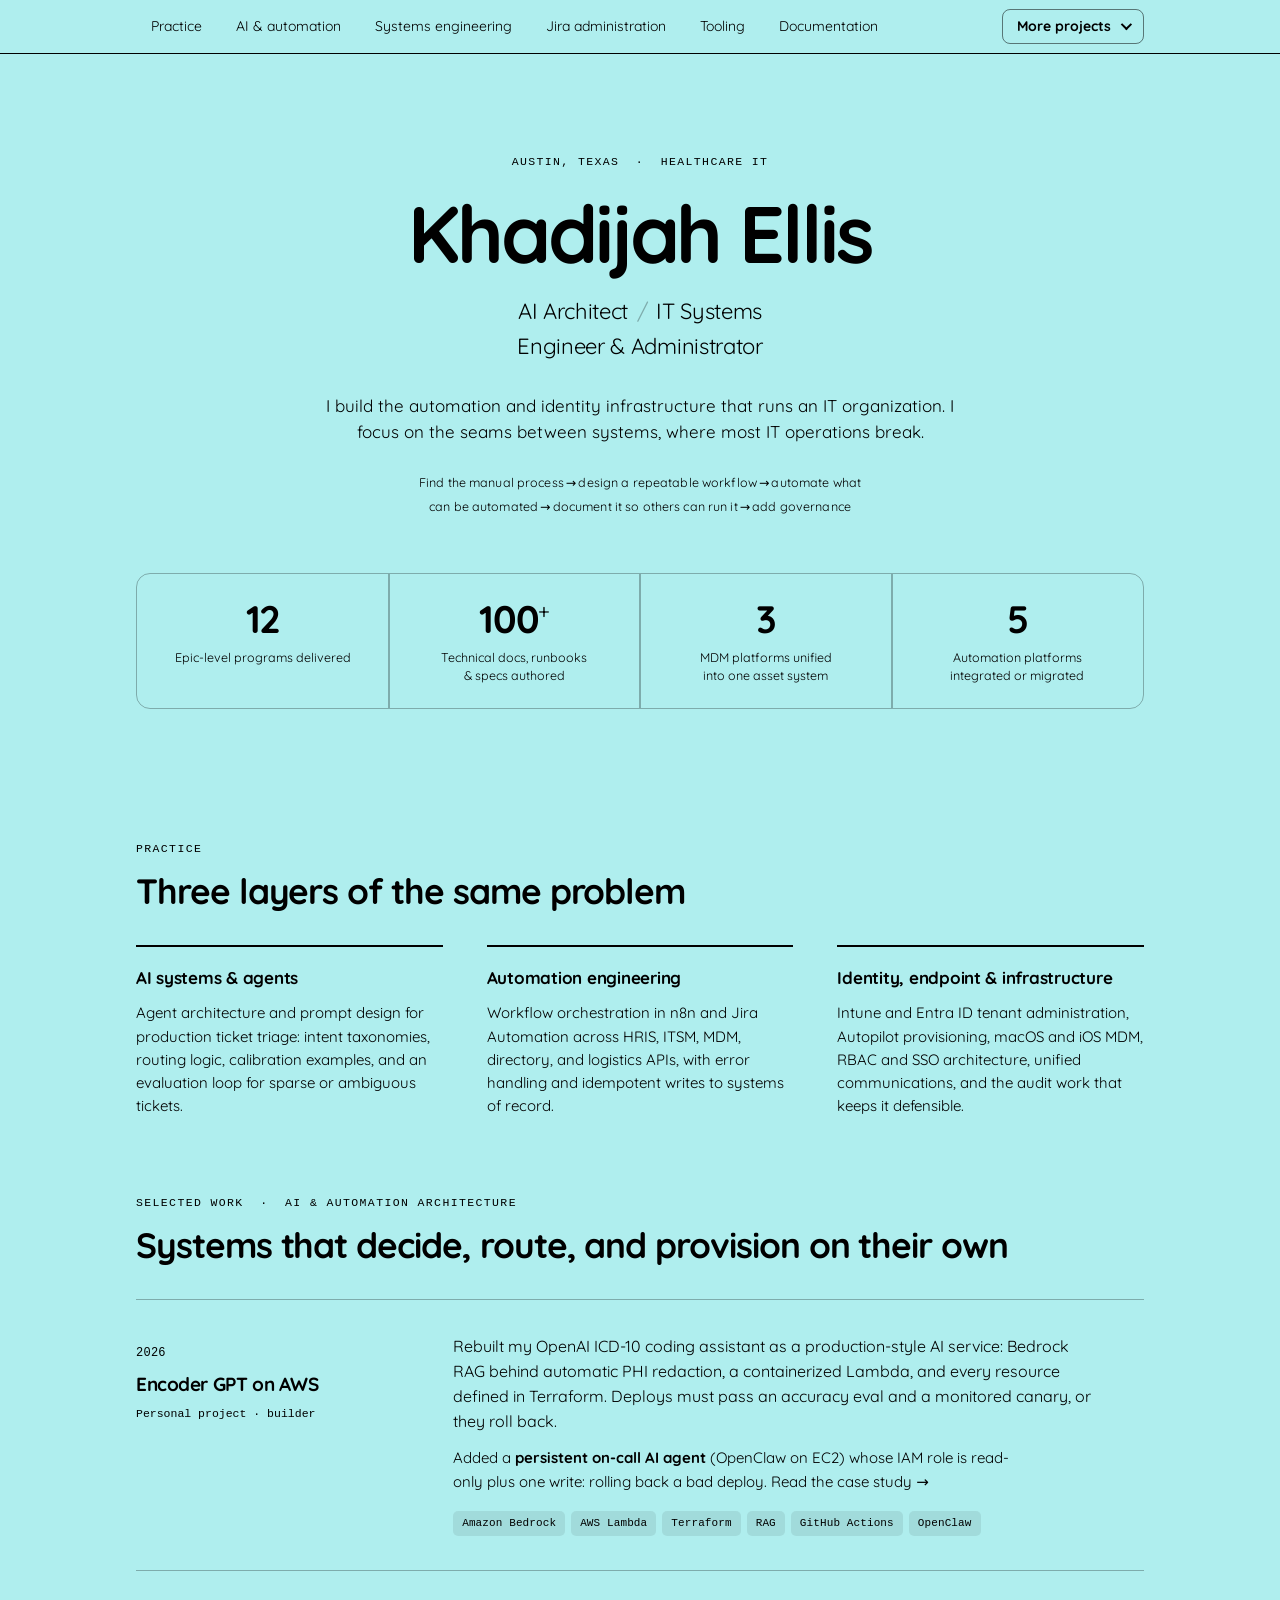
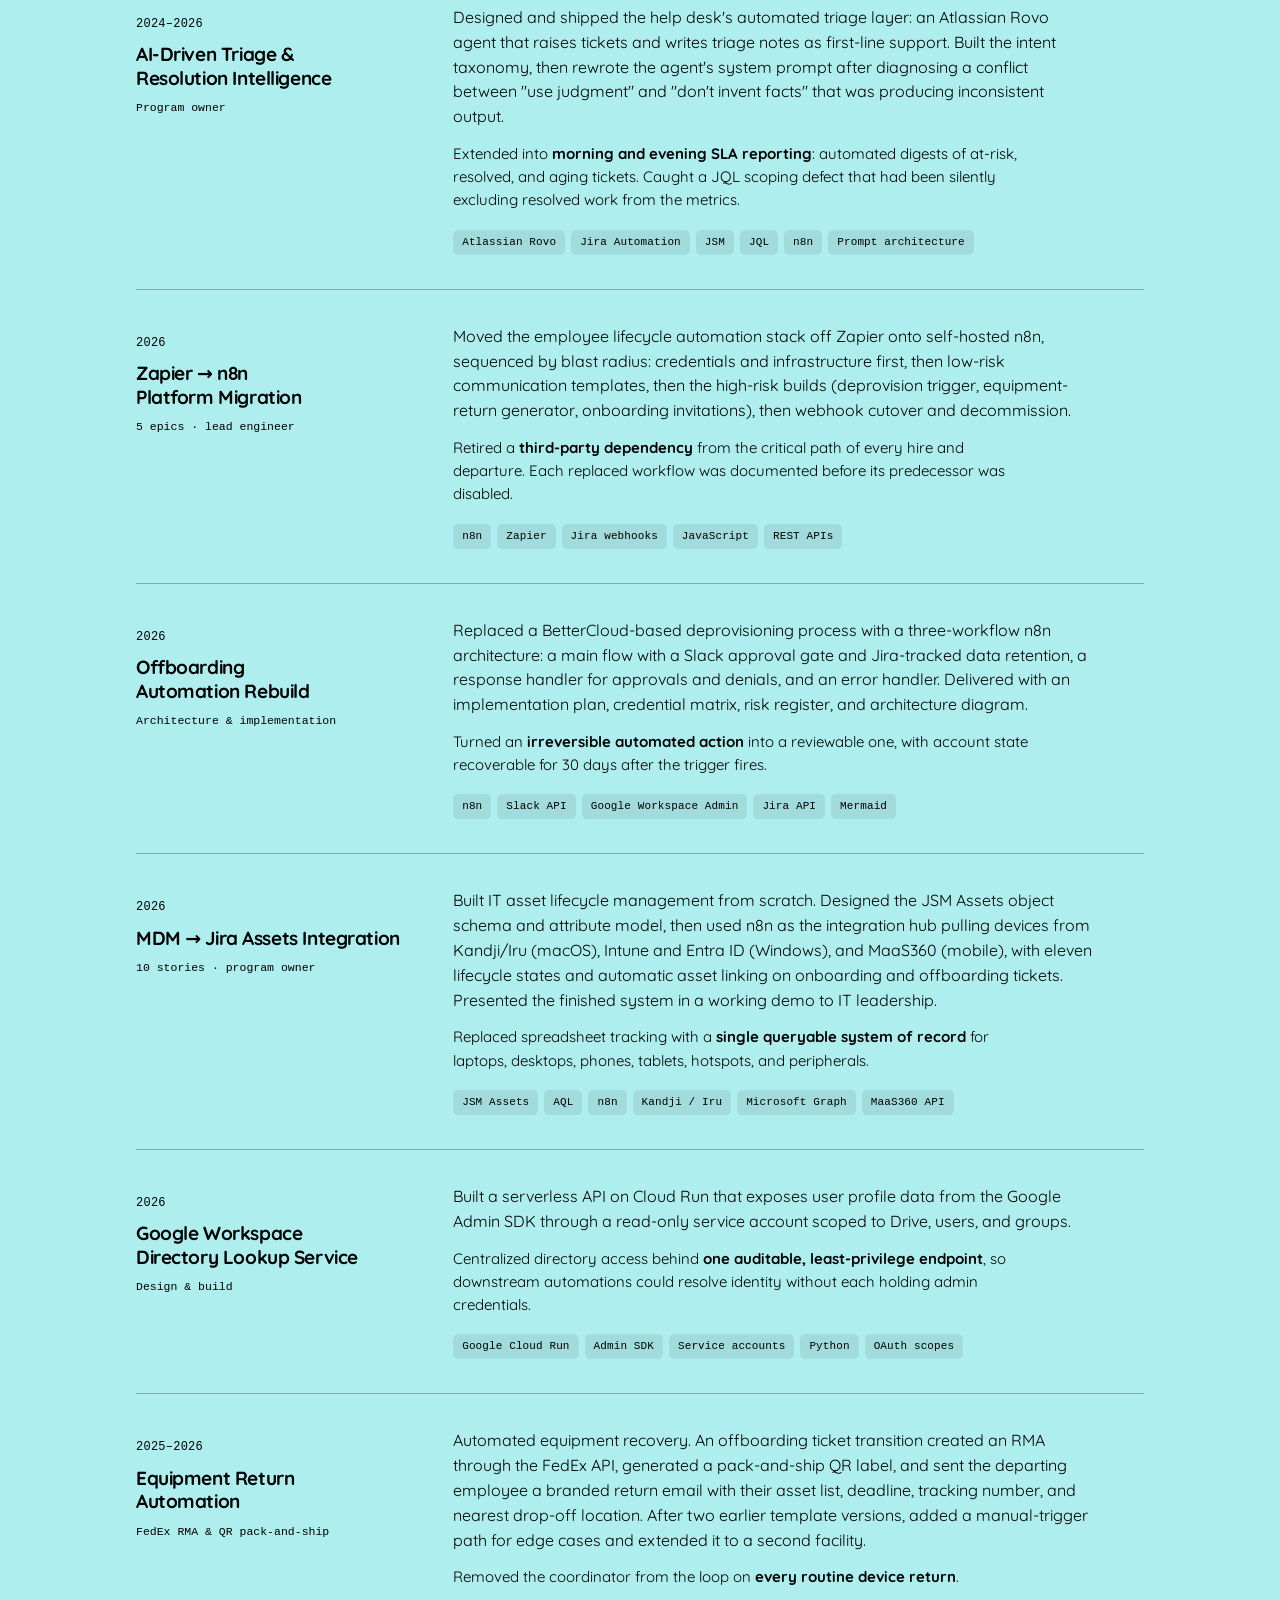
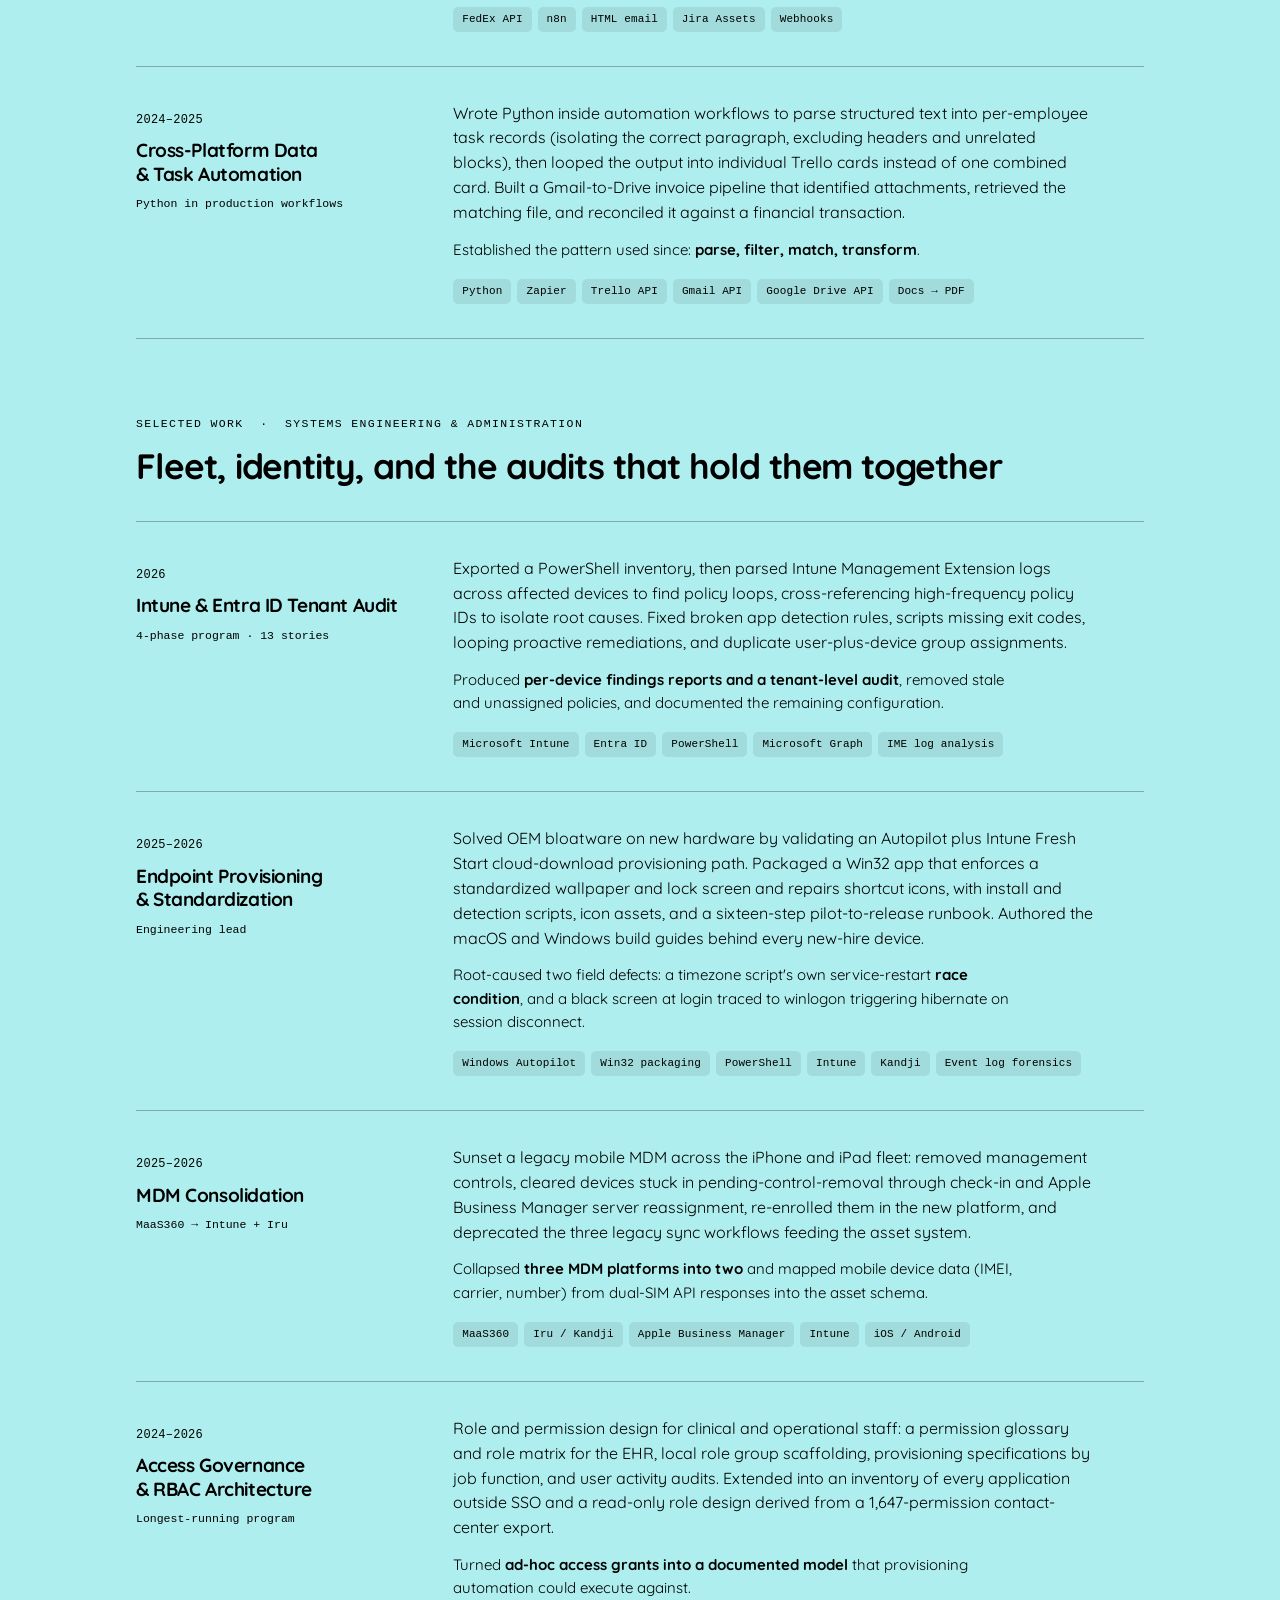
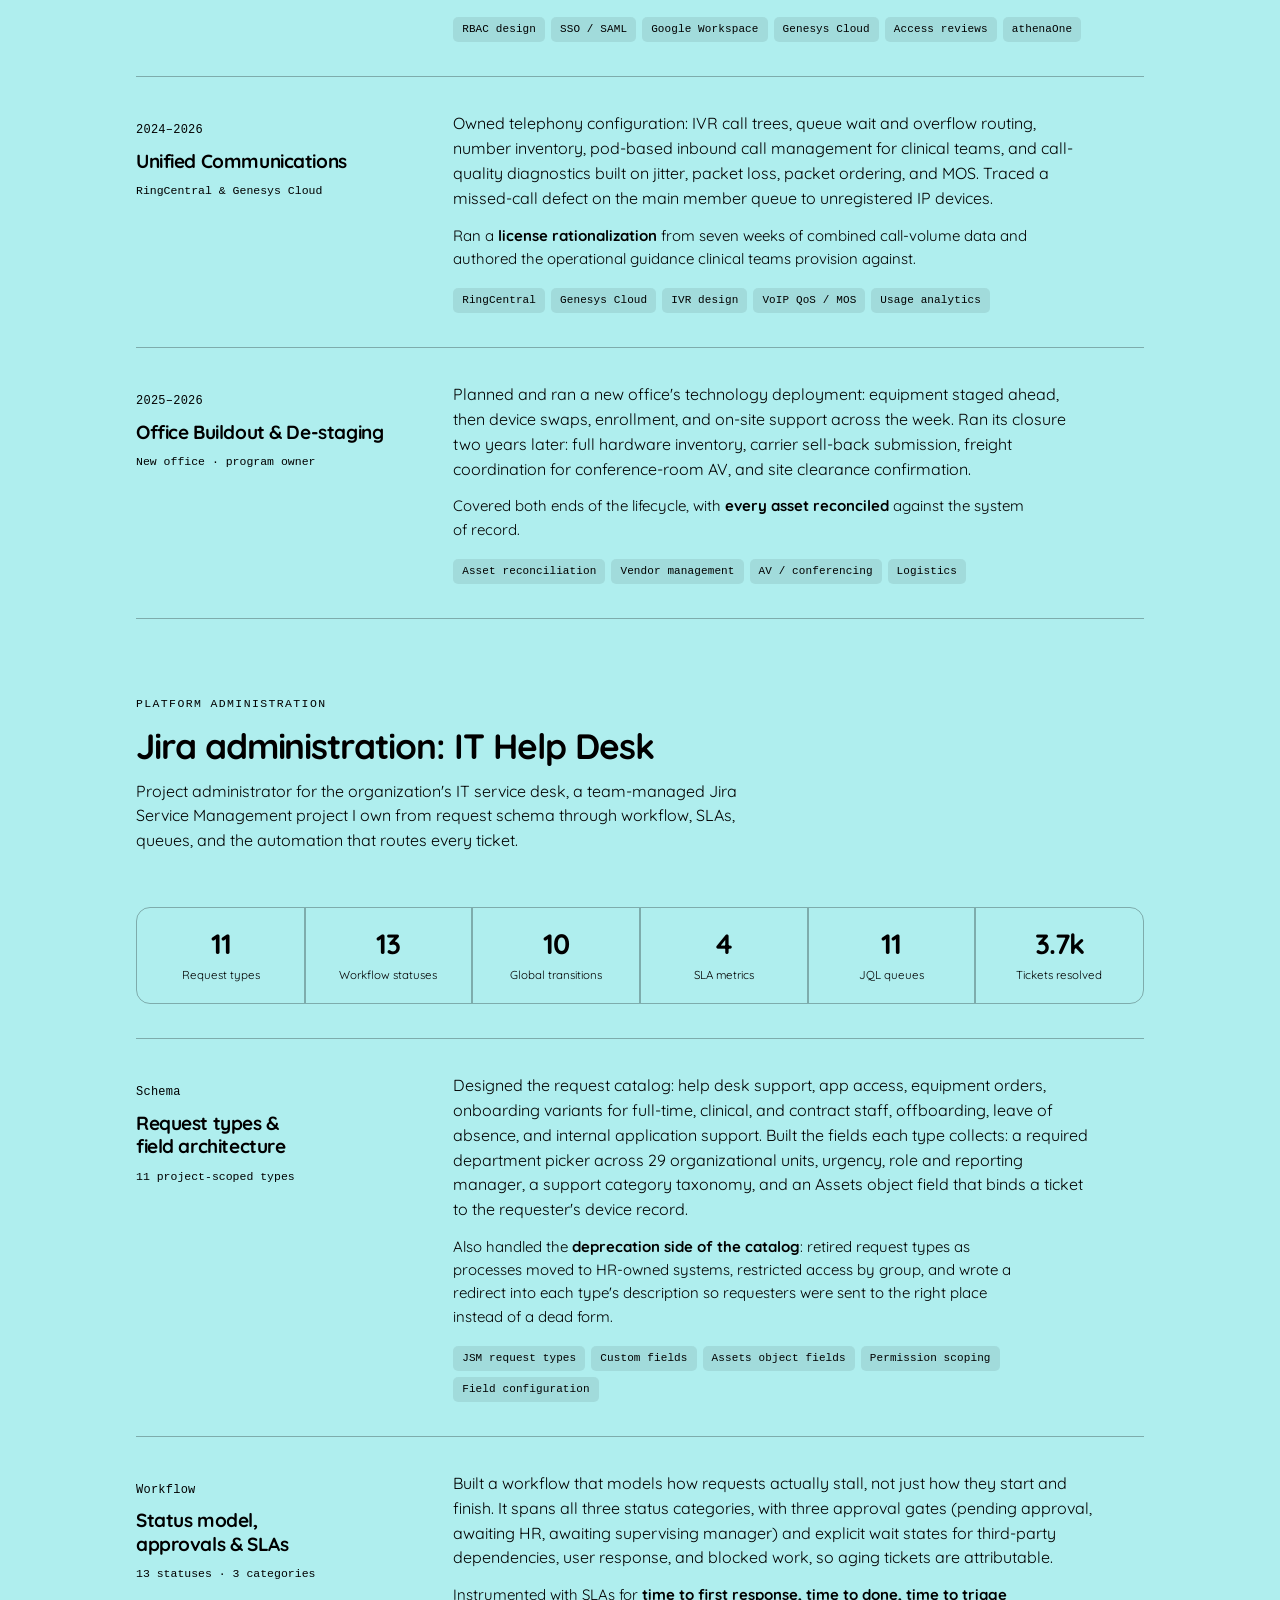
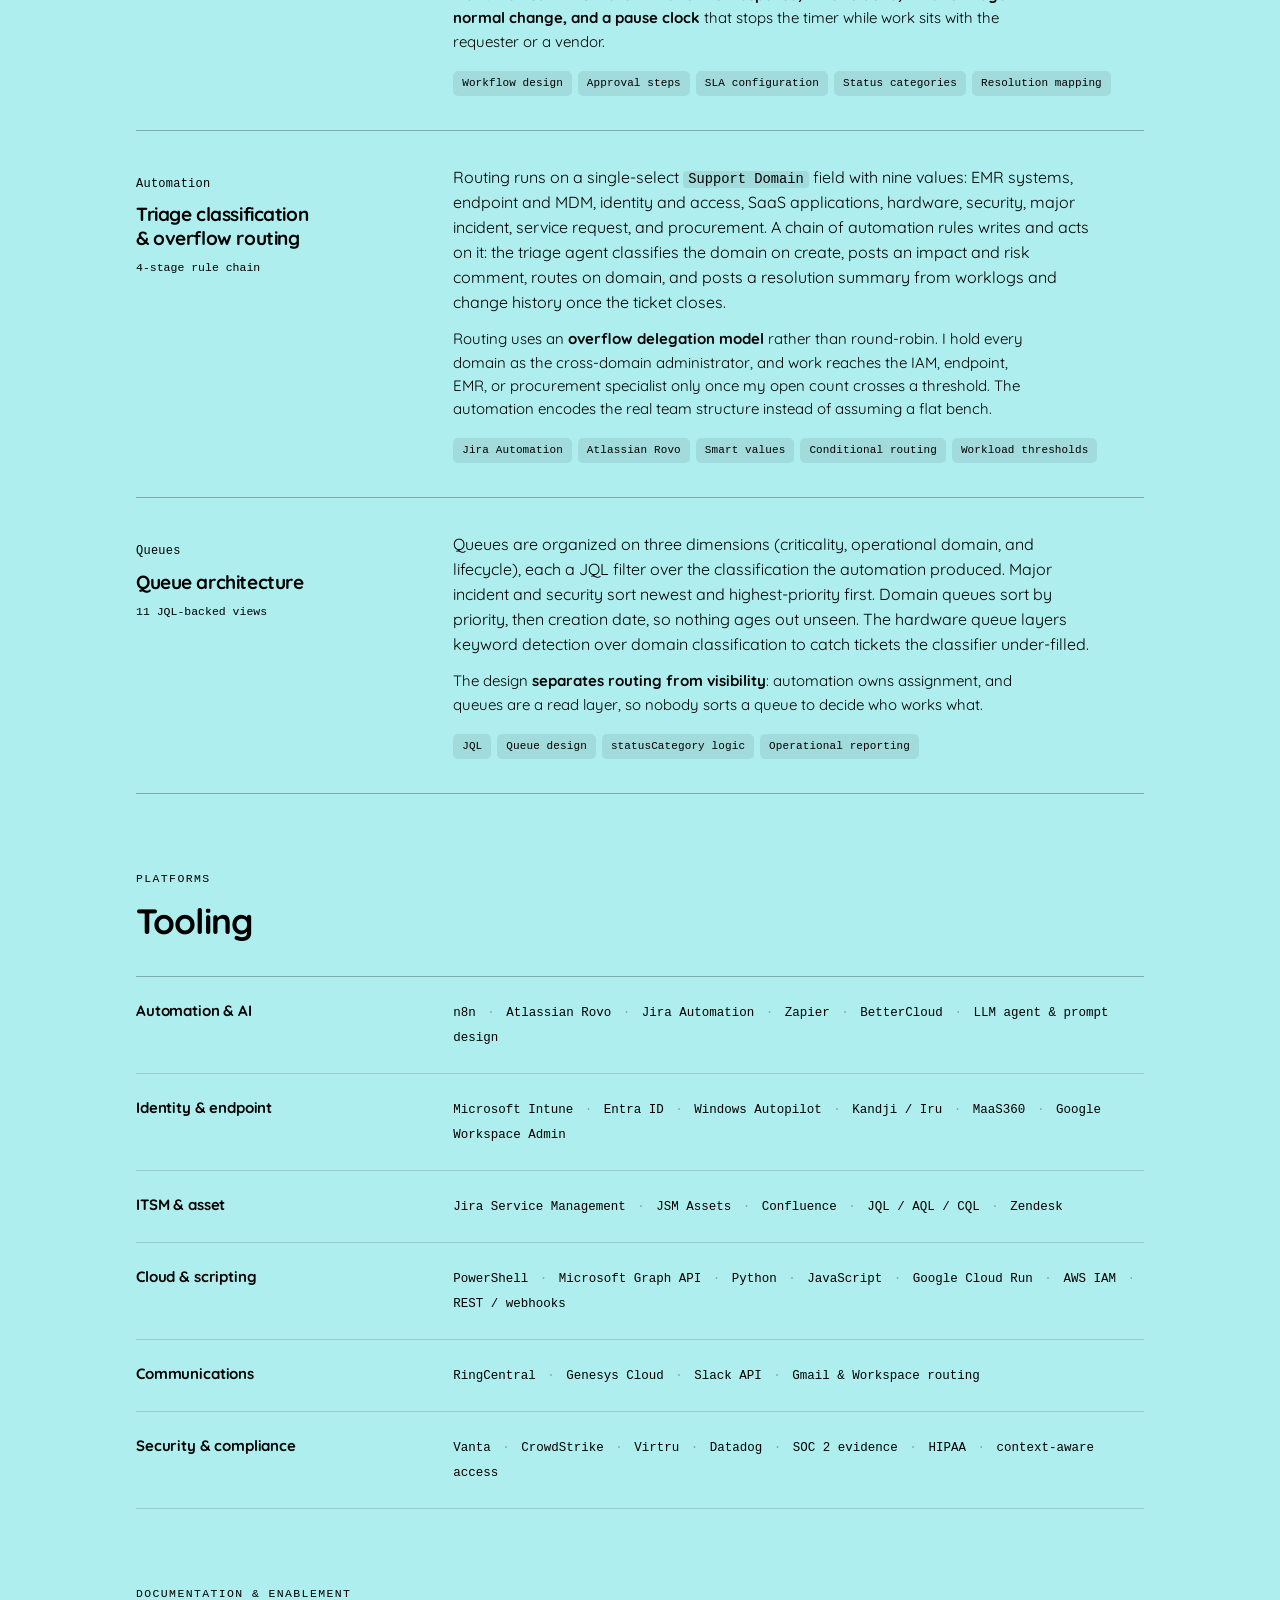
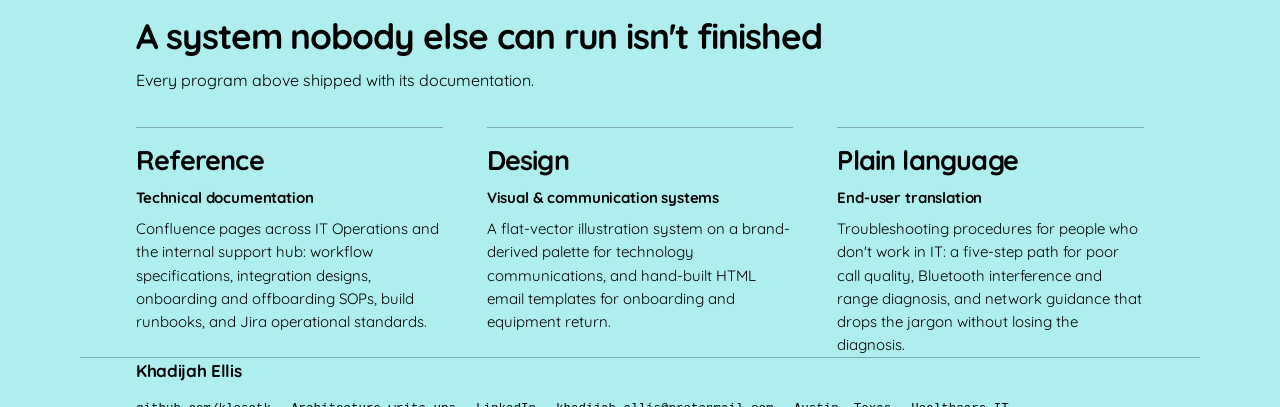
<file: index.html>
<!doctype html>
<html lang="en" data-page="aqua">
<head>
<meta charset="utf-8">
<title>Khadijah Ellis | IT Systems Engineer &amp; Automation Architect</title>
<meta name="description" content="Portfolio of Khadijah Ellis: IT automation, AI agents, identity and endpoint engineering, and Jira administration.">
<meta name="viewport" content="width=device-width, initial-scale=1">
<link rel="canonical" href="https://klosetk.github.io/">
<meta property="og:type" content="website">
<meta property="og:url" content="https://klosetk.github.io/">
<meta property="og:title" content="Khadijah Ellis | IT Systems Engineer &amp; Automation Architect">
<meta property="og:description" content="Portfolio of Khadijah Ellis: IT automation, AI agents, identity and endpoint engineering, and Jira administration.">
<meta property="og:image" content="https://klosetk.github.io/og-image.png?v=3">
<meta property="og:image:width" content="1200">
<meta property="og:image:height" content="630">
<meta name="twitter:card" content="summary_large_image">
<meta name="twitter:image" content="https://klosetk.github.io/og-image.png?v=3">

<style>
  @font-face{font-family:"Quicksand";src:url("fonts/quicksand-regular.woff2?v=3") format("woff2");font-weight:300 500;font-style:normal;font-display:swap}
  @font-face{font-family:"Quicksand";src:url("fonts/quicksand-bold.woff2?v=3") format("woff2");font-weight:600 800;font-style:normal;font-display:swap}
  :root {
    /* Morning dew (light) */
    --ground:      #F0FFE0;
    --surface:     #FAFFF5;
    --ink:         #0A0A0A;
    --ink-2:       #262626;
    --ink-3:       #404040;
    --hairline:    #D3D3D3;
    --hairline-2:  #E6EEEE;
    --accent:      #AFEEEE;
    --accent-ink:  #0A5555;
    --chip-bg:     #DDF6E0;
    --chip-ink:    #24563A;
    --band: linear-gradient(90deg, #AFEEEE 0%, #ADEBB3 55%, #C4C4C4 100%);
    --glow: radial-gradient(60% 60% at 50% 0%, rgba(175,238,238,.6) 0%, rgba(173,235,179,.3) 45%, rgba(240,255,224,0) 100%);

    --sans: "Quicksand", system-ui, -apple-system, "Segoe UI", Helvetica, Arial, sans-serif;
    --mono: ui-monospace, "Roboto Mono", SFMono-Regular, Menlo, Consolas, monospace;

    --col: 1120px;
    --gutter: clamp(20px, 5vw, 56px);
  }

  /* Tokyo sunset (dark) */
  @media (prefers-color-scheme: dark) {
    :root:not([data-theme="light"]) {
      --ground:     #0F1A1B;
      --surface:    #162324;
      --ink:        #E8F7F6;
      --ink-2:      #C4D6D6;
      --ink-3:      #9DB3B3;
      --hairline:   #2B3C3D;
      --hairline-2: #213031;
      --accent:     #AFEEEE;
      --accent-ink: #AFEEEE;
      --chip-bg:    #1D3A32;
      --chip-ink:   #ADEBB3;
      --band: linear-gradient(90deg, #AFEEEE 0%, #ADEBB3 55%, #C4C4C4 100%);
      --glow: radial-gradient(60% 60% at 50% 0%, rgba(175,238,238,.22) 0%, rgba(173,235,179,.1) 45%, rgba(15,26,27,0) 100%);
    }
  }

  :root[data-theme="dark"] {
    --ground:     #0F1A1B;
    --surface:    #162324;
    --ink:        #E8F7F6;
    --ink-2:      #C4D6D6;
    --ink-3:      #9DB3B3;
    --hairline:   #2B3C3D;
    --hairline-2: #213031;
    --accent:     #AFEEEE;
    --accent-ink: #AFEEEE;
    --chip-bg:    #1D3A32;
    --chip-ink:   #ADEBB3;
    --band: linear-gradient(90deg, #AFEEEE 0%, #ADEBB3 55%, #C4C4C4 100%);
    --glow: radial-gradient(60% 60% at 50% 0%, rgba(175,238,238,.22) 0%, rgba(173,235,179,.1) 45%, rgba(15,26,27,0) 100%);
  }

  * { box-sizing: border-box; }

  body {
    margin: 0;
    border-top: 5px solid transparent;
    border-image: var(--band) 1;
    background: var(--ground);
    color: var(--ink);
    font-family: var(--sans);
    font-size: 17px;
    line-height: 1.55;
    -webkit-font-smoothing: antialiased;
    text-rendering: optimizeLegibility;
  }

  .wrap {
    max-width: var(--col);
    margin: 0 auto;
    padding: 0 var(--gutter);
  }

  a { color: var(--accent-ink); text-decoration: none; }
  a:hover { text-decoration: underline; text-underline-offset: 3px; }
  a:focus-visible {
    outline: 2px solid var(--accent);
    outline-offset: 3px;
    border-radius: 3px;
  }

  .eyebrow {
    font-family: var(--mono);
    font-size: 11.5px;
    font-weight: 400;
    letter-spacing: 0.12em;
    text-transform: uppercase;
    color: var(--ink-3);
    margin: 0;
  }

  /* ---------- Hero ---------- */

  .hero {
    background: var(--glow);
    padding: clamp(68px, 10vh, 124px) var(--gutter) clamp(44px, 6vh, 68px);
    text-align: center;
  }

  .hero h1 {
    margin: 22px 0 0;
    font-size: clamp(2.6rem, 7.2vw, 5rem);
    font-weight: 700;
    letter-spacing: -0.038em;
    line-height: 1.02;
    text-wrap: balance;
  }

  .roles {
    margin: 20px auto 0;
    font-size: clamp(1.0625rem, 2.3vw, 1.375rem);
    font-weight: 400;
    letter-spacing: -0.014em;
    color: var(--ink-2);
    max-width: 30ch;
    text-wrap: balance;
  }
  .roles .sep { color: var(--hairline); font-weight: 400; padding: 0 3px; }

  .positioning {
    margin: 30px auto 0;
    max-width: 64ch;
    font-size: 1.0625rem;
    color: var(--ink-2);
    text-wrap: pretty;
  }

  .method {
    margin: 26px auto 0;
    max-width: 66ch;
    font-family: var(--sans);
    font-size: 12.5px;
    line-height: 1.9;
    color: var(--ink-3);
    letter-spacing: 0.01em;
  }
  .method b { color: var(--ink-2); font-weight: 400; }
  .method .arrow { color: var(--accent); padding: 0 2px; }

  /* ---------- Metric band ---------- */

  .metrics {
    display: grid;
    grid-template-columns: repeat(4, 1fr);
    gap: 1px;
    margin: clamp(44px, 6vh, 72px) 0 0;
    background: var(--hairline);
    border: 1px solid var(--hairline);
    border-radius: 14px;
    overflow: hidden;
  }
  .metric {
    background: var(--surface);
    padding: 26px 20px 24px;
    text-align: center;
  }
  .metrics.six { grid-template-columns: repeat(6, 1fr); }
  .metrics.six .metric { padding: 22px 12px 20px; }
  .metrics.six .fig { font-size: clamp(1.375rem, 2.6vw, 1.75rem); }
  .metrics.six .cap { font-size: 11.5px; margin-top: 9px; }
  .metric .fig {
    display: block;
    font-size: clamp(1.75rem, 4vw, 2.4rem);
    font-weight: 700;
    letter-spacing: -0.035em;
    font-variant-numeric: tabular-nums;
    line-height: 1;
  }
  .metric .fig sup {
    font-size: 0.55em;
    font-weight: 400;
    top: -0.55em;
  }
  .metric .cap {
    display: block;
    margin-top: 11px;
    font-size: 12.5px;
    line-height: 1.4;
    color: var(--ink-3);
    text-wrap: balance;
  }

  /* ---------- Sections ---------- */

  section.wrap { padding-top: clamp(60px, 8.5vh, 104px); }

  .sec-head { margin-bottom: 34px; }
  .sec-head h2 {
    margin: 14px 0 0;
    font-size: clamp(1.6rem, 3.4vw, 2.2rem);
    font-weight: 700;
    letter-spacing: -0.03em;
    line-height: 1.12;
    text-wrap: balance;
  }
  .sec-head p.lede {
    margin: 12px 0 0;
    max-width: 62ch;
    color: var(--ink-3);
    font-size: 1rem;
  }

  /* ---------- Capability columns ---------- */

  .caps {
    display: grid;
    grid-template-columns: repeat(3, 1fr);
    gap: clamp(24px, 3.5vw, 44px);
  }
  .cap-col { border-top: 2px solid var(--accent); padding-top: 18px; }
  .cap-col h3 {
    margin: 0;
    font-size: 1.0625rem;
    font-weight: 700;
    letter-spacing: -0.015em;
  }
  .cap-col p {
    margin: 10px 0 0;
    font-size: 0.9375rem;
    color: var(--ink-3);
  }

  /* ---------- Project rows ---------- */

  .rows { border-top: 1px solid var(--hairline); }

  .row {
    display: grid;
    grid-template-columns: 266px 1fr;
    gap: clamp(20px, 4vw, 56px);
    padding: 34px 0;
    border-bottom: 1px solid var(--hairline);
  }

  .row-meta { padding-top: 3px; }
  .row-meta .yr {
    font-family: var(--mono);
    font-size: 12px;
    font-variant-numeric: tabular-nums;
    color: var(--ink-3);
    letter-spacing: 0.02em;
  }
  .row-meta h3 {
    margin: 9px 0 0;
    font-size: 1.1875rem;
    font-weight: 700;
    letter-spacing: -0.022em;
    line-height: 1.24;
    text-wrap: balance;
  }
  .row-meta .ref {
    display: block;
    margin-top: 9px;
    font-family: var(--mono);
    font-size: 11.5px;
    color: var(--ink-3);
  }

  .row-body p {
    margin: 0;
    color: var(--ink-2);
    font-size: 1rem;
    max-width: 64ch;
  }
  .row-body p.result {
    margin-top: 13px;
    font-size: 0.9375rem;
    color: var(--ink);
    max-width: 64ch;
  }
  .row-body p.result strong {
    font-weight: 700;
    color: var(--accent-ink);
  }
  .row-body code {
    font-family: var(--mono);
    font-size: 0.86em;
    background: var(--chip-bg);
    color: var(--chip-ink);
    padding: 1px 5px;
    border-radius: 4px;
  }

  .chips {
    display: flex;
    flex-wrap: wrap;
    gap: 6px;
    margin: 18px 0 0;
    padding: 0;
    list-style: none;
  }
  .chips li {
    font-family: var(--mono);
    font-size: 11px;
    letter-spacing: 0.01em;
    background: var(--chip-bg);
    color: var(--chip-ink);
    padding: 4px 9px;
    border-radius: 5px;
    white-space: nowrap;
  }

  /* ---------- Stack ---------- */

  .stack { border-top: 1px solid var(--hairline); margin: 0; }
  .stack-row {
    display: grid;
    grid-template-columns: 266px 1fr;
    gap: clamp(20px, 4vw, 56px);
    padding: 22px 0;
    border-bottom: 1px solid var(--hairline-2);
    align-items: baseline;
  }
  .stack-row dt {
    font-size: 0.9375rem;
    font-weight: 700;
    letter-spacing: -0.01em;
  }
  .stack-row dd {
    margin: 0;
    font-family: var(--mono);
    font-size: 12.5px;
    line-height: 2;
    color: var(--ink-2);
  }
  .stack-row dd span.d { color: var(--hairline); padding: 0 4px; }

  /* ---------- Enablement / footer ---------- */

  .three {
    display: grid;
    grid-template-columns: repeat(3, 1fr);
    gap: clamp(24px, 3.5vw, 44px);
  }
  .w-item { border-top: 1px solid var(--hairline); padding-top: 18px; }
  .w-item .fig {
    display: block;
    font-size: 1.6875rem;
    font-weight: 700;
    letter-spacing: -0.03em;
    font-variant-numeric: tabular-nums;
    line-height: 1.1;
  }
  .w-item h3 {
    margin: 10px 0 0;
    font-size: 0.9375rem;
    font-weight: 700;
    letter-spacing: -0.01em;
  }
  .w-item p {
    margin: 8px 0 0;
    font-size: 0.9375rem;
    color: var(--ink-3);
  }

  footer {
    margin-top: clamp(68px, 9vh, 108px);
    border-top: 1px solid var(--hairline);
    padding: 40px 0 68px;
    display: flex;
    flex-wrap: wrap;
    gap: 16px 40px;
    align-items: baseline;
    justify-content: space-between;
  }
  footer .name {
    font-size: 1.0625rem;
    font-weight: 700;
    letter-spacing: -0.02em;
  }
  footer .meta {
    font-family: var(--mono);
    font-size: 12.5px;
    color: var(--ink-3);
    display: flex;
    flex-wrap: wrap;
    gap: 8px 20px;
  }

  @media (max-width: 940px) {
    .metrics { grid-template-columns: repeat(2, 1fr); }
    .metrics.six { grid-template-columns: repeat(3, 1fr); }
    .caps, .three { grid-template-columns: 1fr; gap: 26px; }
  }

  @media (max-width: 720px) {
    body { font-size: 16px; }
    .row, .stack-row { grid-template-columns: 1fr; gap: 14px; }
    .stack-row { padding: 18px 0; }
    .method { text-align: left; }
  }

  @media (prefers-reduced-motion: reduce) {
    * { animation: none !important; transition: none !important; }
  }
</style>
<link rel="stylesheet" href="theme.css?v=4">
<link rel="preload" href="fonts/quicksand-regular.woff2?v=3" as="font" type="font/woff2" crossorigin>
<link rel="stylesheet" href="site-nav.css?v=3">
</head>
<body>

<main>

  <header class="hero wrap">
    <p class="eyebrow">Austin, Texas &nbsp;·&nbsp; Healthcare IT</p>
    <h1>Khadijah Ellis</h1>
    <p class="roles">AI Architect <span class="sep">/</span> IT Systems Engineer &amp; Administrator</p>
    <p class="positioning">
      I build the automation and identity infrastructure that runs an IT organization. I focus on
      the seams between systems, where most IT operations break.
    </p>
    <p class="method">
      <b>Find the manual process</b><span class="arrow">→</span><b>design a repeatable workflow</b><span class="arrow">→</span><b>automate what can be automated</b><span class="arrow">→</span><b>document it so others can run it</b><span class="arrow">→</span><b>add governance</b>
    </p>

    <div class="metrics">
      <div class="metric">
        <span class="fig">12</span>
        <span class="cap">Epic-level programs delivered</span>
      </div>
      <div class="metric">
        <span class="fig">100<sup>+</sup></span>
        <span class="cap">Technical docs, runbooks &amp; specs authored</span>
      </div>
      <div class="metric">
        <span class="fig">3</span>
        <span class="cap">MDM platforms unified into one asset system</span>
      </div>
      <div class="metric">
        <span class="fig">5</span>
        <span class="cap">Automation platforms integrated or migrated</span>
      </div>
    </div>
  </header>

  <nav class="sn-static wrap" aria-label="Navigation menu">
    <div class="sn-card">
      <div class="sn-head">
        <p class="sn-title">Navigation menu</p>
        <details class="sn-more"><summary>More projects</summary><div class="sn-drop"><a href="./" aria-current="page"><strong>Portfolio home</strong><span class="d">IT automation, identity, and Jira administration</span></a><a href="encoder-gpt/"><strong>Encoder GPT on AWS</strong><span class="d">AI platform: Bedrock, Lambda, Terraform</span></a><a href="interior-design-system/"><strong>Interior Design System</strong><span class="d">AI prompt architecture, tested on a loft</span></a><a href="https://github.com/klosetk/it-automation-portfolio" target="_blank" rel="noopener noreferrer"><strong>Architecture write-ups</strong><span class="d">IT automation write-ups on GitHub</span></a></div></details>
      </div>
      <div class="sn-links"><a href="#practice">Practice</a><a href="#ai-automation">AI &amp; automation</a><a href="#systems">Systems engineering</a><a href="#jira">Jira administration</a><a href="#tooling">Tooling</a><a href="#docs">Documentation</a></div>
    </div>
  </nav>

  <section class="wrap" id="practice">
    <div class="sec-head">
      <p class="eyebrow">Practice</p>
      <h2>Three layers of the same problem</h2>
    </div>

    <div class="caps">
      <div class="cap-col">
        <h3>AI systems &amp; agents</h3>
        <p>
          Agent architecture and prompt design for production ticket triage: intent taxonomies,
          routing logic, calibration examples, and an evaluation loop for sparse or ambiguous
          tickets.
        </p>
      </div>
      <div class="cap-col">
        <h3>Automation engineering</h3>
        <p>
          Workflow orchestration in n8n and Jira Automation across HRIS, ITSM, MDM, directory, and
          logistics APIs, with error handling and idempotent writes to systems of record.
        </p>
      </div>
      <div class="cap-col">
        <h3>Identity, endpoint &amp; infrastructure</h3>
        <p>
          Intune and Entra ID tenant administration, Autopilot provisioning, macOS and iOS MDM, RBAC
          and SSO architecture, unified communications, and the audit work that keeps it defensible.
        </p>
      </div>
    </div>
  </section>

  <section class="wrap" id="ai-automation">
    <div class="sec-head">
      <p class="eyebrow">Selected work &nbsp;·&nbsp; AI &amp; automation architecture</p>
      <h2>Systems that decide, route, and provision on their own</h2>
    </div>

    <div class="rows">

      <article class="row">
        <div class="row-meta">
          <span class="yr">2026</span>
          <h3><a href="encoder-gpt/">Encoder GPT on AWS</a></h3>
          <span class="ref">Personal project · builder</span>
        </div>
        <div class="row-body">
          <p>
            Rebuilt my OpenAI ICD-10 coding assistant as a production-style AI service: Bedrock RAG
            behind automatic PHI redaction, a containerized Lambda, and every resource defined in
            Terraform. Deploys must pass an accuracy eval and a monitored canary, or they roll back.
          </p>
          <p class="result">
            Added a <strong>persistent on-call AI agent</strong> (OpenClaw on EC2) whose IAM role is
            read-only plus one write: rolling back a bad deploy. <a href="encoder-gpt/">Read the case study &rarr;</a>
          </p>
          <ul class="chips">
            <li>Amazon Bedrock</li><li>AWS Lambda</li><li>Terraform</li><li>RAG</li><li>GitHub Actions</li><li>OpenClaw</li>
          </ul>
        </div>
      </article>

      <article class="row">
        <div class="row-meta">
          <span class="yr">2024–2026</span>
          <h3>AI-Driven Triage &amp; Resolution Intelligence</h3>
          <span class="ref">Program owner</span>
        </div>
        <div class="row-body">
          <p>
            Designed and shipped the help desk's automated triage layer: an Atlassian Rovo agent
            that raises tickets and writes triage notes as first-line support. Built the intent
            taxonomy, then rewrote the agent's system prompt after diagnosing a conflict between
            "use judgment" and "don't invent facts" that was producing inconsistent output.
          </p>
          <p class="result">
            Extended into <strong>morning and evening SLA reporting</strong>: automated digests of
            at-risk, resolved, and aging tickets. Caught a JQL scoping defect that had been silently
            excluding resolved work from the metrics.
          </p>
          <ul class="chips">
            <li>Atlassian Rovo</li><li>Jira Automation</li><li>JSM</li><li>JQL</li><li>n8n</li><li>Prompt architecture</li>
          </ul>
        </div>
      </article>

      <article class="row">
        <div class="row-meta">
          <span class="yr">2026</span>
          <h3>Zapier → n8n Platform Migration</h3>
          <span class="ref">5 epics · lead engineer</span>
        </div>
        <div class="row-body">
          <p>
            Moved the employee lifecycle automation stack off Zapier onto self-hosted n8n, sequenced
            by blast radius: credentials and infrastructure first, then low-risk communication
            templates, then the high-risk builds (deprovision trigger, equipment-return generator,
            onboarding invitations), then webhook cutover and decommission.
          </p>
          <p class="result">
            Retired a <strong>third-party dependency</strong> from the critical path of every hire
            and departure. Each replaced workflow was documented before its predecessor was
            disabled.
          </p>
          <ul class="chips">
            <li>n8n</li><li>Zapier</li><li>Jira webhooks</li><li>JavaScript</li><li>REST APIs</li>
          </ul>
        </div>
      </article>

      <article class="row">
        <div class="row-meta">
          <span class="yr">2026</span>
          <h3>Offboarding Automation Rebuild</h3>
          <span class="ref">Architecture &amp; implementation</span>
        </div>
        <div class="row-body">
          <p>
            Replaced a BetterCloud-based deprovisioning process with a three-workflow n8n
            architecture: a main flow with a Slack approval gate and Jira-tracked data retention, a
            response handler for approvals and denials, and an error handler. Delivered with an
            implementation plan, credential matrix, risk register, and architecture diagram.
          </p>
          <p class="result">
            Turned an <strong>irreversible automated action</strong> into a reviewable one, with
            account state recoverable for 30 days after the trigger fires.
          </p>
          <ul class="chips">
            <li>n8n</li><li>Slack API</li><li>Google Workspace Admin</li><li>Jira API</li><li>Mermaid</li>
          </ul>
        </div>
      </article>

      <article class="row">
        <div class="row-meta">
          <span class="yr">2026</span>
          <h3>MDM → Jira Assets Integration</h3>
          <span class="ref">10 stories · program owner</span>
        </div>
        <div class="row-body">
          <p>
            Built IT asset lifecycle management from scratch. Designed the JSM Assets object schema and attribute model, then used n8n as the integration hub pulling devices from
            Kandji/Iru (macOS), Intune and Entra ID (Windows), and MaaS360 (mobile), with eleven
            lifecycle states and automatic asset linking on onboarding and offboarding tickets.
            Presented the finished system in a working demo to IT leadership.
          </p>
          <p class="result">
            Replaced spreadsheet tracking with a <strong>single queryable system of record</strong>
            for laptops, desktops, phones, tablets, hotspots, and peripherals.
          </p>
          <ul class="chips">
            <li>JSM Assets</li><li>AQL</li><li>n8n</li><li>Kandji / Iru</li><li>Microsoft Graph</li><li>MaaS360 API</li>
          </ul>
        </div>
      </article>

      <article class="row">
        <div class="row-meta">
          <span class="yr">2026</span>
          <h3>Google Workspace Directory Lookup Service</h3>
          <span class="ref">Design &amp; build</span>
        </div>
        <div class="row-body">
          <p>
            Built a serverless API on Cloud Run that exposes user profile data from the Google Admin
            SDK through a read-only service account scoped to Drive, users, and groups.
          </p>
          <p class="result">
            Centralized directory access behind <strong>one auditable, least-privilege
            endpoint</strong>, so downstream automations could resolve identity without each holding
            admin credentials.
          </p>
          <ul class="chips">
            <li>Google Cloud Run</li><li>Admin SDK</li><li>Service accounts</li><li>Python</li><li>OAuth scopes</li>
          </ul>
        </div>
      </article>

      <article class="row">
        <div class="row-meta">
          <span class="yr">2025–2026</span>
          <h3>Equipment Return Automation</h3>
          <span class="ref">FedEx RMA &amp; QR pack-and-ship</span>
        </div>
        <div class="row-body">
          <p>
            Automated equipment recovery. An offboarding ticket transition created an RMA through
            the FedEx API, generated a pack-and-ship QR label, and sent the departing employee a
            branded return email with their asset list, deadline, tracking number, and nearest
            drop-off location. After two earlier template versions, added a manual-trigger path for
            edge cases and extended it to a second facility.
          </p>
          <p class="result">
            Removed the coordinator from the loop on <strong>every routine device return</strong>.
          </p>
          <ul class="chips">
            <li>FedEx API</li><li>n8n</li><li>HTML email</li><li>Jira Assets</li><li>Webhooks</li>
          </ul>
        </div>
      </article>

      <article class="row">
        <div class="row-meta">
          <span class="yr">2024–2025</span>
          <h3>Cross-Platform Data &amp; Task Automation</h3>
          <span class="ref">Python in production workflows</span>
        </div>
        <div class="row-body">
          <p>
            Wrote Python inside automation workflows to parse structured text into per-employee task
            records (isolating the correct paragraph, excluding headers and unrelated blocks), then
            looped the output into individual Trello cards instead of one combined card. Built a
            Gmail-to-Drive invoice pipeline that identified attachments, retrieved the matching
            file, and reconciled it against a financial transaction.
          </p>
          <p class="result">
            Established the pattern used since: <strong>parse, filter, match, transform</strong>.
          </p>
          <ul class="chips">
            <li>Python</li><li>Zapier</li><li>Trello API</li><li>Gmail API</li><li>Google Drive API</li><li>Docs → PDF</li>
          </ul>
        </div>
      </article>

    </div>
  </section>

  <section class="wrap" id="systems">
    <div class="sec-head">
      <p class="eyebrow">Selected work &nbsp;·&nbsp; Systems engineering &amp; administration</p>
      <h2>Fleet, identity, and the audits that hold them together</h2>
    </div>

    <div class="rows">

      <article class="row">
        <div class="row-meta">
          <span class="yr">2026</span>
          <h3>Intune &amp; Entra ID Tenant Audit</h3>
          <span class="ref">4-phase program · 13 stories</span>
        </div>
        <div class="row-body">
          <p>
            Exported a PowerShell inventory, then parsed Intune Management Extension logs across
            affected devices to find policy loops, cross-referencing high-frequency policy IDs to
            isolate root causes. Fixed broken app detection rules, scripts missing exit codes,
            looping proactive remediations, and duplicate user-plus-device group assignments.
          </p>
          <p class="result">
            Produced <strong>per-device findings reports and a tenant-level audit</strong>, removed
            stale and unassigned policies, and documented the remaining configuration.
          </p>
          <ul class="chips">
            <li>Microsoft Intune</li><li>Entra ID</li><li>PowerShell</li><li>Microsoft Graph</li><li>IME log analysis</li>
          </ul>
        </div>
      </article>

      <article class="row">
        <div class="row-meta">
          <span class="yr">2025–2026</span>
          <h3>Endpoint Provisioning &amp; Standardization</h3>
          <span class="ref">Engineering lead</span>
        </div>
        <div class="row-body">
          <p>
            Solved OEM bloatware on new hardware by validating an Autopilot plus Intune Fresh Start
            cloud-download provisioning path. Packaged a Win32 app that enforces a standardized
            wallpaper and lock screen and repairs shortcut icons, with install and detection
            scripts, icon assets, and a sixteen-step pilot-to-release runbook. Authored the macOS
            and Windows build guides behind every new-hire device.
          </p>
          <p class="result">
            Root-caused two field defects: a timezone script's own service-restart <strong>race
            condition</strong>, and a black screen at login traced to winlogon triggering hibernate
            on session disconnect.
          </p>
          <ul class="chips">
            <li>Windows Autopilot</li><li>Win32 packaging</li><li>PowerShell</li><li>Intune</li><li>Kandji</li><li>Event log forensics</li>
          </ul>
        </div>
      </article>

      <article class="row">
        <div class="row-meta">
          <span class="yr">2025–2026</span>
          <h3>MDM Consolidation</h3>
          <span class="ref">MaaS360 → Intune + Iru</span>
        </div>
        <div class="row-body">
          <p>
            Sunset a legacy mobile MDM across the iPhone and iPad fleet: removed management
            controls, cleared devices stuck in pending-control-removal through check-in and Apple
            Business Manager server reassignment, re-enrolled them in the new platform, and
            deprecated the three legacy sync workflows feeding the asset system.
          </p>
          <p class="result">
            Collapsed <strong>three MDM platforms into two</strong> and mapped mobile device data
            (IMEI, carrier, number) from dual-SIM API responses into the asset schema.
          </p>
          <ul class="chips">
            <li>MaaS360</li><li>Iru / Kandji</li><li>Apple Business Manager</li><li>Intune</li><li>iOS / Android</li>
          </ul>
        </div>
      </article>

      <article class="row">
        <div class="row-meta">
          <span class="yr">2024–2026</span>
          <h3>Access Governance &amp; RBAC Architecture</h3>
          <span class="ref">Longest-running program</span>
        </div>
        <div class="row-body">
          <p>
            Role and permission design for clinical and operational staff: a permission glossary and
            role matrix for the EHR, local role group scaffolding, provisioning specifications by
            job function, and user activity audits. Extended into an inventory of every application
            outside SSO and a read-only role design derived from a 1,647-permission contact-center
            export.
          </p>
          <p class="result">
            Turned <strong>ad-hoc access grants into a documented model</strong> that provisioning
            automation could execute against.
          </p>
          <ul class="chips">
            <li>RBAC design</li><li>SSO / SAML</li><li>Google Workspace</li><li>Genesys Cloud</li><li>Access reviews</li><li>athenaOne</li>
          </ul>
        </div>
      </article>

      <article class="row">
        <div class="row-meta">
          <span class="yr">2024–2026</span>
          <h3>Unified Communications</h3>
          <span class="ref">RingCentral &amp; Genesys Cloud</span>
        </div>
        <div class="row-body">
          <p>
            Owned telephony configuration: IVR call trees, queue wait and overflow routing, number
            inventory, pod-based inbound call management for clinical teams, and call-quality
            diagnostics built on jitter, packet loss, packet ordering, and MOS. Traced a missed-call
            defect on the main member queue to unregistered IP devices.
          </p>
          <p class="result">
            Ran a <strong>license rationalization</strong> from seven weeks of combined call-volume
            data and authored the operational guidance clinical teams provision against.
          </p>
          <ul class="chips">
            <li>RingCentral</li><li>Genesys Cloud</li><li>IVR design</li><li>VoIP QoS / MOS</li><li>Usage analytics</li>
          </ul>
        </div>
      </article>

      <article class="row">
        <div class="row-meta">
          <span class="yr">2025–2026</span>
          <h3>Office Buildout &amp; De-staging</h3>
          <span class="ref">New office · program owner</span>
        </div>
        <div class="row-body">
          <p>
            Planned and ran a new office's technology deployment: equipment staged ahead, then device swaps, enrollment, and on-site support across the week. Ran its closure two
            years later: full hardware inventory, carrier sell-back submission, freight coordination
            for conference-room AV, and site clearance confirmation.
          </p>
          <p class="result">
            Covered both ends of the lifecycle, with <strong>every asset reconciled</strong> against
            the system of record.
          </p>
          <ul class="chips">
            <li>Asset reconciliation</li><li>Vendor management</li><li>AV / conferencing</li><li>Logistics</li>
          </ul>
        </div>
      </article>

    </div>
  </section>

  <section class="wrap" id="jira">
    <div class="sec-head">
      <p class="eyebrow">Platform administration</p>
      <h2>Jira administration: IT Help Desk</h2>
      <p class="lede">
        Project administrator for the organization's IT service desk, a team-managed Jira Service
        Management project I own from request schema through workflow, SLAs, queues, and the
        automation that routes every ticket.
      </p>
    </div>

    <div class="metrics six">
      <div class="metric">
        <span class="fig">11</span>
        <span class="cap">Request types</span>
      </div>
      <div class="metric">
        <span class="fig">13</span>
        <span class="cap">Workflow statuses</span>
      </div>
      <div class="metric">
        <span class="fig">10</span>
        <span class="cap">Global transitions</span>
      </div>
      <div class="metric">
        <span class="fig">4</span>
        <span class="cap">SLA metrics</span>
      </div>
      <div class="metric">
        <span class="fig">11</span>
        <span class="cap">JQL queues</span>
      </div>
      <div class="metric">
        <span class="fig">3.7k</span>
        <span class="cap">Tickets resolved</span>
      </div>
    </div>

    <div class="rows" style="margin-top: 34px;">

      <article class="row">
        <div class="row-meta">
          <span class="yr">Schema</span>
          <h3>Request types &amp; field architecture</h3>
          <span class="ref">11 project-scoped types</span>
        </div>
        <div class="row-body">
          <p>
            Designed the request catalog: help desk support, app access, equipment orders,
            onboarding variants for full-time, clinical, and contract staff, offboarding, leave of
            absence, and internal application support. Built the fields each type collects: a
            required department picker across 29 organizational units, urgency, role and reporting
            manager, a support category taxonomy, and an Assets object field that binds a ticket to
            the requester's device record.
          </p>
          <p class="result">
            Also handled the <strong>deprecation side of the catalog</strong>: retired request types
            as processes moved to HR-owned systems, restricted access by group, and wrote a redirect
            into each type's description so requesters were sent to the right place instead of a
            dead form.
          </p>
          <ul class="chips">
            <li>JSM request types</li><li>Custom fields</li><li>Assets object fields</li><li>Permission scoping</li><li>Field configuration</li>
          </ul>
        </div>
      </article>

      <article class="row">
        <div class="row-meta">
          <span class="yr">Workflow</span>
          <h3>Status model, approvals &amp; SLAs</h3>
          <span class="ref">13 statuses · 3 categories</span>
        </div>
        <div class="row-body">
          <p>
            Built a workflow that models how requests actually stall, not just how they start and
            finish. It spans all three status categories, with three approval gates (pending
            approval, awaiting HR, awaiting supervising manager) and explicit wait states for
            third-party dependencies, user response, and blocked work, so aging tickets are
            attributable.
          </p>
          <p class="result">
            Instrumented with SLAs for <strong>time to first response, time to done, time to triage
            normal change, and a pause clock</strong> that stops the timer while work sits with the
            requester or a vendor.
          </p>
          <ul class="chips">
            <li>Workflow design</li><li>Approval steps</li><li>SLA configuration</li><li>Status categories</li><li>Resolution mapping</li>
          </ul>
        </div>
      </article>

      <article class="row">
        <div class="row-meta">
          <span class="yr">Automation</span>
          <h3>Triage classification &amp; overflow routing</h3>
          <span class="ref">4-stage rule chain</span>
        </div>
        <div class="row-body">
          <p>
            Routing runs on a single-select <code>Support Domain</code> field with nine values: EMR
            systems, endpoint and MDM, identity and access, SaaS applications, hardware, security,
            major incident, service request, and procurement. A chain of automation rules writes and
            acts on it: the triage agent classifies the domain on create, posts an impact and risk
            comment, routes on domain, and posts a resolution summary from worklogs and change
            history once the ticket closes.
          </p>
          <p class="result">
            Routing uses an <strong>overflow delegation model</strong> rather than round-robin. I
            hold every domain as the cross-domain administrator, and work reaches the IAM, endpoint,
            EMR, or procurement specialist only once my open count crosses a threshold. The
            automation encodes the real team structure instead of assuming a flat bench.
          </p>
          <ul class="chips">
            <li>Jira Automation</li><li>Atlassian Rovo</li><li>Smart values</li><li>Conditional routing</li><li>Workload thresholds</li>
          </ul>
        </div>
      </article>

      <article class="row">
        <div class="row-meta">
          <span class="yr">Queues</span>
          <h3>Queue architecture</h3>
          <span class="ref">11 JQL-backed views</span>
        </div>
        <div class="row-body">
          <p>
            Queues are organized on three dimensions (criticality, operational domain, and
            lifecycle), each a JQL filter over the classification the automation produced. Major
            incident and security sort newest and highest-priority first. Domain queues sort by
            priority, then creation date, so nothing ages out unseen. The hardware queue layers
            keyword detection over domain classification to catch tickets the classifier
            under-filled.
          </p>
          <p class="result">
            The design <strong>separates routing from visibility</strong>: automation owns
            assignment, and queues are a read layer, so nobody sorts a queue to decide who works
            what.
          </p>
          <ul class="chips">
            <li>JQL</li><li>Queue design</li><li>statusCategory logic</li><li>Operational reporting</li>
          </ul>
        </div>
      </article>

    </div>
  </section>

  <section class="wrap" id="tooling">
    <div class="sec-head">
      <p class="eyebrow">Platforms</p>
      <h2>Tooling</h2>
    </div>

    <dl class="stack">
      <div class="stack-row">
        <dt>Automation &amp; AI</dt>
        <dd>n8n <span class="d">·</span> Atlassian Rovo <span class="d">·</span> Jira Automation <span class="d">·</span> Zapier <span class="d">·</span> BetterCloud <span class="d">·</span> LLM agent &amp; prompt design</dd>
      </div>
      <div class="stack-row">
        <dt>Identity &amp; endpoint</dt>
        <dd>Microsoft Intune <span class="d">·</span> Entra ID <span class="d">·</span> Windows Autopilot <span class="d">·</span> Kandji / Iru <span class="d">·</span> MaaS360 <span class="d">·</span> Google Workspace Admin</dd>
      </div>
      <div class="stack-row">
        <dt>ITSM &amp; asset</dt>
        <dd>Jira Service Management <span class="d">·</span> JSM Assets <span class="d">·</span> Confluence <span class="d">·</span> JQL / AQL / CQL <span class="d">·</span> Zendesk</dd>
      </div>
      <div class="stack-row">
        <dt>Cloud &amp; scripting</dt>
        <dd>PowerShell <span class="d">·</span> Microsoft Graph API <span class="d">·</span> Python <span class="d">·</span> JavaScript <span class="d">·</span> Google Cloud Run <span class="d">·</span> AWS IAM <span class="d">·</span> REST / webhooks</dd>
      </div>
      <div class="stack-row">
        <dt>Communications</dt>
        <dd>RingCentral <span class="d">·</span> Genesys Cloud <span class="d">·</span> Slack API <span class="d">·</span> Gmail &amp; Workspace routing</dd>
      </div>
      <div class="stack-row">
        <dt>Security &amp; compliance</dt>
        <dd>Vanta <span class="d">·</span> CrowdStrike <span class="d">·</span> Virtru <span class="d">·</span> Datadog <span class="d">·</span> SOC 2 evidence <span class="d">·</span> HIPAA <span class="d">·</span> context-aware access</dd>
      </div>
    </dl>
  </section>

  <section class="wrap" id="docs">
    <div class="sec-head">
      <p class="eyebrow">Documentation &amp; enablement</p>
      <h2>A system nobody else can run isn't finished</h2>
      <p class="lede">Every program above shipped with its documentation.</p>
    </div>

    <div class="three">
      <div class="w-item">
        <span class="fig">Reference</span>
        <h3>Technical documentation</h3>
        <p>
          Confluence pages across IT Operations and the internal support hub: workflow
          specifications, integration designs, onboarding and offboarding SOPs, build runbooks, and
          Jira operational standards.
        </p>
      </div>
      <div class="w-item">
        <span class="fig">Design</span>
        <h3>Visual &amp; communication systems</h3>
        <p>
          A flat-vector illustration system on a brand-derived palette for technology
          communications, and hand-built HTML email templates for onboarding and equipment return.
        </p>
      </div>
      <div class="w-item">
        <span class="fig">Plain&nbsp;language</span>
        <h3>End-user translation</h3>
        <p>
          Troubleshooting procedures for people who don't work in IT: a five-step path for poor call
          quality, Bluetooth interference and range diagnosis, and network guidance that drops the
          jargon without losing the diagnosis.
        </p>
      </div>
    </div>
  </section>

  <footer class="wrap">
    <span class="name">Khadijah Ellis</span>
    <span class="meta">
      <a href="https://github.com/klosetk">github.com/klosetk</a>
      <a href="https://github.com/klosetk/it-automation-portfolio">Architecture write-ups</a>
      <a href="https://www.linkedin.com/in/khadijah-ellis-3a1a03b1/">LinkedIn</a>
      <a href="mailto:khadijah.ellis@protonmail.com">khadijah.ellis@protonmail.com</a>
      <span>Austin, Texas</span>
      <span>Healthcare IT</span>
    </span>
  </footer>

</main>
<script src="site-nav.js?v=3"></script>
</body>
</html>
</file>
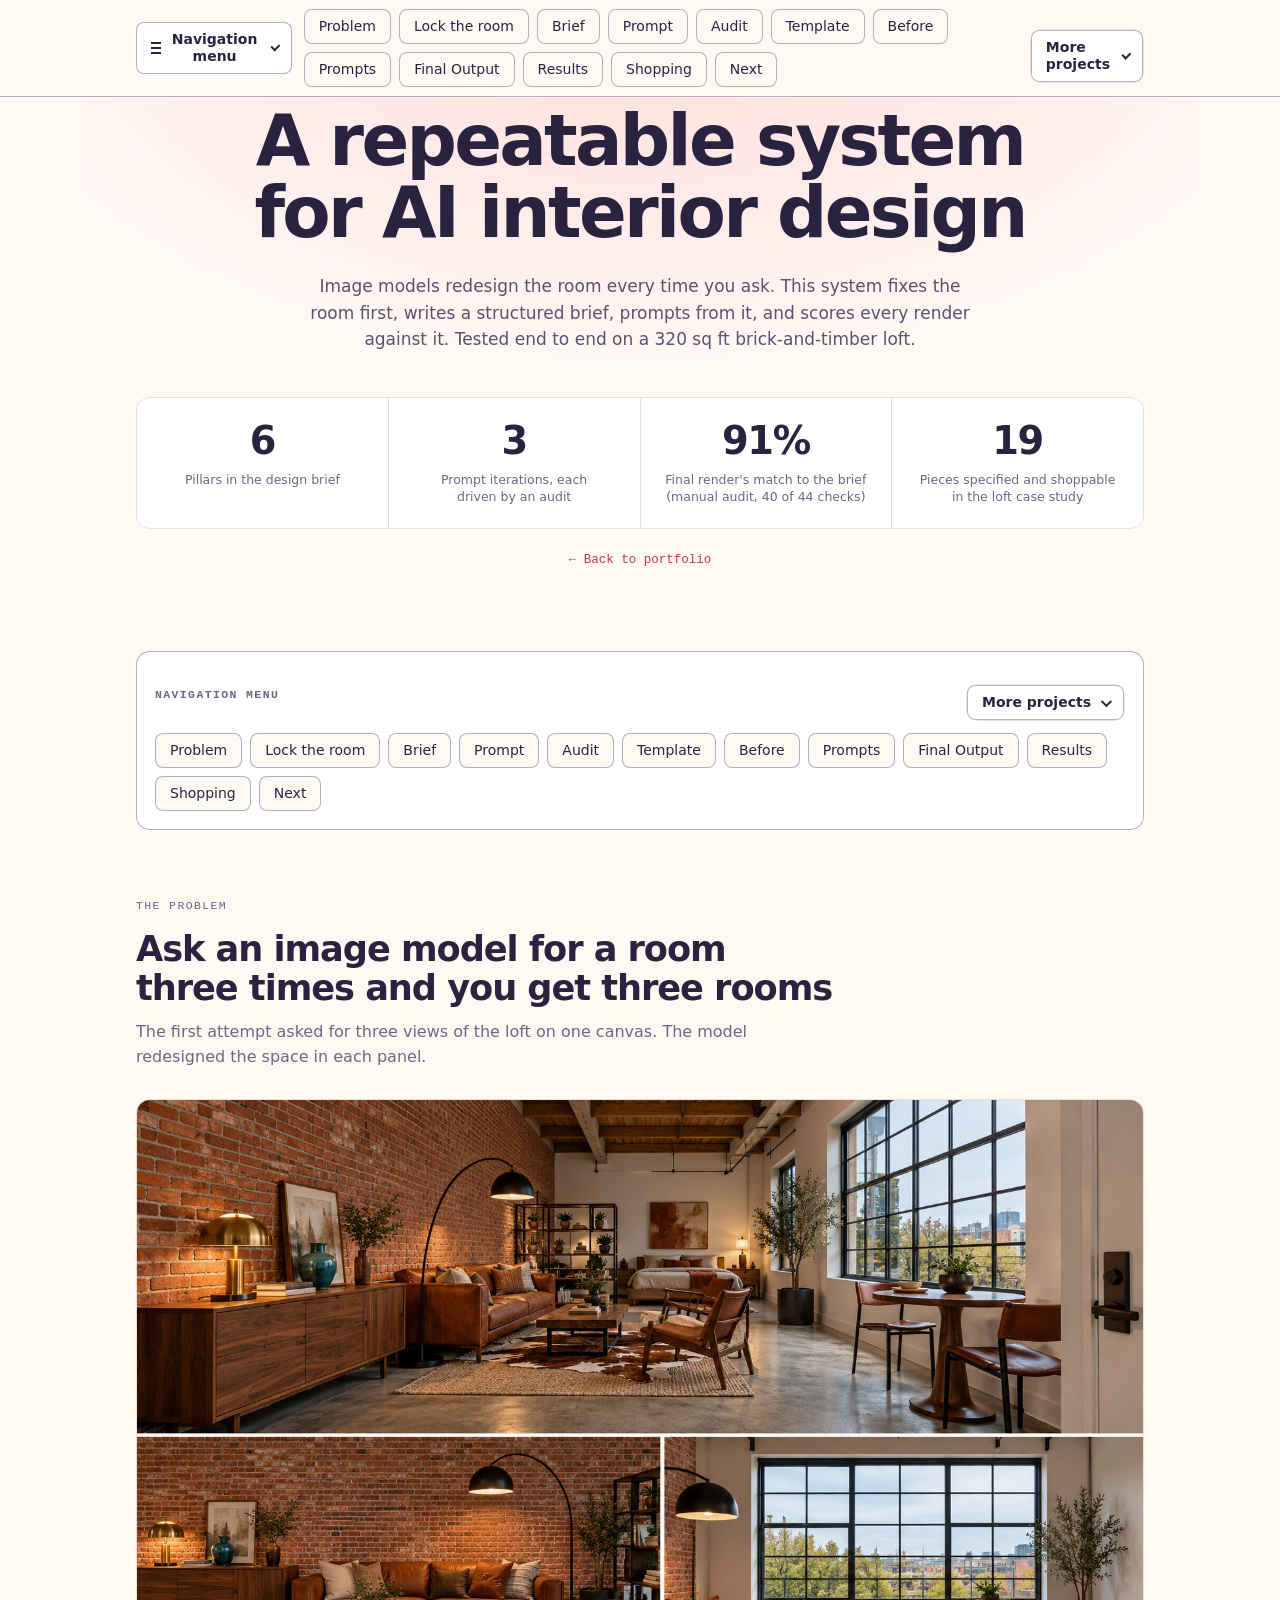
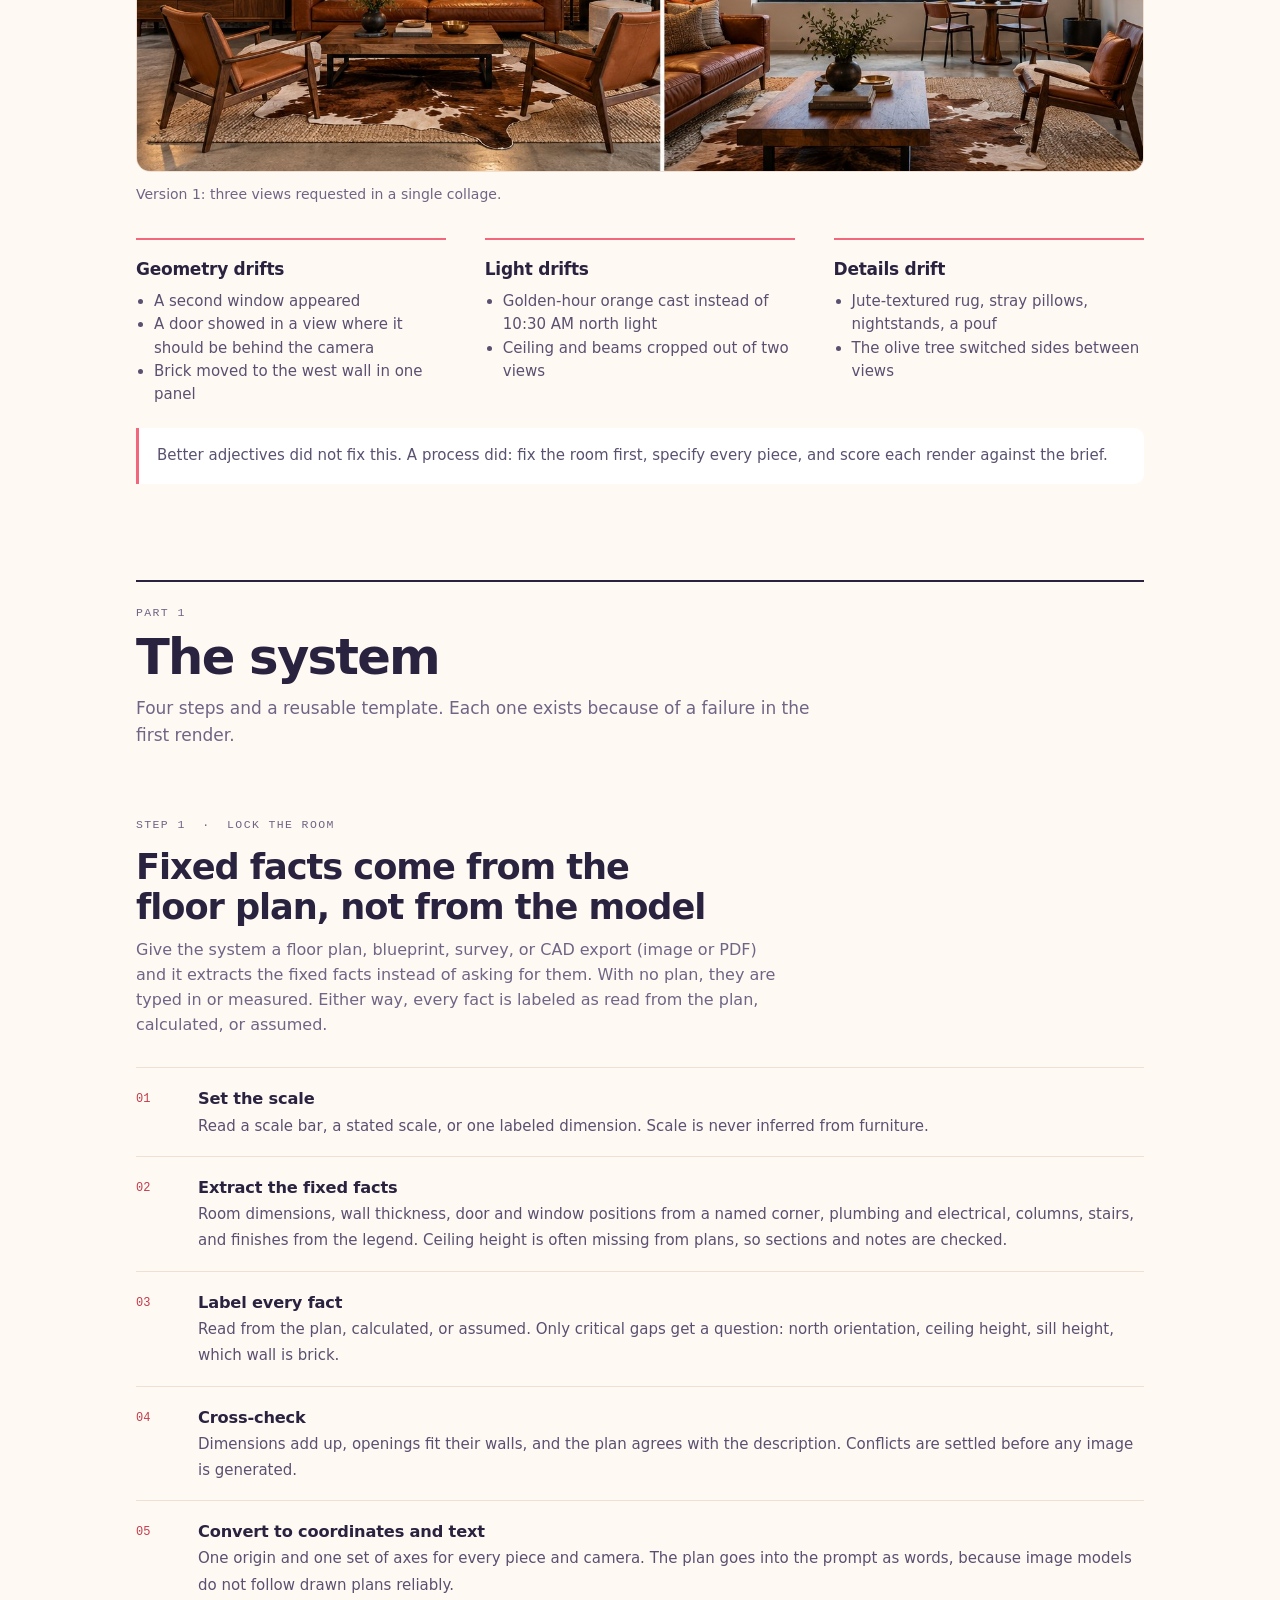
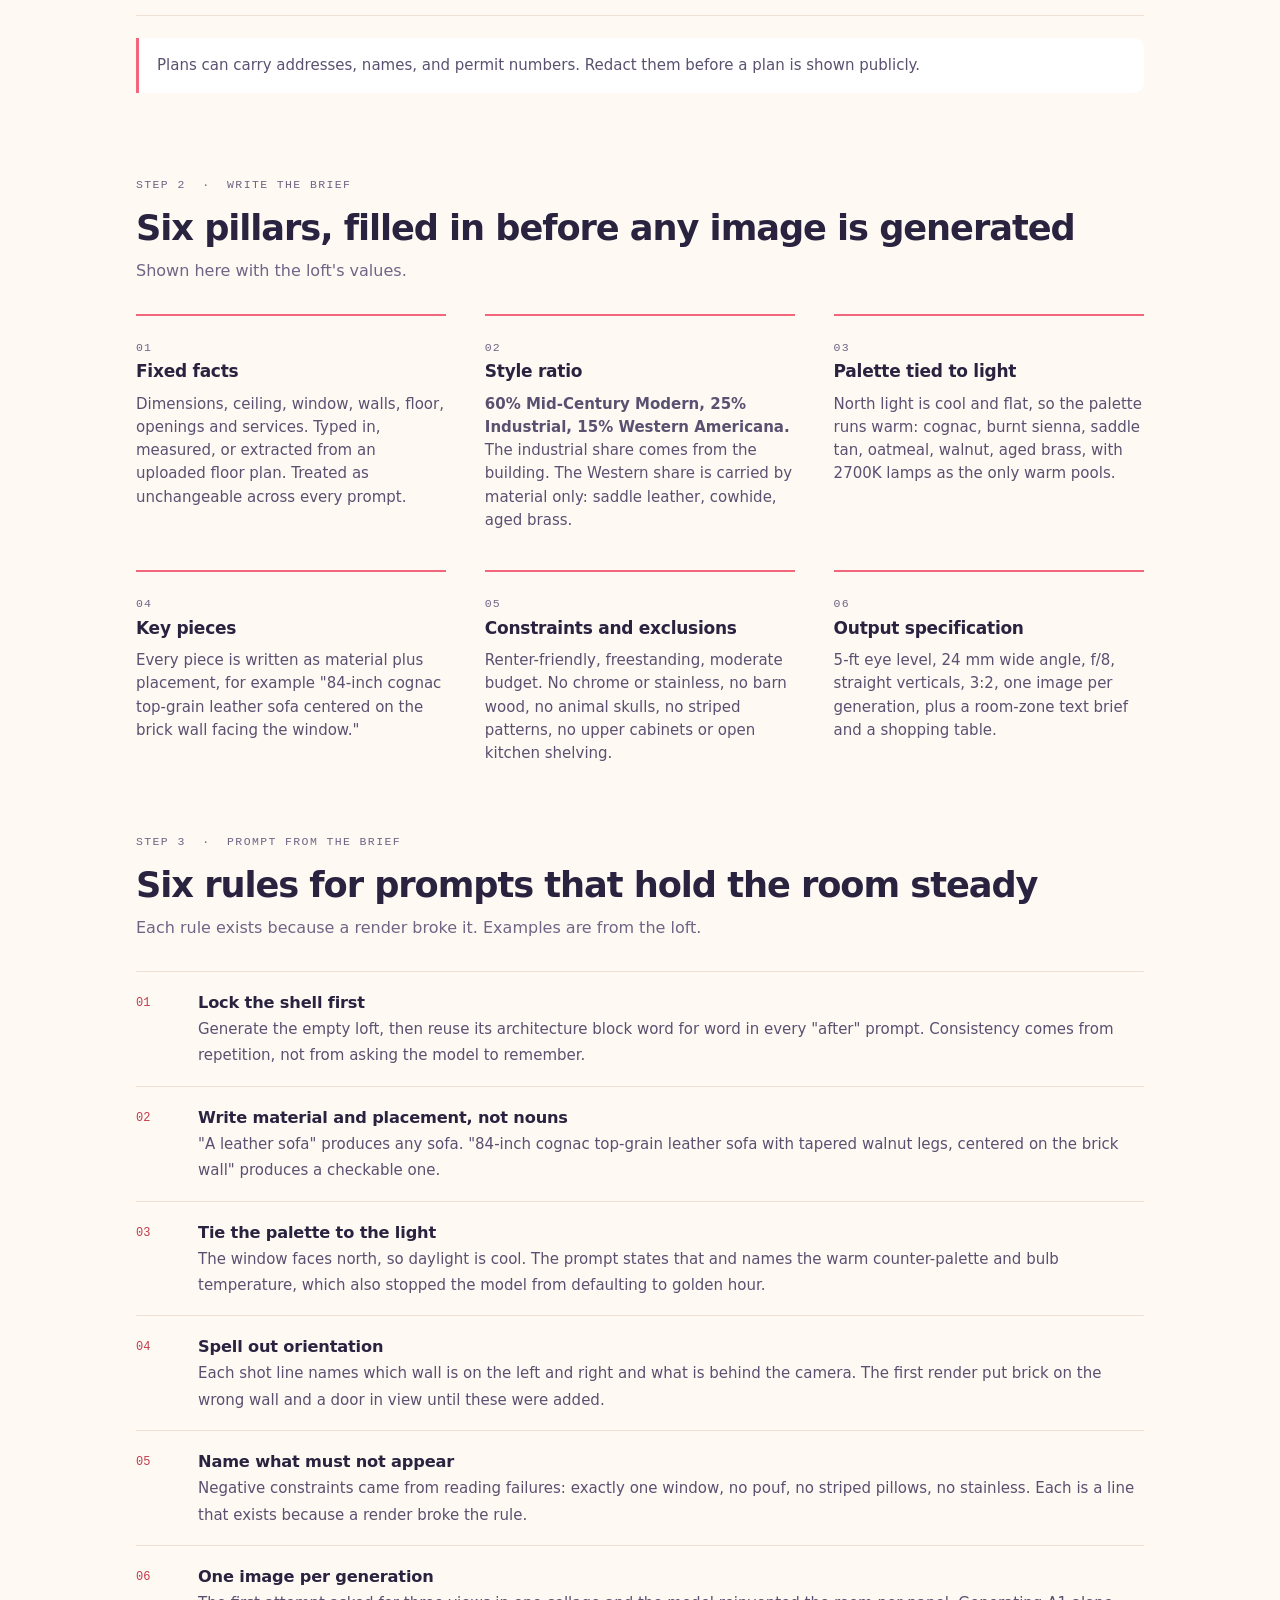
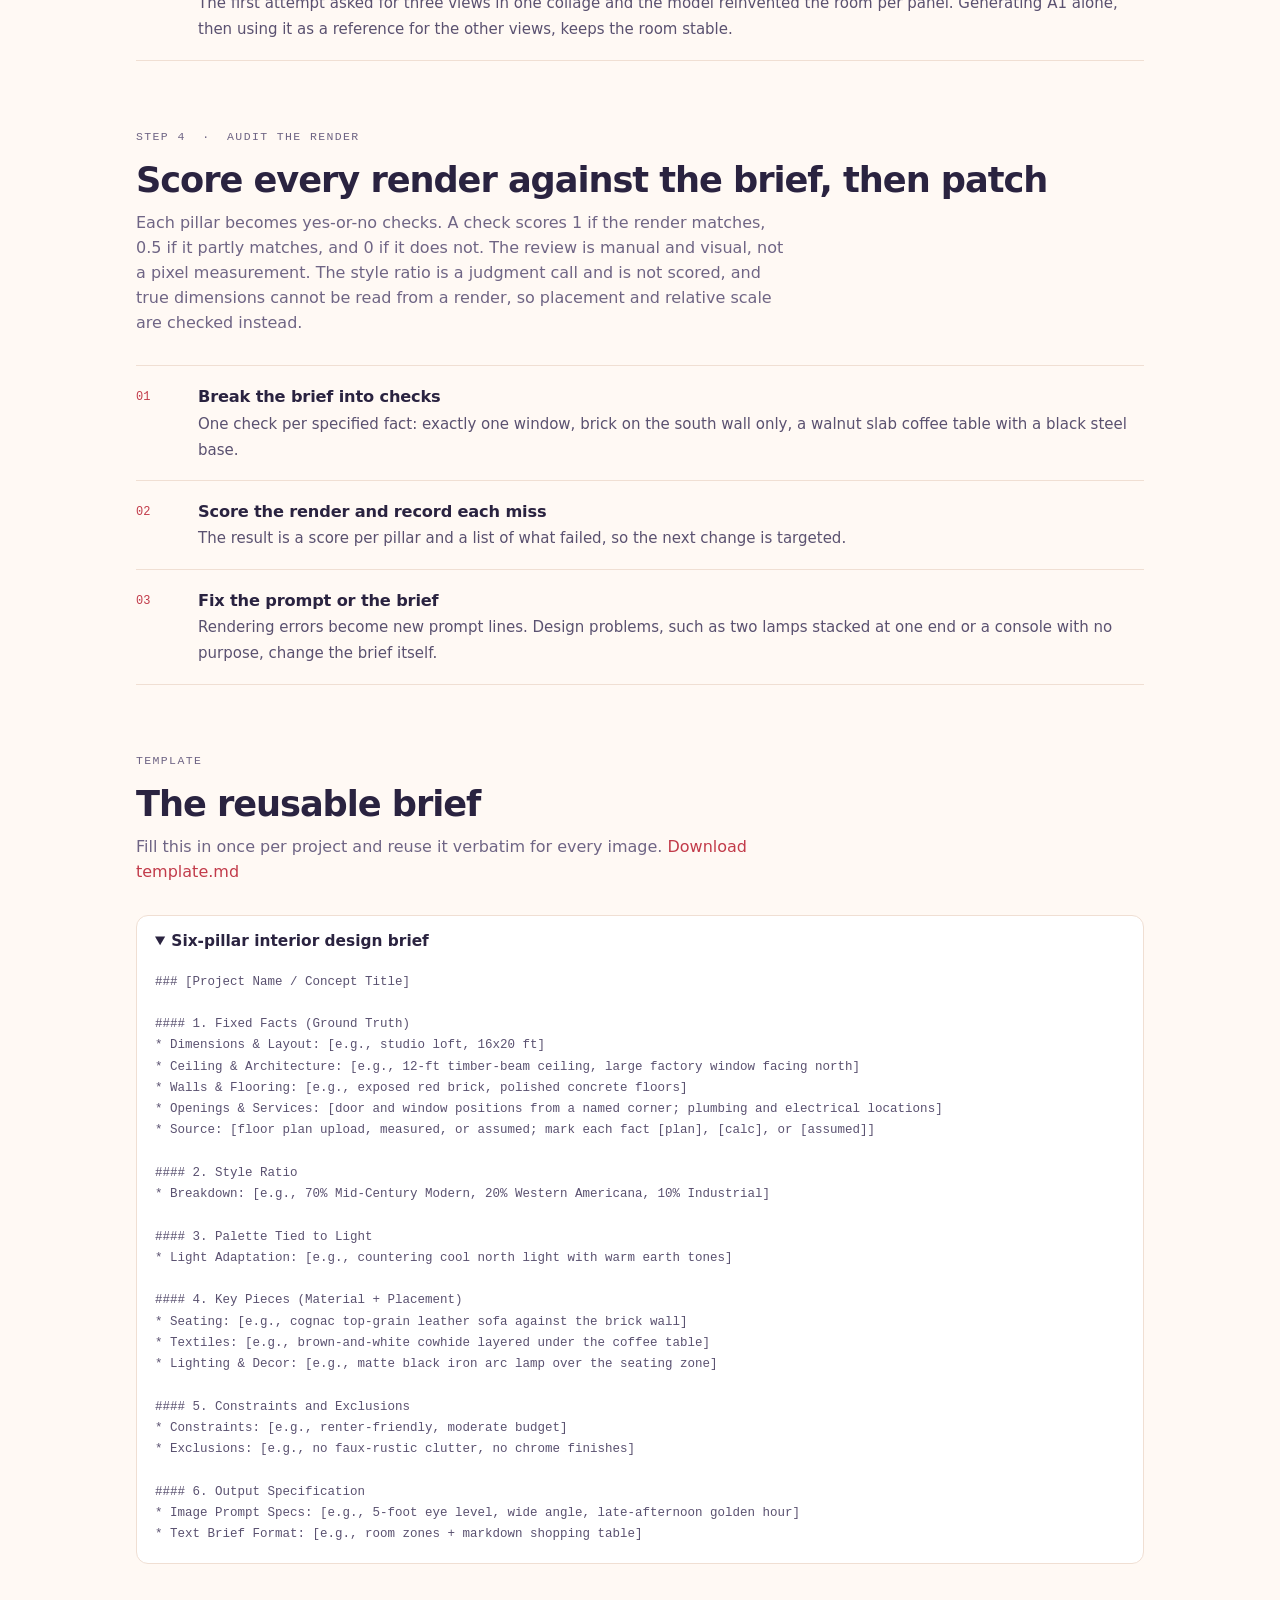
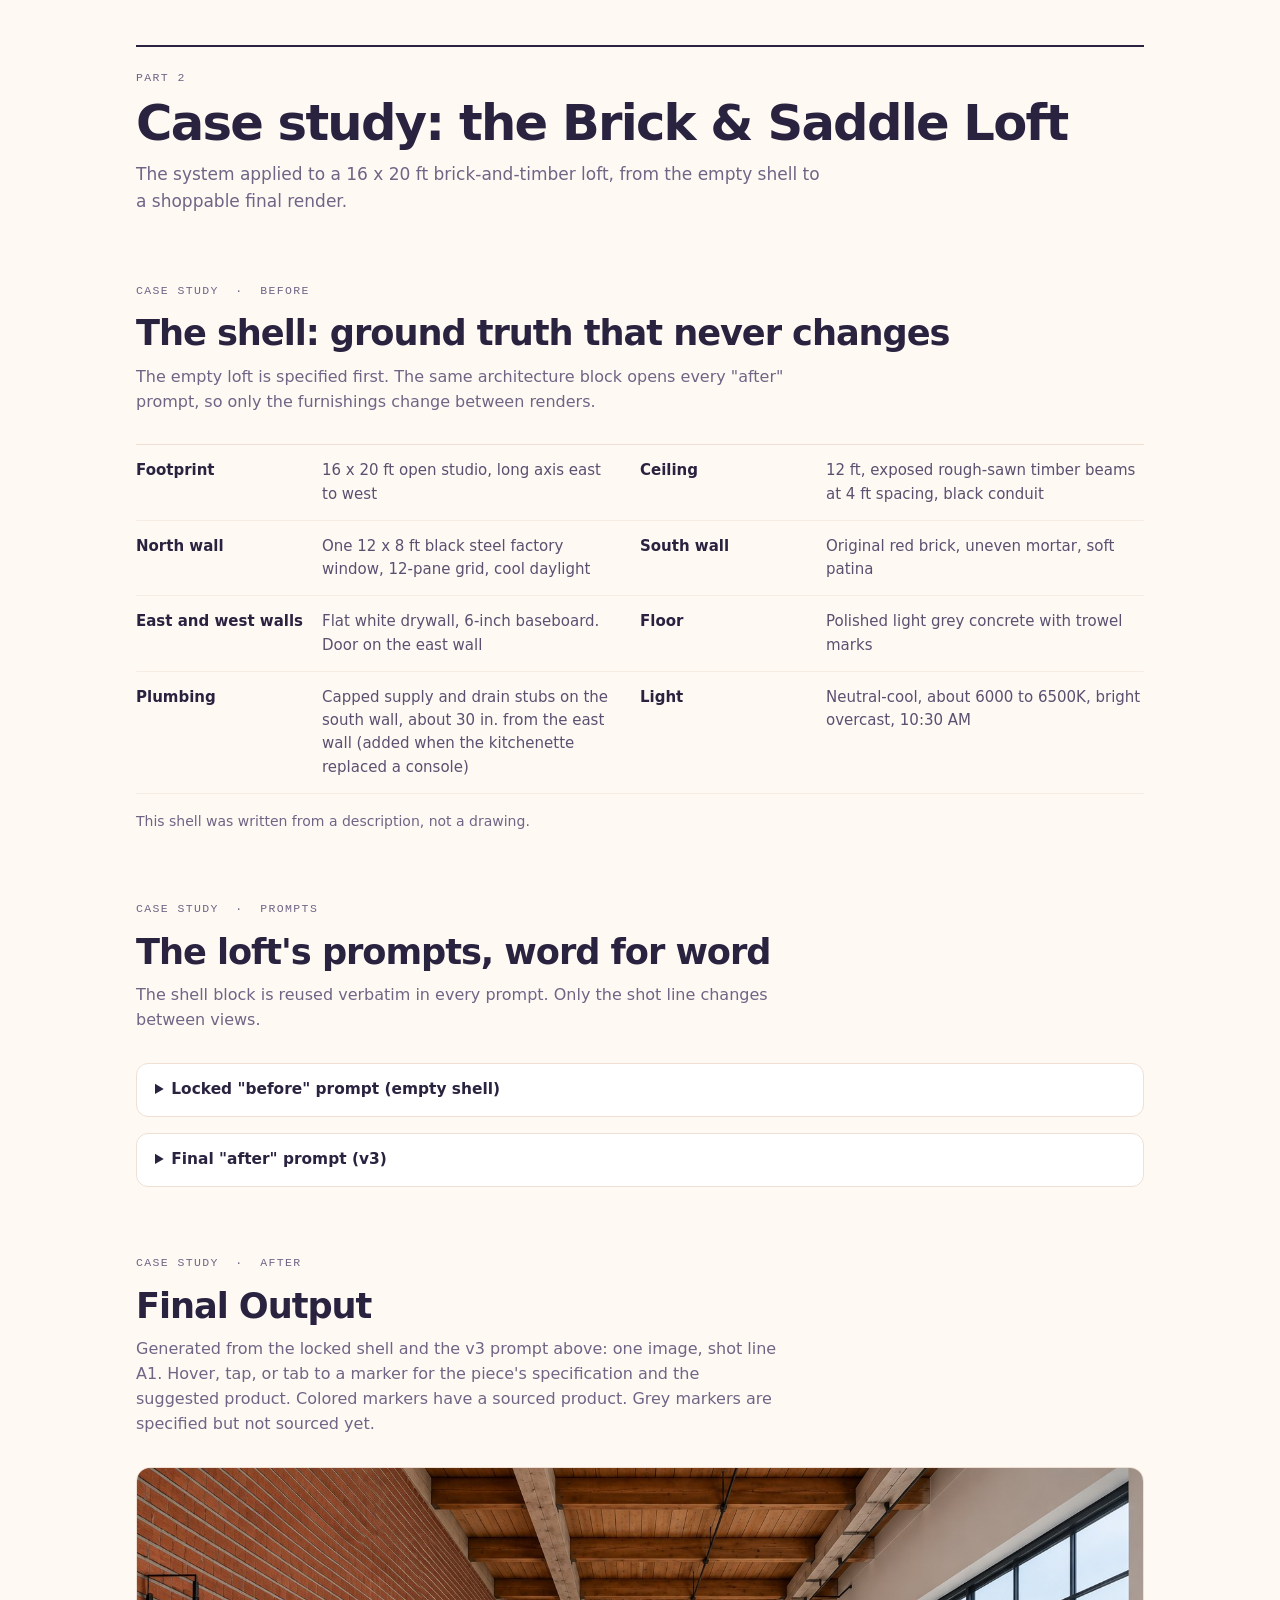
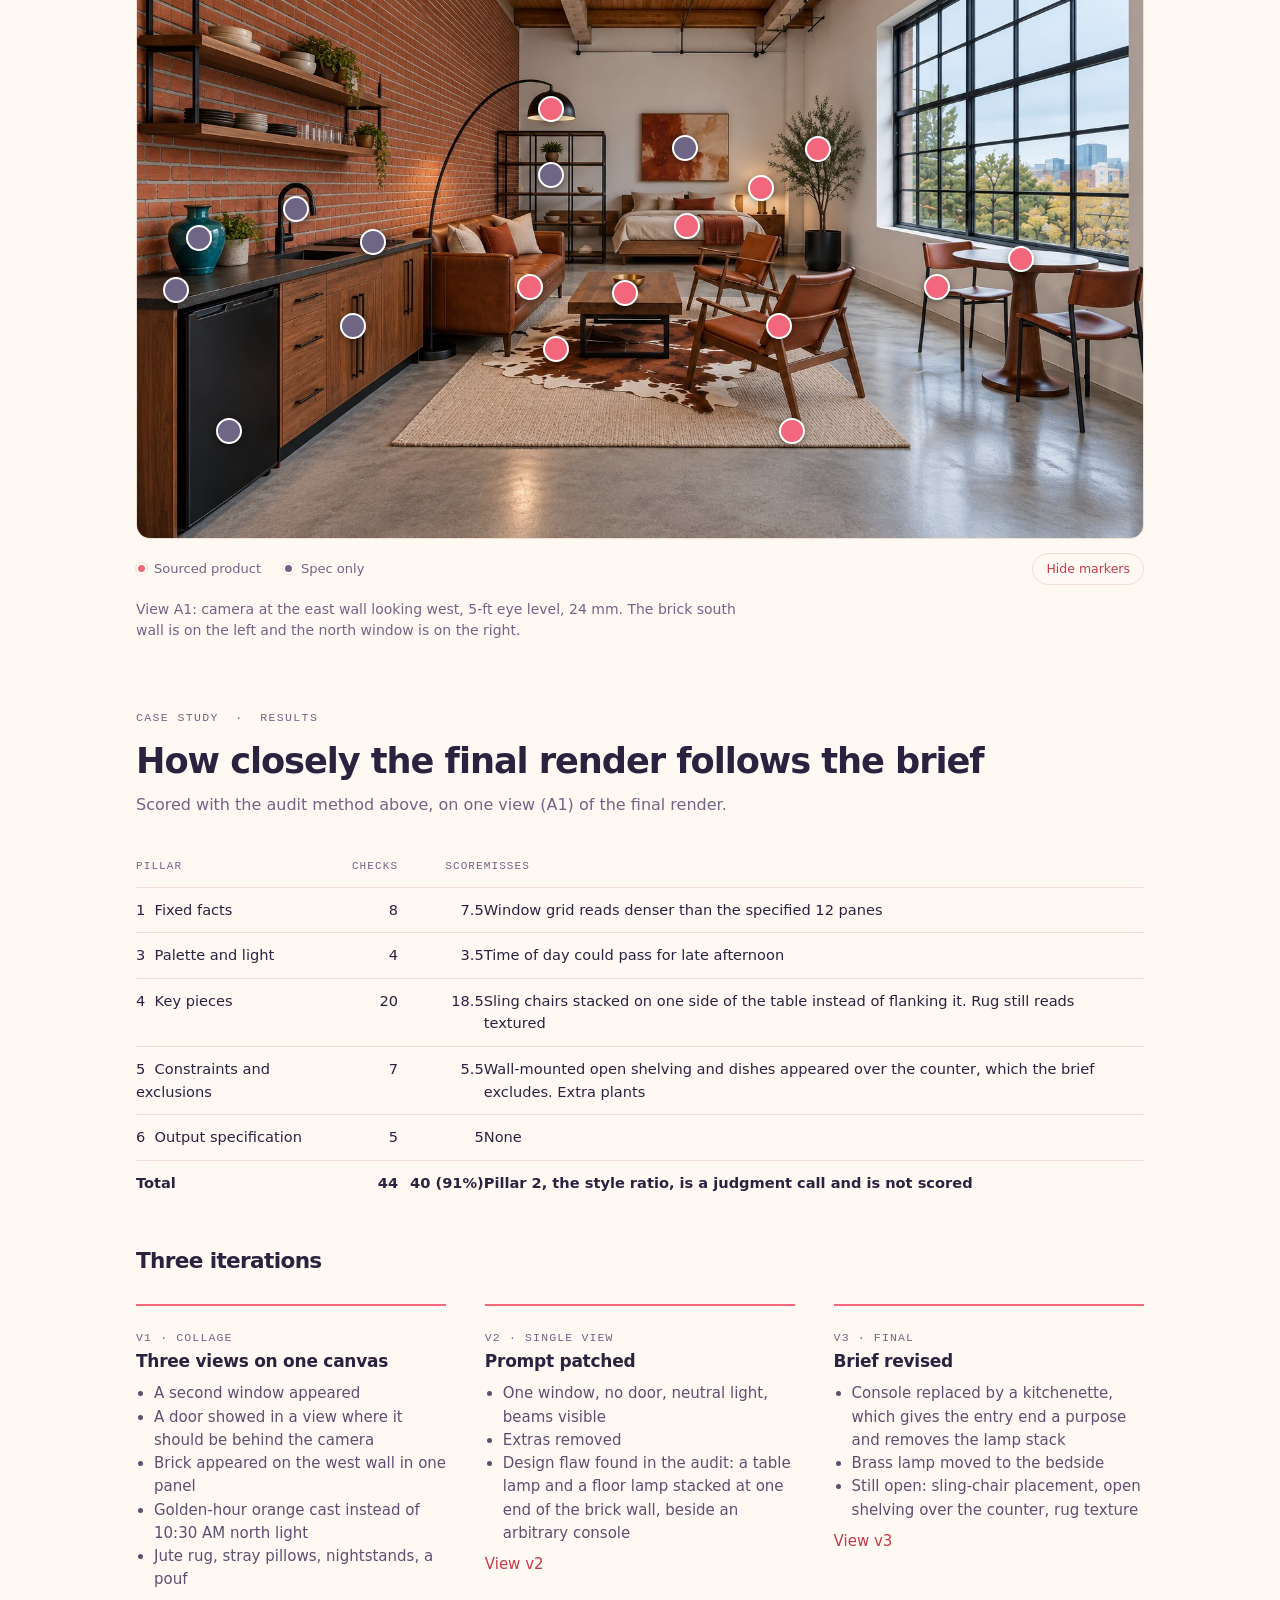
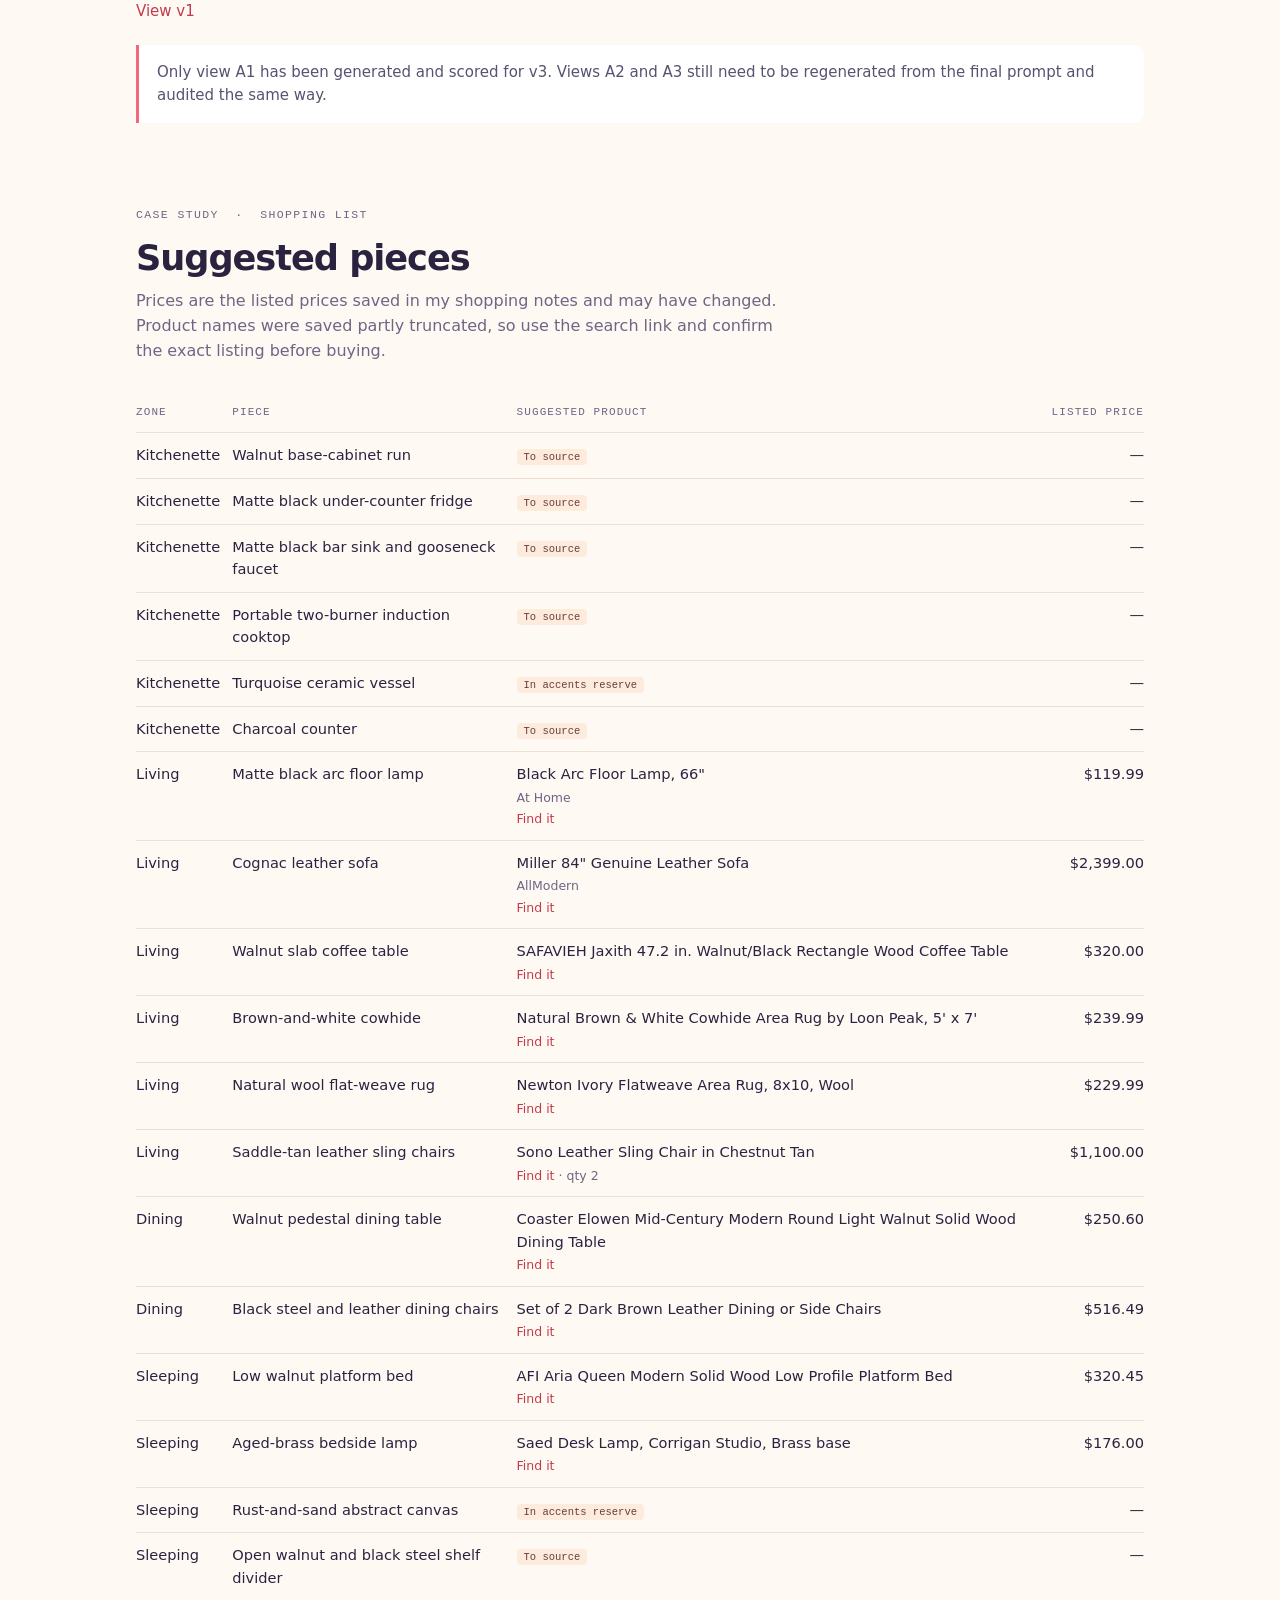
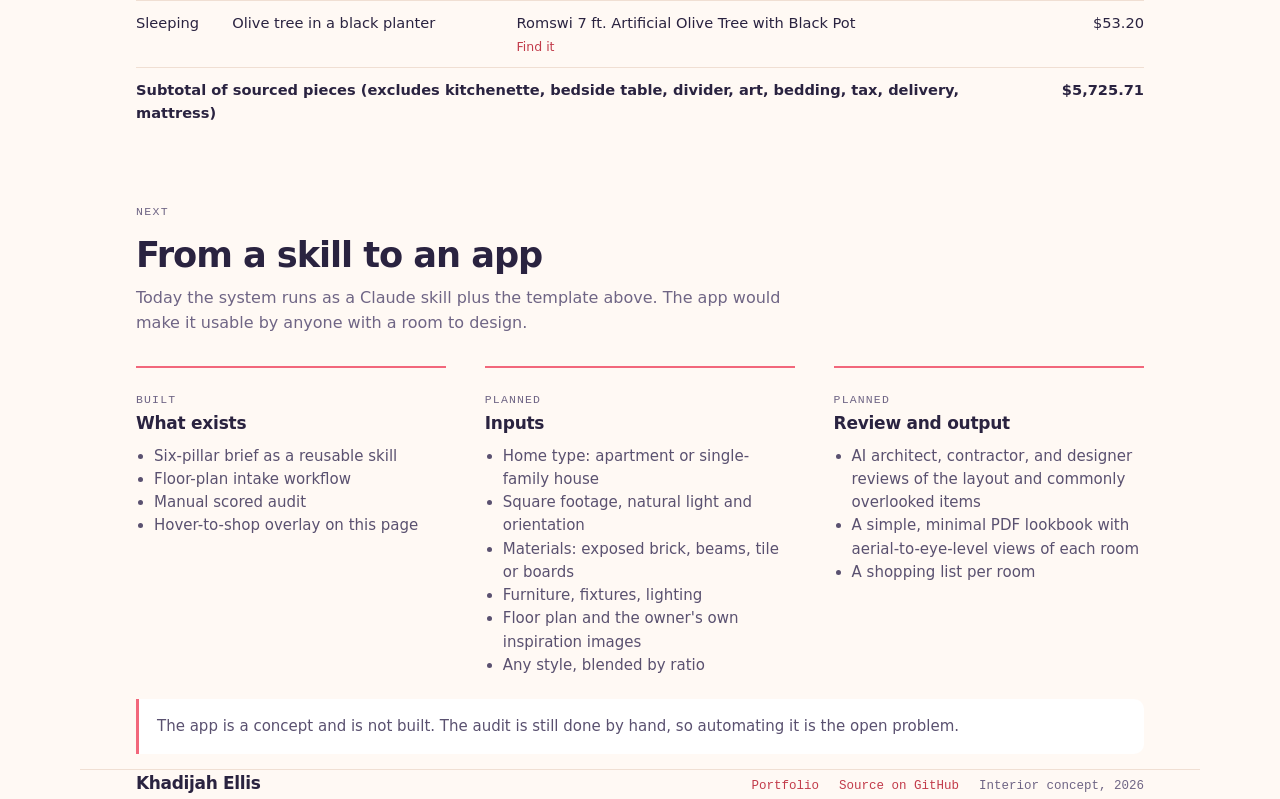
<file: brick-and-saddle-loft/index.html>
<!doctype html>
<html lang="en">
<head>
<meta charset="utf-8">
<title>Interior Design System | Khadijah Ellis</title>
<meta name="description" content="A repeatable system for AI interior design: a locked room, a six-pillar brief, floor-plan intake, prompt rules, and scored audits, tested on a 320 sq ft loft.">
<meta name="viewport" content="width=device-width, initial-scale=1">

<style>
  :root {
    --ground:      #FFF9F4;
    --surface:     #FFFFFF;
    --ink:         #2A2340;
    --ink-2:       #5A5170;
    --ink-3:       #6F6585;
    --hairline:    #F0DFD3;
    --hairline-2:  #F7ECE3;
    --accent:      #F2677B;
    --accent-ink:  #C23B4A;
    --chip-bg:     #FDEBDD;
    --chip-ink:    #6B3E3A;
    --band: linear-gradient(90deg, #FFB38A 0%, #FF8FA3 45%, #B7A6E8 75%, #8EC5E8 100%);
    --glow: radial-gradient(60% 60% at 50% 0%, rgba(255,179,138,.35) 0%, rgba(255,143,163,.16) 45%, rgba(255,249,244,0) 100%);
    --shadow: 0 10px 34px rgba(42,35,64,.22);
    --sans: system-ui, -apple-system, "Segoe UI", Helvetica, Arial, sans-serif;
    --mono: ui-monospace, SFMono-Regular, Menlo, Consolas, monospace;
    --col: 1120px;
    --gutter: clamp(20px, 5vw, 56px);
  }

  @media (prefers-color-scheme: dark) {
    :root:not([data-theme="light"]) {
      --ground:     #151022;
      --surface:    #1E1730;
      --ink:        #FFF1E8;
      --ink-2:      #D9CBDC;
      --ink-3:      #B0A2BD;
      --hairline:   #33284A;
      --hairline-2: #271E3B;
      --accent:     #FF8A5B;
      --accent-ink: #FFA67F;
      --chip-bg:    #2A2040;
      --chip-ink:   #D9C9E6;
      --band: linear-gradient(90deg, #FF9A62 0%, #E8506F 40%, #9B5DE5 75%, #3D4A9E 100%);
      --glow: radial-gradient(60% 60% at 50% 0%, rgba(232,80,111,.28) 0%, rgba(155,93,229,.14) 45%, rgba(21,16,34,0) 100%);
      --shadow: 0 10px 34px rgba(0,0,0,.55);
    }
  }

  * { box-sizing: border-box; }

  body {
    margin: 0;
    border-top: 5px solid transparent;
    border-image: var(--band) 1;
    background: var(--ground);
    color: var(--ink);
    font-family: var(--sans);
    font-size: 17px;
    line-height: 1.55;
    -webkit-font-smoothing: antialiased;
  }

  .wrap { max-width: var(--col); margin: 0 auto; padding: 0 var(--gutter); }

  a { color: var(--accent-ink); text-decoration: none; }
  a:hover { text-decoration: underline; text-underline-offset: 3px; }
  a:focus-visible, button:focus-visible, summary:focus-visible {
    outline: 2px solid var(--accent); outline-offset: 3px; border-radius: 4px;
  }

  .eyebrow {
    font-family: var(--mono); font-size: 11.5px; font-weight: 500;
    letter-spacing: 0.12em; text-transform: uppercase; color: var(--ink-3); margin: 0;
  }

  .back { display: inline-block; margin-top: 22px; font-family: var(--mono); font-size: 12.5px; }

  /* Hero */
  .hero { background: var(--glow); padding: clamp(40px, 7vh, 84px) var(--gutter) clamp(36px, 5vh, 56px); text-align: center; }
  .hero h1 {
    margin: 20px 0 0; font-size: clamp(2.4rem, 6.4vw, 4.4rem); font-weight: 700;
    letter-spacing: -0.038em; line-height: 1.02; text-wrap: balance;
  }
  .hero .positioning {
    margin: 24px auto 0; max-width: 62ch; font-size: 1.0625rem; color: var(--ink-2); text-wrap: pretty;
  }

  .metrics {
    display: grid; grid-template-columns: repeat(4, 1fr); gap: 1px;
    margin: clamp(32px, 5vh, 52px) 0 0; background: var(--hairline);
    border: 1px solid var(--hairline); border-radius: 14px; overflow: hidden; text-align: center;
  }
  .metric { background: var(--surface); padding: 24px 16px 22px; }
  .metric .fig {
    display: block; font-size: clamp(1.75rem, 4vw, 2.4rem); font-weight: 600;
    letter-spacing: -0.035em; font-variant-numeric: tabular-nums; line-height: 1;
  }
  .metric .cap { display: block; margin-top: 10px; font-size: 12.5px; line-height: 1.4; color: var(--ink-3); text-wrap: balance; }

  /* Sections */
  section.wrap { padding-top: clamp(52px, 7.5vh, 92px); }
  .sec-head { margin-bottom: 30px; }
  .sec-head h2 {
    margin: 14px 0 0; font-size: clamp(1.6rem, 3.4vw, 2.2rem); font-weight: 600;
    letter-spacing: -0.03em; line-height: 1.12; text-wrap: balance;
  }
  .sec-head p.lede { margin: 12px 0 0; max-width: 64ch; color: var(--ink-3); font-size: 1rem; }

  /* Interactive figure */
  .figure { position: relative; }
  .stage {
    position: relative; border-radius: 14px; overflow: hidden;
    border: 1px solid var(--hairline); background: var(--surface); line-height: 0;
  }
  .stage img { display: block; width: 100%; height: auto; }

  .hs {
    position: absolute; width: 26px; height: 26px; margin: -13px 0 0 -13px; padding: 0;
    border-radius: 50%; border: 2px solid #fff; background: var(--accent); cursor: pointer;
    box-shadow: 0 2px 8px rgba(0,0,0,.45);
    transition: transform .15s ease;
  }
  .hs::after {
    content: ""; position: absolute; inset: -7px; border-radius: 50%;
    border: 2px solid #fff; opacity: .0; animation: pulse 2.6s ease-out infinite;
  }
  .hs:hover, .hs[aria-expanded="true"] { transform: scale(1.18); }
  .hs[aria-expanded="true"] { background: #fff; border-color: var(--accent); }
  .hs.sourced { background: var(--accent); }
  .hs.to-source, .hs.planned { background: #6F6585; }
  .markers-off .hs { display: none; }
  @keyframes pulse { 0% { opacity: .55; transform: scale(.7); } 80%, 100% { opacity: 0; transform: scale(1.25); } }

  .card {
    position: absolute; z-index: 5; width: 310px; max-width: calc(100% - 16px);
    background: var(--surface); color: var(--ink); border: 1px solid var(--hairline);
    border-radius: 12px; padding: 16px 16px 14px; box-shadow: var(--shadow);
    line-height: 1.45; font-size: 14px;
  }
  .card[hidden] { display: none; }
  .card .zone { font-family: var(--mono); font-size: 10.5px; letter-spacing: .12em; text-transform: uppercase; color: var(--ink-3); }
  .card h3 { margin: 4px 0 0; font-size: 1.0625rem; font-weight: 600; letter-spacing: -0.015em; line-height: 1.25; }
  .card .spec { margin: 8px 0 0; color: var(--ink-2); }
  .card .shop { margin-top: 12px; padding-top: 11px; border-top: 1px solid var(--hairline); }
  .card .shop .label { font-family: var(--mono); font-size: 10.5px; letter-spacing: .1em; text-transform: uppercase; color: var(--ink-3); }
  .card .prod { margin: 4px 0 0; font-weight: 600; }
  .card .price { margin: 2px 0 0; color: var(--ink-2); font-variant-numeric: tabular-nums; }
  .card .note { margin: 8px 0 0; color: var(--ink-3); font-size: 13px; }
  .card .find {
    display: inline-block; margin-top: 10px; font-weight: 600; font-size: 13.5px;
  }
  .card .close {
    position: absolute; top: 8px; right: 8px; width: 28px; height: 28px; border: 0;
    background: transparent; color: var(--ink-3); font-size: 20px; line-height: 1; cursor: pointer; border-radius: 6px;
  }

  .legend { display: flex; flex-wrap: wrap; gap: 8px 22px; align-items: center; margin-top: 14px; font-size: 13px; color: var(--ink-3); }
  .legend .dot { display: inline-block; width: 11px; height: 11px; border-radius: 50%; margin-right: 7px; vertical-align: -1px; border: 2px solid #fff; box-shadow: 0 0 0 1px var(--hairline); }
  .legend .dot.s { background: var(--accent); }
  .legend .dot.t { background: #6F6585; }
  .legend button {
    margin-left: auto; font: inherit; font-size: 12.5px; color: var(--accent-ink); background: transparent;
    border: 1px solid var(--hairline); border-radius: 999px; padding: 5px 13px; cursor: pointer;
  }
  .caption { margin: 14px 0 0; font-size: 14px; color: var(--ink-3); max-width: 70ch; }

  .part { padding-top: clamp(64px, 9vh, 110px); }
  .part .inner { border-top: 2px solid var(--ink); padding-top: 22px; }
  .part h2 { margin: 10px 0 0; font-size: clamp(2rem, 4.6vw, 3.1rem); font-weight: 700; letter-spacing: -0.035em; line-height: 1.05; text-wrap: balance; }
  .part p.lede { margin: 12px 0 0; max-width: 64ch; color: var(--ink-3); }
  figure.plain { margin: 0; }
  figure.plain img { display: block; width: 100%; height: auto; border-radius: 14px; border: 1px solid var(--hairline); }
  figure.plain figcaption { margin-top: 12px; font-size: 14px; color: var(--ink-3); max-width: 70ch; }

  /* Cards, grids */
  .grid3 { display: grid; grid-template-columns: repeat(3, 1fr); gap: clamp(22px, 3vw, 40px); }
  .col { border-top: 2px solid var(--accent); padding-top: 16px; }
  .col h3 { margin: 0; font-size: 1.0625rem; font-weight: 600; letter-spacing: -0.015em; }
  .col p, .col li { font-size: 0.9375rem; color: var(--ink-2); }
  .col p { margin: 8px 0 0; }
  .col ul { margin: 8px 0 0; padding-left: 18px; }
  .col .num { font-family: var(--mono); font-size: 11.5px; color: var(--ink-3); letter-spacing: .1em; }

  .facts { display: grid; grid-template-columns: repeat(2, 1fr); gap: 0; border-top: 1px solid var(--hairline); }
  .fact { display: grid; grid-template-columns: 170px 1fr; gap: 16px; padding: 14px 0; border-bottom: 1px solid var(--hairline-2); font-size: 0.9375rem; }
  .fact:nth-child(odd) { padding-right: 24px; }
  .fact dt { font-weight: 600; }
  .fact dd { margin: 0; color: var(--ink-2); }

  ol.principles { list-style: none; counter-reset: p; margin: 0; padding: 0; border-top: 1px solid var(--hairline); }
  ol.principles li { counter-increment: p; display: grid; grid-template-columns: 54px 1fr; gap: 8px; padding: 18px 0; border-bottom: 1px solid var(--hairline); }
  ol.principles li::before { content: counter(p, decimal-leading-zero); font-family: var(--mono); font-size: 12px; color: var(--accent-ink); padding-top: 4px; }
  ol.principles strong { display: block; font-size: 1.0125rem; letter-spacing: -0.01em; }
  ol.principles span { color: var(--ink-2); font-size: 0.9375rem; }

  details { border: 1px solid var(--hairline); border-radius: 12px; background: var(--surface); margin-top: 16px; }
  summary { cursor: pointer; padding: 14px 18px; font-weight: 600; font-size: 0.9625rem; }
  pre {
    margin: 0; padding: 4px 18px 18px; overflow-x: auto; font-family: var(--mono); font-size: 12.5px;
    line-height: 1.7; color: var(--ink-2); white-space: pre-wrap; word-break: break-word;
  }

  table { width: 100%; border-collapse: collapse; font-size: 0.9125rem; }
  th, td { text-align: left; padding: 11px 12px 11px 0; border-bottom: 1px solid var(--hairline); vertical-align: top; }
  th { font-family: var(--mono); font-size: 11px; letter-spacing: .1em; text-transform: uppercase; color: var(--ink-3); font-weight: 500; }
  td.n, th.n { text-align: right; font-variant-numeric: tabular-nums; white-space: nowrap; padding-right: 0; padding-left: 12px; }
  tr.total td { font-weight: 600; border-bottom: 0; }
  td .sub { display: block; color: var(--ink-3); font-size: 12.5px; margin-top: 2px; }
  .table-wrap { overflow-x: auto; }

  .tag { font-family: var(--mono); font-size: 10.5px; background: var(--chip-bg); color: var(--chip-ink); padding: 2px 7px; border-radius: 4px; white-space: nowrap; }

  .callout {
    margin-top: 22px; padding: 16px 18px; border-left: 3px solid var(--accent);
    background: var(--surface); border-radius: 0 10px 10px 0; font-size: 0.9375rem; color: var(--ink-2);
  }

  footer {
    margin-top: clamp(60px, 8vh, 96px); border-top: 1px solid var(--hairline); padding: 36px 0 60px;
    display: flex; flex-wrap: wrap; gap: 14px 36px; align-items: baseline; justify-content: space-between;
  }
  footer .name { font-size: 1.0625rem; font-weight: 600; letter-spacing: -0.02em; }
  footer .meta { font-family: var(--mono); font-size: 12.5px; color: var(--ink-3); display: flex; flex-wrap: wrap; gap: 8px 20px; }

  @media (max-width: 940px) {
    .grid3 { grid-template-columns: 1fr; gap: 24px; }
    .metrics { grid-template-columns: repeat(2, 1fr); }
    .facts { grid-template-columns: 1fr; }
    .fact:nth-child(odd) { padding-right: 0; }
  }
  @media (max-width: 720px) {
    body { font-size: 16px; }
    .card { position: static; width: auto; max-width: none; margin-top: 12px; }
    .fact { grid-template-columns: 1fr; gap: 2px; }
    .legend button { margin-left: 0; }
  }
  @media (prefers-reduced-motion: reduce) {
    * { animation: none !important; transition: none !important; }
  }
</style>
<link rel="stylesheet" href="../site-nav.css">
</head>
<body>
<main>

  <header class="hero wrap">
    <p class="eyebrow">Case study &nbsp;·&nbsp; Prompt architecture &nbsp;·&nbsp; App concept</p>
    <h1>A repeatable system for AI interior design</h1>
    <p class="positioning">
      Image models redesign the room every time you ask. This system fixes the room first, writes a
      structured brief, prompts from it, and scores every render against it. Tested end to end on
      a 320 sq ft brick-and-timber loft.
    </p>
    <div class="metrics">
      <div class="metric"><span class="fig">6</span><span class="cap">Pillars in the design brief</span></div>
      <div class="metric"><span class="fig">3</span><span class="cap">Prompt iterations, each driven by an audit</span></div>
      <div class="metric"><span class="fig">91%</span><span class="cap">Final render's match to the brief (manual audit, 40 of 44 checks)</span></div>
      <div class="metric"><span class="fig" id="m-count">19</span><span class="cap">Pieces specified and shoppable in the loft case study</span></div>
    </div>
    <a class="back" href="../">&larr; Back to portfolio</a>
  </header>

  <nav class="sn-static wrap" aria-label="Navigation menu">
    <div class="sn-card">
      <div class="sn-head">
        <p class="sn-title">Navigation menu</p>
        <details class="sn-more"><summary>More projects</summary><div class="sn-drop"><a href="../"><strong>Portfolio home</strong><span class="d">IT automation, identity, and Jira administration</span></a><a href="./" aria-current="page"><strong>Interior Design System</strong><span class="d">AI prompt architecture, tested on a loft</span></a><a href="https://github.com/klosetk/it-automation-portfolio" target="_blank" rel="noopener noreferrer"><strong>Architecture write-ups</strong><span class="d">IT automation write-ups on GitHub</span></a></div></details>
      </div>
      <div class="sn-links"><a href="#problem">Problem</a><a href="#intake">Lock the room</a><a href="#brief">Brief</a><a href="#strategy">Prompt</a><a href="#audit">Audit</a><a href="#template">Template</a><a href="#shell">Before</a><a href="#prompts">Prompts</a><a href="#final-output">Final Output</a><a href="#accuracy">Results</a><a href="#shopping">Shopping</a><a href="#next">Next</a></div>
    </div>
  </nav>

  <section class="wrap" id="problem">
    <div class="sec-head">
      <p class="eyebrow">The problem</p>
      <h2>Ask an image model for a room three times and you get three rooms</h2>
      <p class="lede">
        The first attempt asked for three views of the loft on one canvas. The model redesigned
        the space in each panel.
      </p>
    </div>
    <figure class="plain">
      <img src="images/iteration-v1-collage.jpg" width="1536" height="1024"
           alt="The first attempt: three views of the loft on one canvas, with a different window, door and wall treatment in each panel.">
      <figcaption>Version 1: three views requested in a single collage.</figcaption>
    </figure>
    <div class="grid3" style="margin-top: 32px;">
      <div class="col"><h3>Geometry drifts</h3><ul><li>A second window appeared</li><li>A door showed in a view where it should be behind the camera</li><li>Brick moved to the west wall in one panel</li></ul></div>
      <div class="col"><h3>Light drifts</h3><ul><li>Golden-hour orange cast instead of 10:30 AM north light</li><li>Ceiling and beams cropped out of two views</li></ul></div>
      <div class="col"><h3>Details drift</h3><ul><li>Jute-textured rug, stray pillows, nightstands, a pouf</li><li>The olive tree switched sides between views</li></ul></div>
    </div>
    <p class="callout">Better adjectives did not fix this. A process did: fix the room first, specify every piece, and score each render against the brief.</p>
  </section>

  <div class="part wrap">
    <div class="inner">
      <p class="eyebrow">Part 1</p>
      <h2>The system</h2>
      <p class="lede">Four steps and a reusable template. Each one exists because of a failure in the first render.</p>
    </div>
  </div>

  <section class="wrap" id="intake">
    <div class="sec-head">
      <p class="eyebrow">Step 1 &nbsp;·&nbsp; Lock the room</p>
      <h2>Fixed facts come from the floor plan, not from the model</h2>
      <p class="lede">
        Give the system a floor plan, blueprint, survey, or CAD export (image or PDF) and it
        extracts the fixed facts instead of asking for them. With no plan, they are typed in or
        measured. Either way, every fact is labeled as read from the plan, calculated, or assumed.
      </p>
    </div>
    <ol class="principles">
      <li><div><strong>Set the scale</strong><span>Read a scale bar, a stated scale, or one labeled dimension. Scale is never inferred from furniture.</span></div></li>
      <li><div><strong>Extract the fixed facts</strong><span>Room dimensions, wall thickness, door and window positions from a named corner, plumbing and electrical, columns, stairs, and finishes from the legend. Ceiling height is often missing from plans, so sections and notes are checked.</span></div></li>
      <li><div><strong>Label every fact</strong><span>Read from the plan, calculated, or assumed. Only critical gaps get a question: north orientation, ceiling height, sill height, which wall is brick.</span></div></li>
      <li><div><strong>Cross-check</strong><span>Dimensions add up, openings fit their walls, and the plan agrees with the description. Conflicts are settled before any image is generated.</span></div></li>
      <li><div><strong>Convert to coordinates and text</strong><span>One origin and one set of axes for every piece and camera. The plan goes into the prompt as words, because image models do not follow drawn plans reliably.</span></div></li>
    </ol>
    <p class="callout">Plans can carry addresses, names, and permit numbers. Redact them before a plan is shown publicly.</p>
  </section>

  <section class="wrap" id="brief">
    <div class="sec-head">
      <p class="eyebrow">Step 2 &nbsp;·&nbsp; Write the brief</p>
      <h2>Six pillars, filled in before any image is generated</h2>
      <p class="lede">Shown here with the loft's values.</p>
    </div>
    <div class="grid3">
      <div class="col"><span class="num">01</span><h3>Fixed facts</h3><p>Dimensions, ceiling, window, walls, floor, openings and services. Typed in, measured, or extracted from an uploaded floor plan. Treated as unchangeable across every prompt.</p></div>
      <div class="col"><span class="num">02</span><h3>Style ratio</h3><p><strong>60% Mid-Century Modern, 25% Industrial, 15% Western Americana.</strong> The industrial share comes from the building. The Western share is carried by material only: saddle leather, cowhide, aged brass.</p></div>
      <div class="col"><span class="num">03</span><h3>Palette tied to light</h3><p>North light is cool and flat, so the palette runs warm: cognac, burnt sienna, saddle tan, oatmeal, walnut, aged brass, with 2700K lamps as the only warm pools.</p></div>
      <div class="col"><span class="num">04</span><h3>Key pieces</h3><p>Every piece is written as material plus placement, for example "84-inch cognac top-grain leather sofa centered on the brick wall facing the window."</p></div>
      <div class="col"><span class="num">05</span><h3>Constraints and exclusions</h3><p>Renter-friendly, freestanding, moderate budget. No chrome or stainless, no barn wood, no animal skulls, no striped patterns, no upper cabinets or open kitchen shelving.</p></div>
      <div class="col"><span class="num">06</span><h3>Output specification</h3><p>5-ft eye level, 24 mm wide angle, f/8, straight verticals, 3:2, one image per generation, plus a room-zone text brief and a shopping table.</p></div>
    </div>
  </section>

  <section class="wrap" id="strategy">
    <div class="sec-head">
      <p class="eyebrow">Step 3 &nbsp;·&nbsp; Prompt from the brief</p>
      <h2>Six rules for prompts that hold the room steady</h2>
      <p class="lede">Each rule exists because a render broke it. Examples are from the loft.</p>
    </div>
    <ol class="principles">
      <li><div><strong>Lock the shell first</strong><span>Generate the empty loft, then reuse its architecture block word for word in every "after" prompt. Consistency comes from repetition, not from asking the model to remember.</span></div></li>
      <li><div><strong>Write material and placement, not nouns</strong><span>"A leather sofa" produces any sofa. "84-inch cognac top-grain leather sofa with tapered walnut legs, centered on the brick wall" produces a checkable one.</span></div></li>
      <li><div><strong>Tie the palette to the light</strong><span>The window faces north, so daylight is cool. The prompt states that and names the warm counter-palette and bulb temperature, which also stopped the model from defaulting to golden hour.</span></div></li>
      <li><div><strong>Spell out orientation</strong><span>Each shot line names which wall is on the left and right and what is behind the camera. The first render put brick on the wrong wall and a door in view until these were added.</span></div></li>
      <li><div><strong>Name what must not appear</strong><span>Negative constraints came from reading failures: exactly one window, no pouf, no striped pillows, no stainless. Each is a line that exists because a render broke the rule.</span></div></li>
      <li><div><strong>One image per generation</strong><span>The first attempt asked for three views in one collage and the model reinvented the room per panel. Generating A1 alone, then using it as a reference for the other views, keeps the room stable.</span></div></li>
    </ol>
  </section>

  <section class="wrap" id="audit">
    <div class="sec-head">
      <p class="eyebrow">Step 4 &nbsp;·&nbsp; Audit the render</p>
      <h2>Score every render against the brief, then patch</h2>
      <p class="lede">
        Each pillar becomes yes-or-no checks. A check scores 1 if the render matches, 0.5 if it
        partly matches, and 0 if it does not. The review is manual and visual, not a pixel
        measurement. The style ratio is a judgment call and is not scored, and true dimensions
        cannot be read from a render, so placement and relative scale are checked instead.
      </p>
    </div>
    <ol class="principles">
      <li><div><strong>Break the brief into checks</strong><span>One check per specified fact: exactly one window, brick on the south wall only, a walnut slab coffee table with a black steel base.</span></div></li>
      <li><div><strong>Score the render and record each miss</strong><span>The result is a score per pillar and a list of what failed, so the next change is targeted.</span></div></li>
      <li><div><strong>Fix the prompt or the brief</strong><span>Rendering errors become new prompt lines. Design problems, such as two lamps stacked at one end or a console with no purpose, change the brief itself.</span></div></li>
    </ol>
  </section>

  <section class="wrap" id="template">
    <div class="sec-head">
      <p class="eyebrow">Template</p>
      <h2>The reusable brief</h2>
      <p class="lede">
        Fill this in once per project and reuse it verbatim for every image.
        <a href="template.md">Download template.md</a>
      </p>
    </div>
    <details open>
      <summary>Six-pillar interior design brief</summary>
<pre>### [Project Name / Concept Title]

#### 1. Fixed Facts (Ground Truth)
* Dimensions &amp; Layout: [e.g., studio loft, 16x20 ft]
* Ceiling &amp; Architecture: [e.g., 12-ft timber-beam ceiling, large factory window facing north]
* Walls &amp; Flooring: [e.g., exposed red brick, polished concrete floors]
* Openings &amp; Services: [door and window positions from a named corner; plumbing and electrical locations]
* Source: [floor plan upload, measured, or assumed; mark each fact [plan], [calc], or [assumed]]

#### 2. Style Ratio
* Breakdown: [e.g., 70% Mid-Century Modern, 20% Western Americana, 10% Industrial]

#### 3. Palette Tied to Light
* Light Adaptation: [e.g., countering cool north light with warm earth tones]

#### 4. Key Pieces (Material + Placement)
* Seating: [e.g., cognac top-grain leather sofa against the brick wall]
* Textiles: [e.g., brown-and-white cowhide layered under the coffee table]
* Lighting &amp; Decor: [e.g., matte black iron arc lamp over the seating zone]

#### 5. Constraints and Exclusions
* Constraints: [e.g., renter-friendly, moderate budget]
* Exclusions: [e.g., no faux-rustic clutter, no chrome finishes]

#### 6. Output Specification
* Image Prompt Specs: [e.g., 5-foot eye level, wide angle, late-afternoon golden hour]
* Text Brief Format: [e.g., room zones + markdown shopping table]</pre>
    </details>
  </section>

  <div class="part wrap" id="case-study">
    <div class="inner">
      <p class="eyebrow">Part 2</p>
      <h2>Case study: the Brick &amp; Saddle Loft</h2>
      <p class="lede">The system applied to a 16 x 20 ft brick-and-timber loft, from the empty shell to a shoppable final render.</p>
    </div>
  </div>

  <section class="wrap" id="shell">
    <div class="sec-head">
      <p class="eyebrow">Case study &nbsp;·&nbsp; Before</p>
      <h2>The shell: ground truth that never changes</h2>
      <p class="lede">
        The empty loft is specified first. The same architecture block opens every "after" prompt,
        so only the furnishings change between renders.
      </p>
    </div>
    <dl class="facts">
      <div class="fact"><dt>Footprint</dt><dd>16 x 20 ft open studio, long axis east to west</dd></div>
      <div class="fact"><dt>Ceiling</dt><dd>12 ft, exposed rough-sawn timber beams at 4 ft spacing, black conduit</dd></div>
      <div class="fact"><dt>North wall</dt><dd>One 12 x 8 ft black steel factory window, 12-pane grid, cool daylight</dd></div>
      <div class="fact"><dt>South wall</dt><dd>Original red brick, uneven mortar, soft patina</dd></div>
      <div class="fact"><dt>East and west walls</dt><dd>Flat white drywall, 6-inch baseboard. Door on the east wall</dd></div>
      <div class="fact"><dt>Floor</dt><dd>Polished light grey concrete with trowel marks</dd></div>
      <div class="fact"><dt>Plumbing</dt><dd>Capped supply and drain stubs on the south wall, about 30 in. from the east wall (added when the kitchenette replaced a console)</dd></div>
      <div class="fact"><dt>Light</dt><dd>Neutral-cool, about 6000 to 6500K, bright overcast, 10:30 AM</dd></div>
    </dl>

    <p class="caption">This shell was written from a description, not a drawing.</p>
  </section>

  <section class="wrap" id="prompts">
    <div class="sec-head">
      <p class="eyebrow">Case study &nbsp;·&nbsp; Prompts</p>
      <h2>The loft's prompts, word for word</h2>
      <p class="lede">The shell block is reused verbatim in every prompt. Only the shot line changes between views.</p>
    </div>
    <details>
      <summary>Locked "before" prompt (empty shell)</summary>
<pre>Architecture &amp; Ground Truth: Empty 16x20 ft open studio loft, 12 ft ceiling with exposed rough-sawn timber beams running north-south at 4 ft spacing. North wall: one large black steel-framed factory window, 12 ft wide x 8 ft tall, 12-pane grid, sill 2.5 ft above floor. South wall: original red brick, uneven mortar, soft patina. East and west walls: matte white painted drywall, 6-inch painted baseboard. Floor: polished concrete, light grey, subtle trowel marks and hairline cracks. Black conduit along the ceiling beams. Two capped copper water supply stubs and one capped drain stub emerge from the south brick wall about 30 inches from the east wall, 6 inches above the floor, with one exposed outlet box beside them. Completely empty, no furniture, no decor, no people.

Palette &amp; Lighting: Cool, diffuse north daylight (about 6500K) through the window, 10:30 AM, soft shadows with no direct sun. Brick reads warm against the cool light.

Camera &amp; Output: 5-foot eye-level camera, 24mm full-frame wide-angle lens, f/8, vertical lines kept straight, hyper-realistic textures, architectural editorial photography, 3:2 aspect ratio.

Shot B1: Camera position: standing at the east door, looking west. Brick wall on the left, window wall on the right, white west wall at the far end.
Shot B2: Camera position: standing 2 ft from the window wall, looking south. Brick wall fills the frame, ceiling beams visible overhead.
Shot B3: Camera position: standing 2 ft from the brick wall, looking north. The factory window is centered and the light falls across the concrete.</pre>
    </details>

    <details>
      <summary>Final "after" prompt (v3)</summary>
<pre>Architecture &amp; Ground Truth: 16x20 ft open studio loft, 12 ft ceiling with exposed rough-sawn timber beams at 4 ft spacing and black ceiling conduit. Exactly ONE window in the whole room: the 12-pane black steel window on the north wall, 12 ft wide x 8 ft tall. Only door is on the east wall, never visible in shots looking west. Brick appears ONLY on the south wall; east, west and north walls are flat white drywall with 6-inch baseboard. Floor: polished light grey concrete.

Style Ratio &amp; Core Pieces: 60% Mid-Century Modern, 25% Industrial, 15% Western Americana. Kitchenette along the south brick wall at the east end: 60-inch walnut-fronted base run, black steel pulls, honed charcoal counter, matte black bar sink with gooseneck faucet, matte black 24-inch under-counter fridge, plug-in two-burner induction cooktop, one turquoise ceramic vessel; bare brick above, no upper cabinets, no open shelving. Living zone: 84-inch cognac top-grain leather sofa with walnut legs centered on the brick wall facing the window, 3 solid pillows (two oatmeal, one burnt sienna); 48-inch walnut slab coffee table with black steel base holding one low brass bowl; tightly woven natural oatmeal wool flat-weave rug, flat pile, no jute texture, with a brown-and-white cowhide layered on top; one saddle-tan leather sling chair with walnut frame at each end of the coffee table, angled 30 degrees toward the sofa; matte black iron arc floor lamp arching over the sofa's east end. Dining: 42-inch round walnut pedestal table with two black steel and saddle-leather chairs at the east end of the window. Sleeping zone at the west end: low walnut platform bed, headboard on the west wall, oatmeal linen, burnt-sienna throw, one small walnut bedside table with an aged-brass lamp, rust-and-sand abstract canvas above the bed, 5-foot open walnut and black steel shelf divider with only a few objects, offset from the bed's foot. One 7-foot olive tree in a matte black planter at the west end of the north wall. Curated and sparse. No stainless or chrome, no faux-rustic decor, no barn wood, no animal skulls, no pouf, no books, no striped patterns.

Color Palette &amp; Lighting: neutral-cool daylight white balance (~6000-6500K) on concrete and white walls, bright overcast 10:30 AM. Only the arc lamp and brass lamp cast small 2700K warm pools. Not golden hour, no orange color cast. Warm cognac, burnt sienna, saddle tan, oatmeal, walnut, aged brass.

Camera &amp; Output Specs: 5-foot eye-level, 24mm full-frame wide-angle, f/8, straight verticals, ceiling beams visible, hyper-realistic leather, walnut and brick texture, architectural editorial photography, 3:2. One image per generation.

Shot A1: Camera at the east wall looking west. Brick wall and kitchenette on the LEFT, window wall on the RIGHT, bed zone at the far end.</pre>
    </details>
  </section>

  <section class="wrap" id="final-output">
    <div class="sec-head">
      <p class="eyebrow">Case study &nbsp;·&nbsp; After</p>
      <h2>Final Output</h2>
      <p class="lede">
        Generated from the locked shell and the v3 prompt above: one image, shot line A1. Hover,
        tap, or tab to a marker for the piece's specification and the suggested product. Colored
        markers have a sourced product. Grey markers are specified but not sourced yet.
      </p>
    </div>

    <div class="figure" id="figure">
      <div class="stage" id="stage">
        <img src="images/after-a1-v3.jpg" width="1536" height="1024"
             alt="Rendered view of the finished loft: a walnut kitchenette along a red brick wall on the left, a cognac leather sofa with an arc floor lamp, a cowhide-layered wool rug, two leather sling chairs, a bed and olive tree at the far end, and a black steel factory window on the right.">
      </div>
      <aside class="card" id="card" role="region" aria-label="Item details" aria-live="polite" hidden></aside>
    </div>

    <div class="legend">
      <span><span class="dot s"></span>Sourced product</span>
      <span><span class="dot t"></span>Spec only</span>
      <button type="button" id="toggle">Hide markers</button>
    </div>
    <p class="caption">
      View A1: camera at the east wall looking west, 5-ft eye level, 24 mm. The brick south wall
      is on the left and the north window is on the right.
    </p>
  </section>

  <section class="wrap" id="accuracy">
    <div class="sec-head">
      <p class="eyebrow">Case study &nbsp;·&nbsp; Results</p>
      <h2>How closely the final render follows the brief</h2>
      <p class="lede">Scored with the audit method above, on one view (A1) of the final render.</p>
    </div>

    <div class="table-wrap">
      <table>
        <thead><tr><th>Pillar</th><th class="n">Checks</th><th class="n">Score</th><th>Misses</th></tr></thead>
        <tbody>
          <tr><td>1 &nbsp;Fixed facts</td><td class="n">8</td><td class="n">7.5</td><td>Window grid reads denser than the specified 12 panes</td></tr>
          <tr><td>3 &nbsp;Palette and light</td><td class="n">4</td><td class="n">3.5</td><td>Time of day could pass for late afternoon</td></tr>
          <tr><td>4 &nbsp;Key pieces</td><td class="n">20</td><td class="n">18.5</td><td>Sling chairs stacked on one side of the table instead of flanking it. Rug still reads textured</td></tr>
          <tr><td>5 &nbsp;Constraints and exclusions</td><td class="n">7</td><td class="n">5.5</td><td>Wall-mounted open shelving and dishes appeared over the counter, which the brief excludes. Extra plants</td></tr>
          <tr><td>6 &nbsp;Output specification</td><td class="n">5</td><td class="n">5</td><td>None</td></tr>
          <tr class="total"><td>Total</td><td class="n">44</td><td class="n">40 (91%)</td><td>Pillar 2, the style ratio, is a judgment call and is not scored</td></tr>
        </tbody>
      </table>
    </div>

    <div class="sec-head" style="margin-top: 44px;">
      <h2 style="font-size: 1.35rem;">Three iterations</h2>
    </div>
    <div class="grid3">
      <div class="col">
        <span class="num">V1 · COLLAGE</span>
        <h3>Three views on one canvas</h3>
        <ul>
          <li>A second window appeared</li>
          <li>A door showed in a view where it should be behind the camera</li>
          <li>Brick appeared on the west wall in one panel</li>
          <li>Golden-hour orange cast instead of 10:30 AM north light</li>
          <li>Jute rug, stray pillows, nightstands, a pouf</li>
        </ul>
        <p><a href="images/iteration-v1-collage.jpg">View v1</a></p>
      </div>
      <div class="col">
        <span class="num">V2 · SINGLE VIEW</span>
        <h3>Prompt patched</h3>
        <ul>
          <li>One window, no door, neutral light, beams visible</li>
          <li>Extras removed</li>
          <li>Design flaw found in the audit: a table lamp and a floor lamp stacked at one end of the brick wall, beside an arbitrary console</li>
        </ul>
        <p><a href="images/iteration-v2-a1.jpg">View v2</a></p>
      </div>
      <div class="col">
        <span class="num">V3 · FINAL</span>
        <h3>Brief revised</h3>
        <ul>
          <li>Console replaced by a kitchenette, which gives the entry end a purpose and removes the lamp stack</li>
          <li>Brass lamp moved to the bedside</li>
          <li>Still open: sling-chair placement, open shelving over the counter, rug texture</li>
        </ul>
        <p><a href="images/after-a1-v3.jpg">View v3</a></p>
      </div>
    </div>

    <p class="callout">
      Only view A1 has been generated and scored for v3. Views A2 and A3 still need to be
      regenerated from the final prompt and audited the same way.
    </p>
  </section>

  <section class="wrap" id="shopping">
    <div class="sec-head">
      <p class="eyebrow">Case study &nbsp;·&nbsp; Shopping list</p>
      <h2>Suggested pieces</h2>
      <p class="lede" id="price-note"></p>
    </div>
    <div class="table-wrap">
      <table>
        <thead><tr><th>Zone</th><th>Piece</th><th>Suggested product</th><th class="n">Listed price</th></tr></thead>
        <tbody id="shop-body"></tbody>
      </table>
    </div>
  </section>

  <section class="wrap" id="next">
    <div class="sec-head">
      <p class="eyebrow">Next</p>
      <h2>From a skill to an app</h2>
      <p class="lede">Today the system runs as a Claude skill plus the template above. The app would make it usable by anyone with a room to design.</p>
    </div>
    <div class="grid3">
      <div class="col"><span class="num">BUILT</span><h3>What exists</h3><ul><li>Six-pillar brief as a reusable skill</li><li>Floor-plan intake workflow</li><li>Manual scored audit</li><li>Hover-to-shop overlay on this page</li></ul></div>
      <div class="col"><span class="num">PLANNED</span><h3>Inputs</h3><ul><li>Home type: apartment or single-family house</li><li>Square footage, natural light and orientation</li><li>Materials: exposed brick, beams, tile or boards</li><li>Furniture, fixtures, lighting</li><li>Floor plan and the owner's own inspiration images</li><li>Any style, blended by ratio</li></ul></div>
      <div class="col"><span class="num">PLANNED</span><h3>Review and output</h3><ul><li>AI architect, contractor, and designer reviews of the layout and commonly overlooked items</li><li>A simple, minimal PDF lookbook with aerial-to-eye-level views of each room</li><li>A shopping list per room</li></ul></div>
    </div>
    <p class="callout">The app is a concept and is not built. The audit is still done by hand, so automating it is the open problem.</p>
  </section>

  <footer class="wrap">
    <span class="name">Khadijah Ellis</span>
    <span class="meta">
      <a href="../">Portfolio</a>
      <a href="https://github.com/klosetk/klosetk.github.io/tree/main/brick-and-saddle-loft">Source on GitHub</a>
      <span>Interior concept, 2026</span>
    </span>
  </footer>

</main>

<script src="../site-nav.js"></script>
<script>
(function () {
  var W = 1536, H = 1024;
  var stage = document.getElementById('stage');
  var figure = document.getElementById('figure');
  var card = document.getElementById('card');
  var toggle = document.getElementById('toggle');
  var items = [], byId = {}, current = null, pinned = false, closeTimer = null, quiet = false;

  function refocus(el) { quiet = true; el.focus(); quiet = false; }

  function money(n) {
    return '$' + n.toLocaleString('en-US', { minimumFractionDigits: 2, maximumFractionDigits: 2 });
  }
  function esc(s) {
    return String(s).replace(/[&<>"']/g, function (c) {
      return { '&': '&amp;', '<': '&lt;', '>': '&gt;', '"': '&quot;', "'": '&#39;' }[c];
    });
  }
  function searchUrl(it) {
    var q = it.product + (it.seller ? ' ' + it.seller : '');
    return 'https://www.google.com/search?q=' + encodeURIComponent(q);
  }
  function priceLine(it) {
    if (it.price == null) return '';
    return it.qty > 1
      ? 'Listed ' + money(it.price) + ' each, ' + it.qty + ' needed (' + money(it.price * it.qty) + ')'
      : 'Listed ' + money(it.price);
  }

  function cardHtml(it) {
    var shop;
    if (it.product) {
      shop = '<div class="shop"><div class="label">Suggested item</div>' +
        '<p class="prod">' + esc(it.product) + '</p>' +
        '<p class="price">' + esc(priceLine(it)) + (it.seller ? ' &middot; ' + esc(it.seller) : '') + '</p>' +
        '<a class="find" href="' + searchUrl(it) + '" target="_blank" rel="noopener noreferrer">Find it &rarr;</a></div>';
    } else {
      shop = '<div class="shop"><div class="label">Suggested item</div>' +
        '<p class="prod">Not sourced yet</p>' +
        '<p class="price">The specification above is the search brief.</p></div>';
    }
    return '<button type="button" class="close" aria-label="Close details">&times;</button>' +
      '<div class="zone">' + esc(it.zone) + '</div>' +
      '<h3>' + esc(it.name) + '</h3>' +
      '<p class="spec">' + esc(it.spec) + '</p>' + shop +
      (it.note ? '<p class="note">' + esc(it.note) + '</p>' : '');
  }

  function place(btn) {
    if (window.matchMedia('(max-width: 720px)').matches) { card.style.left = ''; card.style.top = ''; return; }
    var s = figure.getBoundingClientRect(), b = btn.getBoundingClientRect();
    var cw = card.offsetWidth, ch = card.offsetHeight;
    var cx = b.left - s.left + b.width / 2, cy = b.top - s.top + b.height / 2;
    var x = cx + 22;
    if (x + cw > s.width - 8) x = cx - 22 - cw;
    if (x < 8) x = 8;
    var y = Math.max(8, Math.min(cy - 30, s.height - ch - 8));
    card.style.left = x + 'px';
    card.style.top = y + 'px';
  }

  function open(btn, pin) {
    clearTimeout(closeTimer);
    if (current && current !== btn) current.setAttribute('aria-expanded', 'false');
    current = btn; pinned = !!pin;
    card.innerHTML = cardHtml(byId[btn.dataset.id]);
    card.hidden = false;
    btn.setAttribute('aria-expanded', 'true');
    place(btn);
    card.querySelector('.close').addEventListener('click', function () { close(true); refocus(btn); });
  }
  function close(force) {
    if (pinned && !force) return;
    if (current) current.setAttribute('aria-expanded', 'false');
    card.hidden = true; current = null; pinned = false;
  }
  function soon() { clearTimeout(closeTimer); closeTimer = setTimeout(function () { close(false); }, 180); }

  function build(data) {
    items = data.items;
    items.forEach(function (it) { byId[it.id] = it; });
    document.getElementById('m-count').textContent = items.length;
    document.getElementById('price-note').textContent = data.priceNote;

    items.forEach(function (it) {
      var b = document.createElement('button');
      b.type = 'button';
      b.className = 'hs ' + (it.product ? 'sourced' : 'to-source');
      b.dataset.id = it.id;
      b.style.left = (it.x / W * 100) + '%';
      b.style.top = (it.y / H * 100) + '%';
      b.setAttribute('aria-label', it.name + ': suggested item details');
      b.setAttribute('aria-expanded', 'false');
      b.setAttribute('aria-controls', 'card');
      b.addEventListener('mouseenter', function () { if (!pinned) open(b, false); });
      b.addEventListener('mouseleave', soon);
      b.addEventListener('focus', function () { if (!pinned && !quiet) open(b, false); });
      b.addEventListener('click', function (e) {
        e.stopPropagation();
        if (current === b && pinned) close(true); else open(b, true);
      });
      stage.appendChild(b);
    });

    card.addEventListener('mouseenter', function () { clearTimeout(closeTimer); });
    card.addEventListener('mouseleave', soon);
    document.addEventListener('click', function (e) {
      if (!card.hidden && !card.contains(e.target)) close(true);
    });
    document.addEventListener('keydown', function (e) {
      if (e.key === 'Escape' && !card.hidden) { var c = current; close(true); if (c) refocus(c); }
    });
    window.addEventListener('resize', function () { if (current) place(current); });

    var body = document.getElementById('shop-body'), sub = 0, rows = '';
    var order = ['Kitchenette', 'Living', 'Dining', 'Sleeping'];
    order.forEach(function (z) {
      items.filter(function (it) { return it.zone === z; }).forEach(function (it) {
        var price = it.price != null ? money(it.price * it.qty) : '&mdash;';
        if (it.price != null) sub += it.price * it.qty;
        var prod = it.product
          ? esc(it.product) + (it.seller ? '<span class="sub">' + esc(it.seller) + '</span>' : '') +
            '<span class="sub"><a href="' + searchUrl(it) + '" target="_blank" rel="noopener noreferrer">Find it</a>' +
            (it.qty > 1 ? ' &middot; qty ' + it.qty : '') + '</span>'
          : '<span class="tag">' + (it.status === 'planned' ? 'In accents reserve' : 'To source') + '</span>';
        rows += '<tr><td>' + esc(z) + '</td><td>' + esc(it.name) + '</td><td>' + prod + '</td><td class="n">' + price + '</td></tr>';
      });
    });
    rows += '<tr class="total"><td colspan="3">Subtotal of sourced pieces (excludes kitchenette, bedside table, divider, art, bedding, tax, delivery, mattress)</td><td class="n">' + money(sub) + '</td></tr>';
    body.innerHTML = rows;
  }

  toggle.addEventListener('click', function () {
    var off = stage.classList.toggle('markers-off');
    toggle.textContent = off ? 'Show markers' : 'Hide markers';
    if (off) close(true);
  });

  fetch('items.json')
    .then(function (r) { if (!r.ok) throw new Error(r.status); return r.json(); })
    .then(build)
    .catch(function () {
      document.getElementById('price-note').textContent = 'The item data could not be loaded. Reload the page, or see shopping.md in the repository.';
    });
})();
</script>

</body>
</html>
</file>
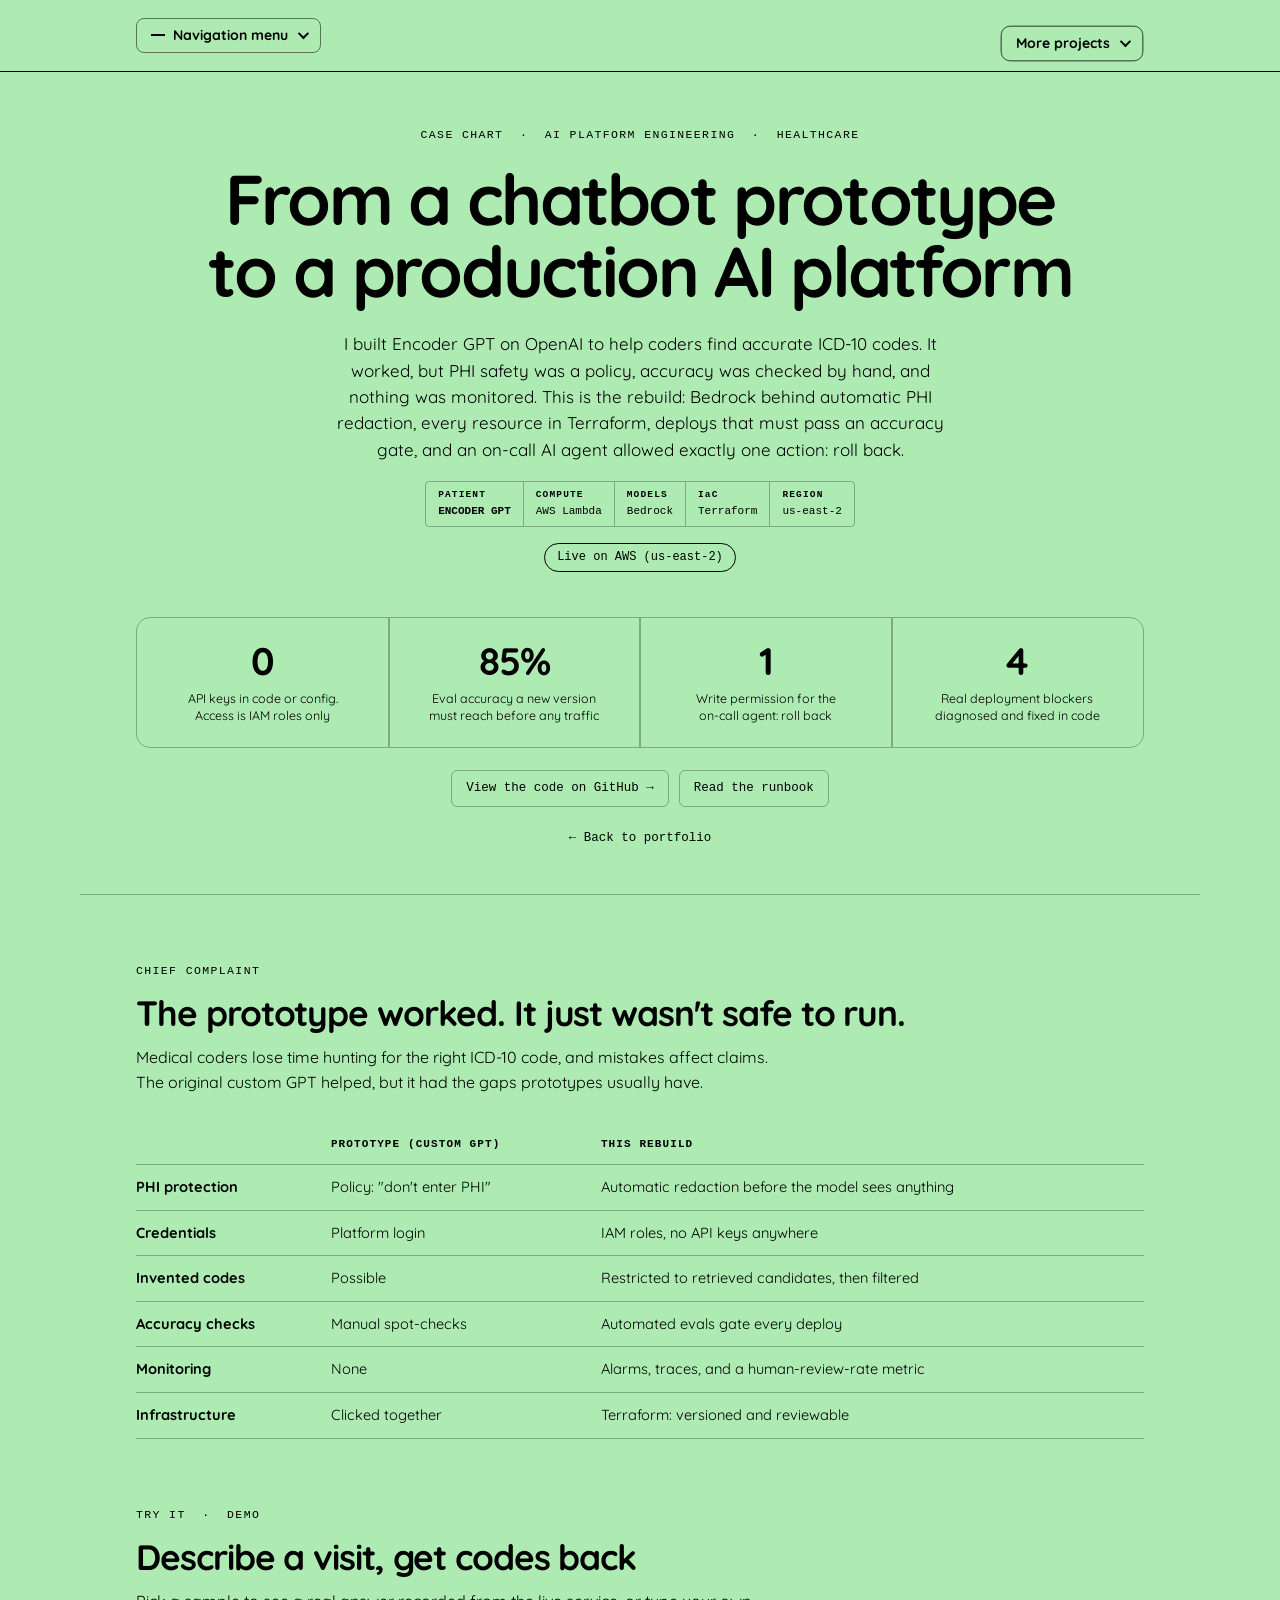
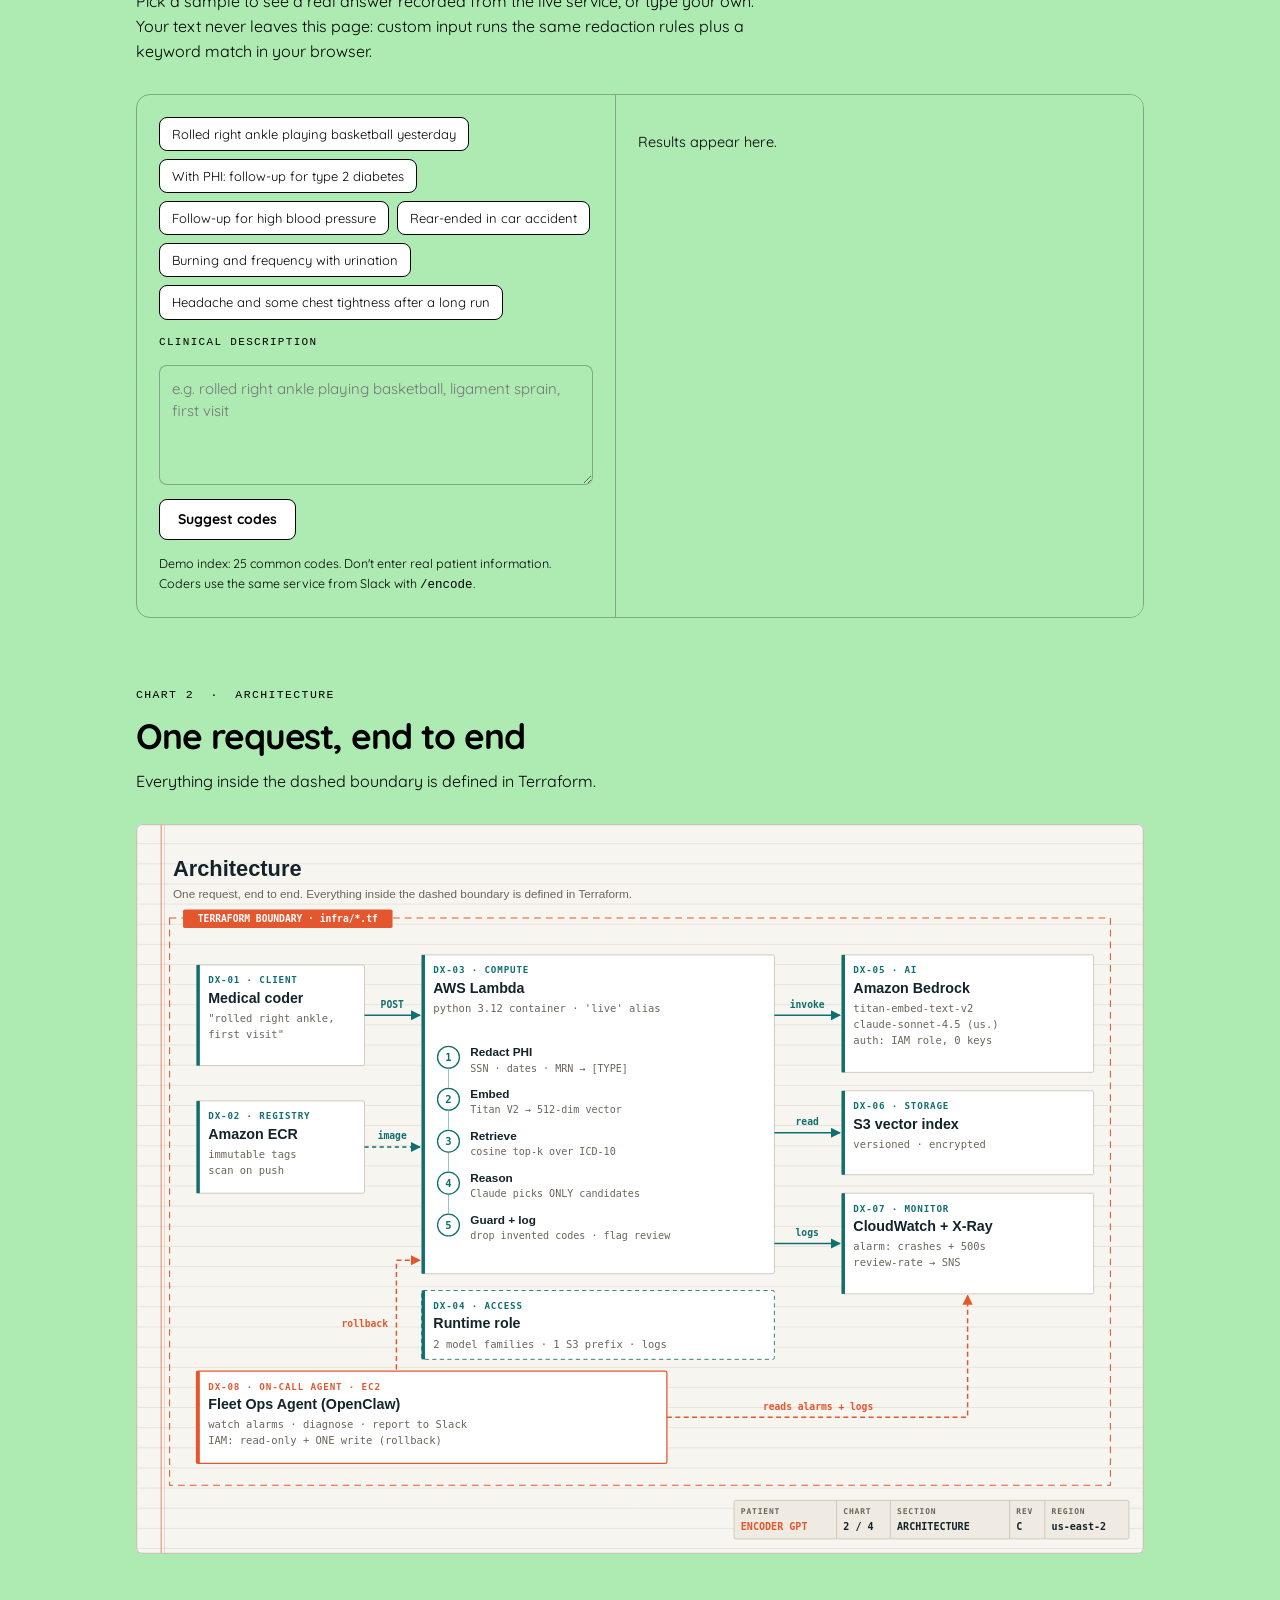
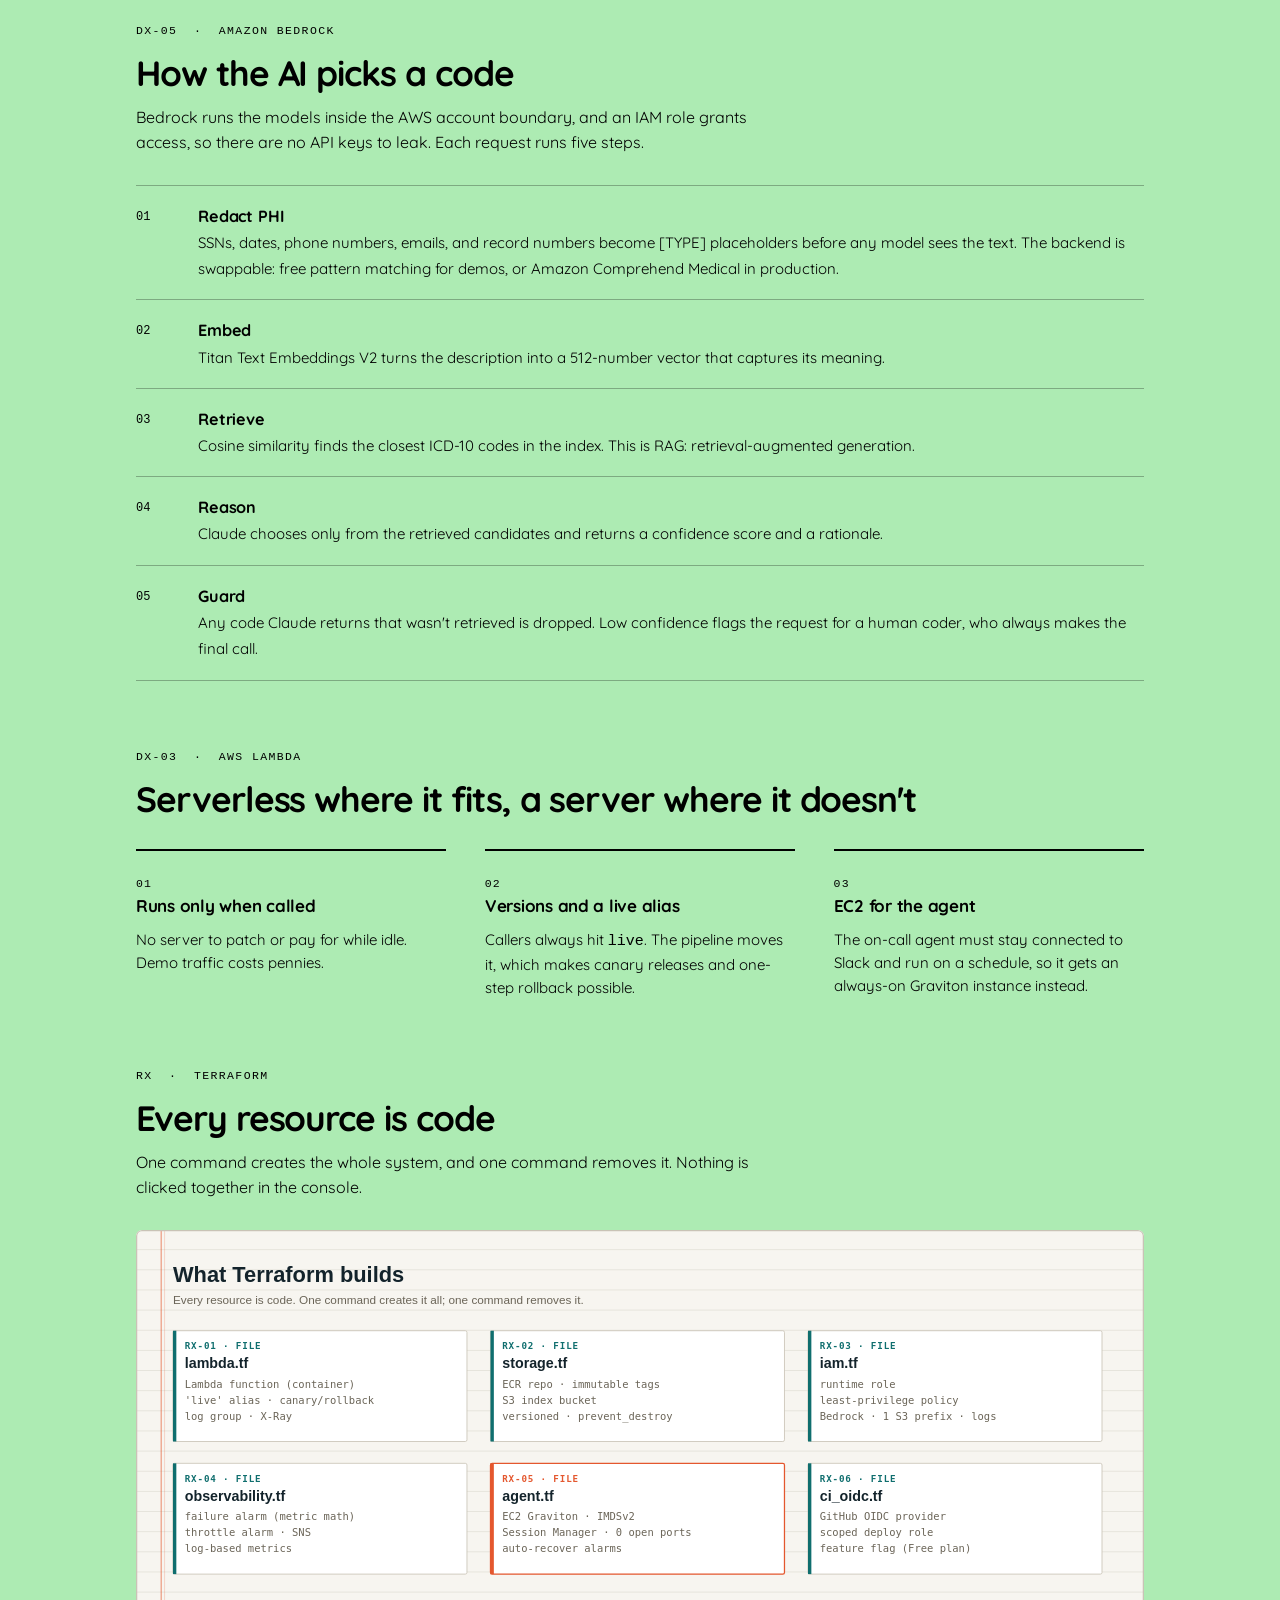
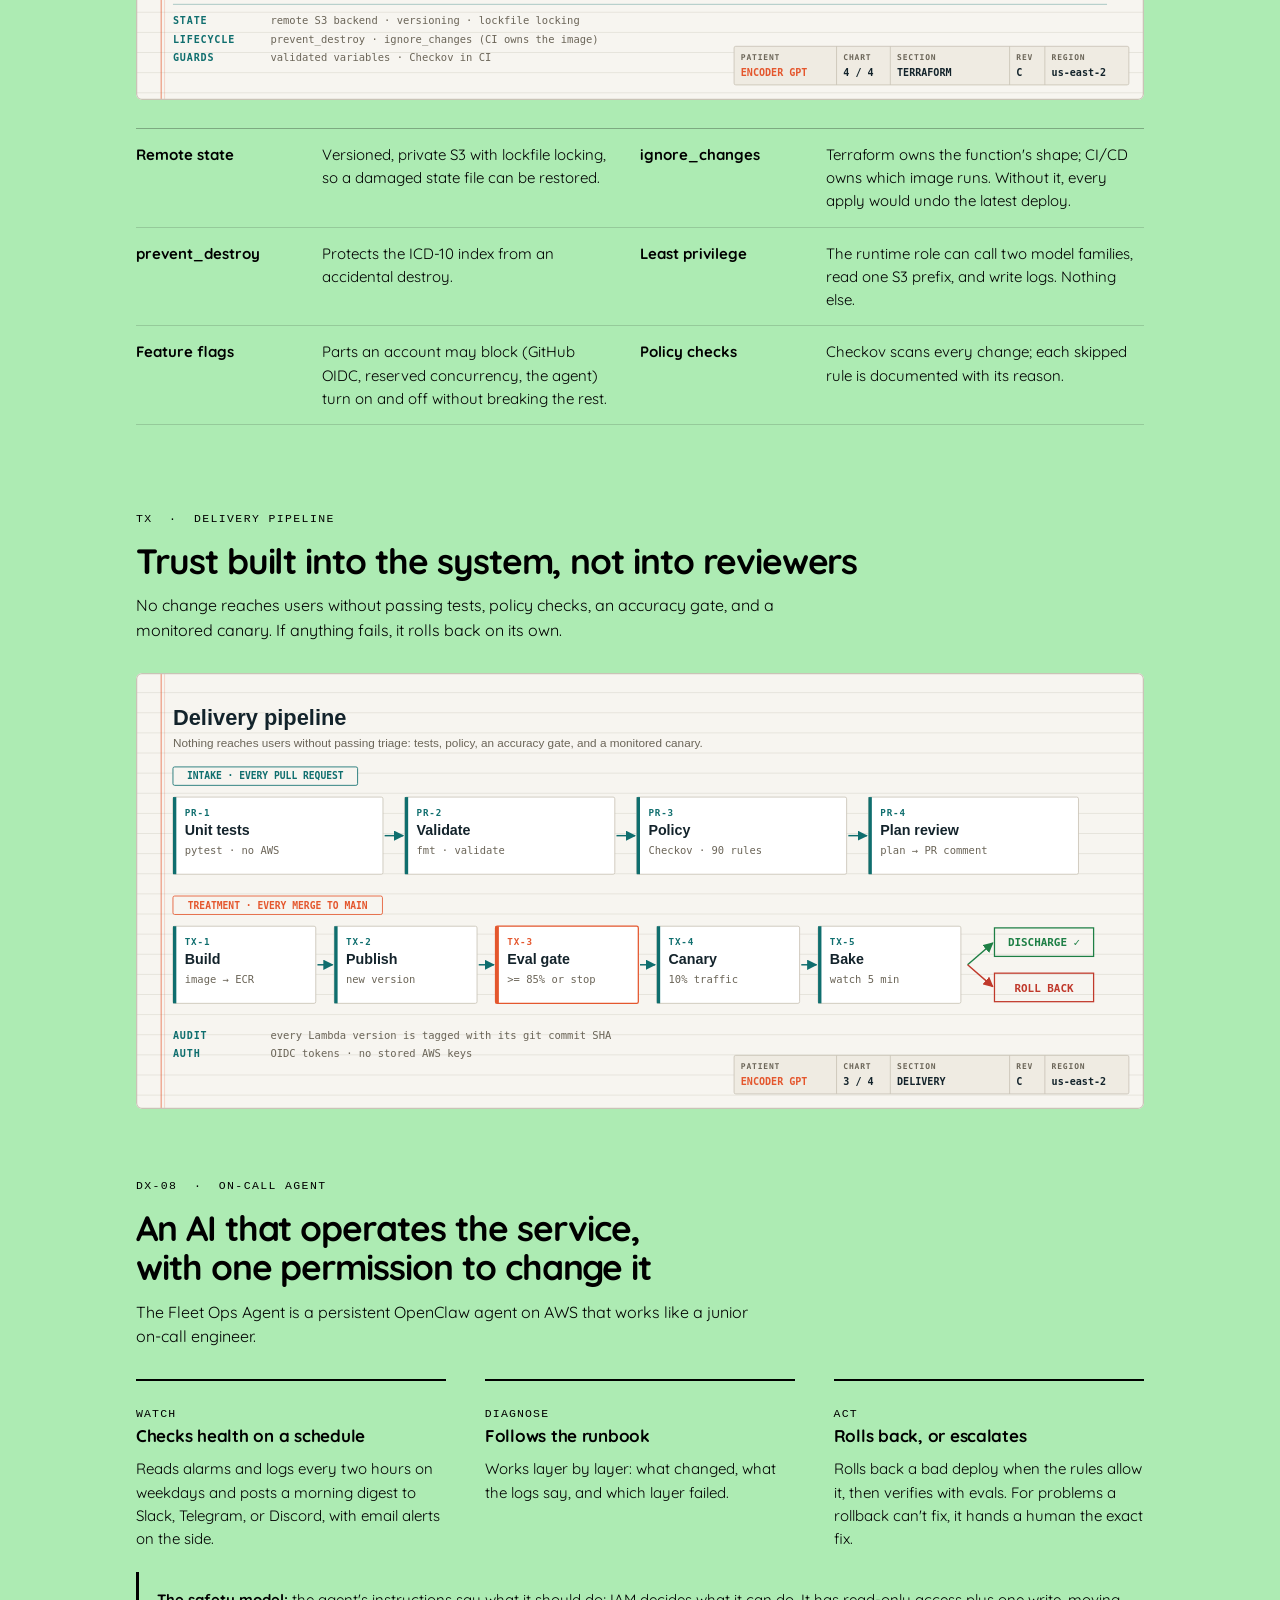
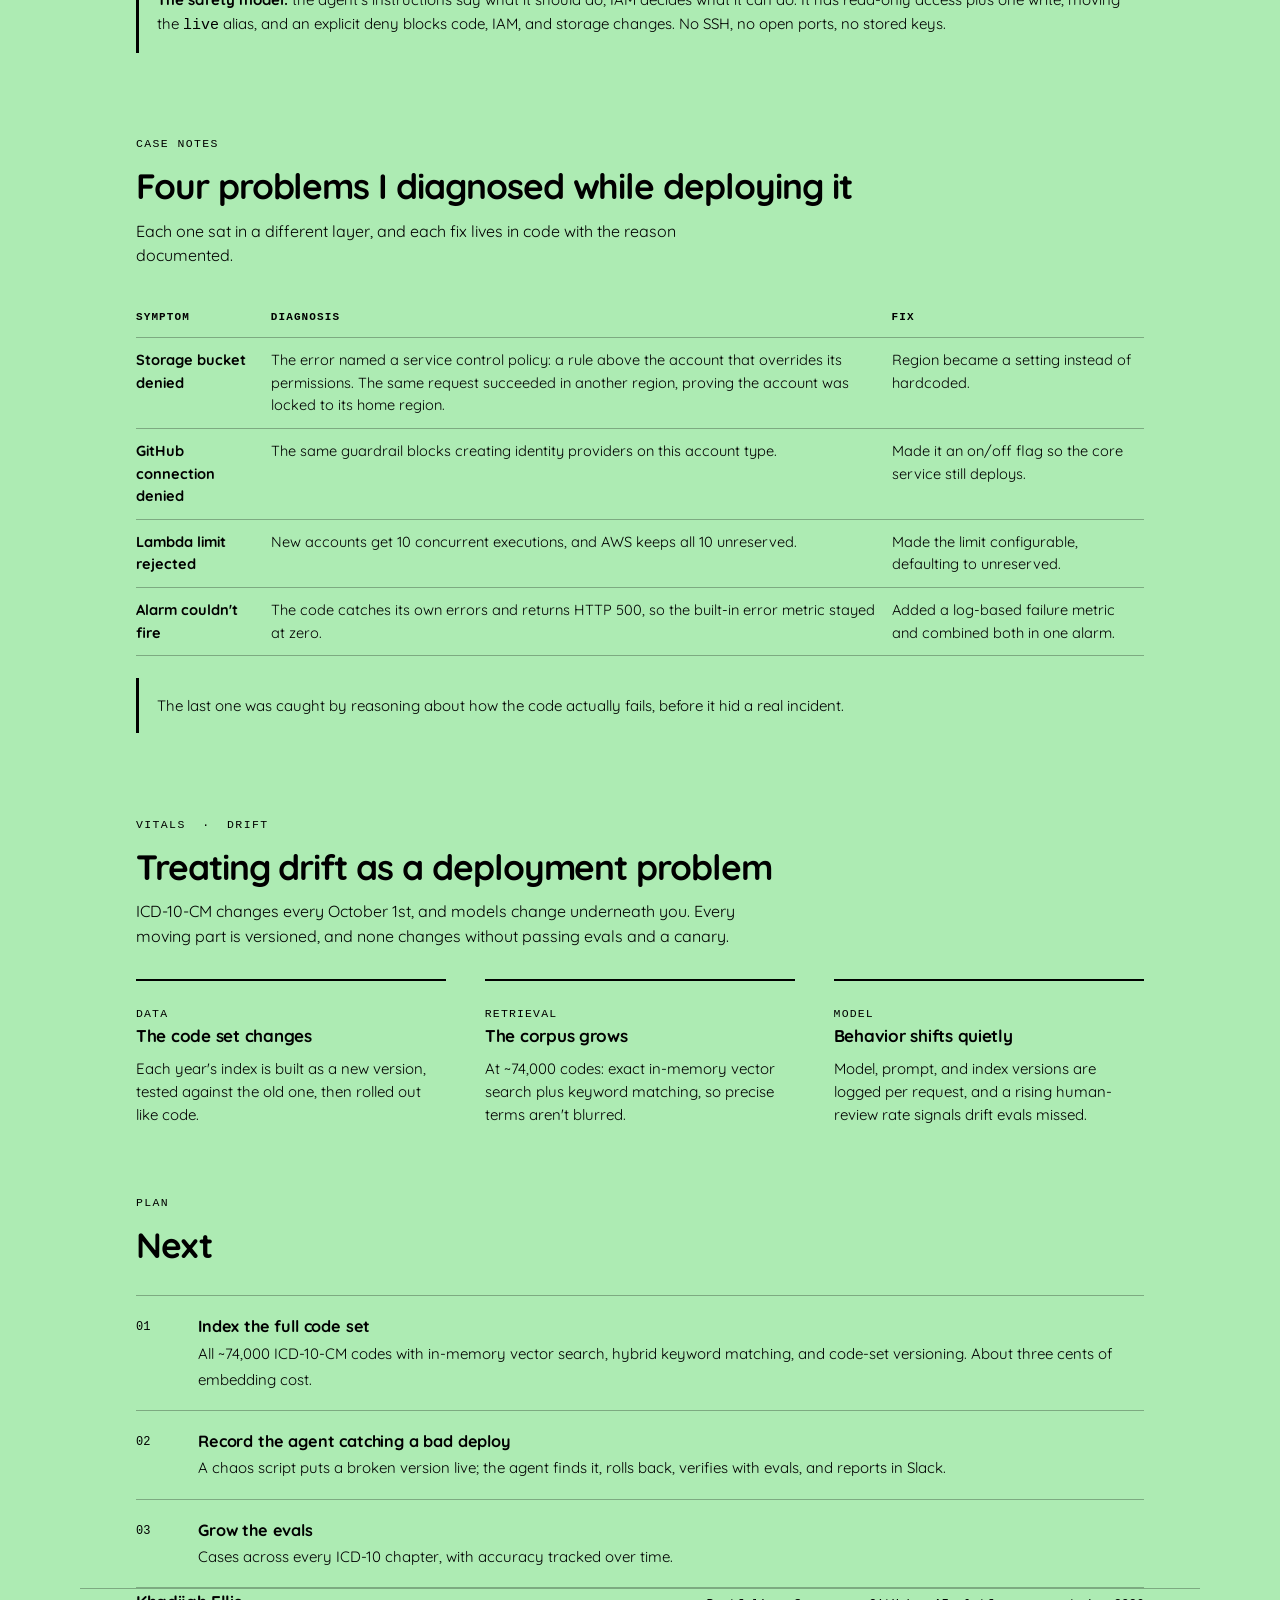
<file: encoder-gpt/index.html>
<!doctype html>
<html lang="en" data-page="mint">
<head>
<meta charset="utf-8">
<title>Encoder GPT on AWS | Khadijah Ellis</title>
<meta name="description" content="An ICD-10 coding assistant rebuilt from an OpenAI custom GPT into a production-style AI service on AWS: Bedrock RAG, PHI redaction, Lambda, Terraform, eval-gated canary deploys, and an on-call AI agent.">
<meta name="viewport" content="width=device-width, initial-scale=1">

<style>
  :root {
    /* Clinical chart (light): chart paper, teal ink, coral highlight */
    --ground:      #F7F5F0;
    --surface:     #FFFFFF;
    --ink:         #13232B;
    --ink-2:       #3E4A50;
    --ink-3:       #6B6558;
    --hairline:    #DDD6C8;
    --hairline-2:  #ECE7DD;
    --accent:      #E4572E;
    --accent-ink:  #B8401D;
    --teal:        #0F6E6E;
    --chip-bg:     #E3F0EE;
    --chip-ink:    #0F5A5A;
    --band: linear-gradient(90deg, #0F6E6E 0%, #0F6E6E 72%, #E4572E 72%, #E4572E 100%);
    --glow: linear-gradient(90deg, transparent 26px, rgba(228,87,46,.45) 26px, rgba(228,87,46,.45) 28px, transparent 28px),
            repeating-linear-gradient(180deg, transparent 0, transparent 27px, rgba(201,195,182,.45) 27px, rgba(201,195,182,.45) 28px);
    --shadow: 0 10px 34px rgba(19,35,43,.18);
    --sans: system-ui, -apple-system, "Segoe UI", Helvetica, Arial, sans-serif;
    --mono: ui-monospace, SFMono-Regular, Menlo, Consolas, monospace;
    --col: 1120px;
    --gutter: clamp(20px, 5vw, 56px);
  }
  @media (prefers-color-scheme: dark) {
    :root:not([data-theme="light"]) {
      /* Night chart (dark) */
      --ground:     #13232B;
      --surface:    #182C36;
      --ink:        #F2EEE6;
      --ink-2:      #CFC9BE;
      --ink-3:      #A7A196;
      --hairline:   #2C4350;
      --hairline-2: #223844;
      --accent:     #FF7A55;
      --accent-ink: #FF9473;
      --teal:       #4FB6A8;
      --chip-bg:    #1E3A40;
      --chip-ink:   #9FE1CB;
      --band: linear-gradient(90deg, #4FB6A8 0%, #4FB6A8 72%, #FF7A55 72%, #FF7A55 100%);
      --glow: linear-gradient(90deg, transparent 26px, rgba(255,122,85,.4) 26px, rgba(255,122,85,.4) 28px, transparent 28px),
              repeating-linear-gradient(180deg, transparent 0, transparent 27px, rgba(44,67,80,.7) 27px, rgba(44,67,80,.7) 28px);
      --shadow: 0 10px 34px rgba(0,0,0,.55);
    }
  }

  * { box-sizing: border-box; }

  body {
    margin: 0;
    border-top: 5px solid transparent;
    border-image: var(--band) 1;
    background: var(--ground);
    color: var(--ink);
    font-family: var(--sans);
    font-size: 17px;
    line-height: 1.55;
    -webkit-font-smoothing: antialiased;
  }

  .wrap { max-width: var(--col); margin: 0 auto; padding: 0 var(--gutter); }

  a { color: var(--accent-ink); text-decoration: none; }
  a:hover { text-decoration: underline; text-underline-offset: 3px; }
  a:focus-visible, button:focus-visible, summary:focus-visible {
    outline: 2px solid var(--accent); outline-offset: 3px; border-radius: 4px;
  }

  .eyebrow {
    font-family: var(--mono); font-size: 11.5px; font-weight: 500;
    letter-spacing: 0.12em; text-transform: uppercase; color: var(--ink-3); margin: 0;
  }

  .back { display: inline-block; margin-top: 22px; font-family: var(--mono); font-size: 12.5px; }

  /* Hero */
  .hero { background: var(--glow); padding: clamp(40px, 7vh, 84px) var(--gutter) clamp(36px, 5vh, 56px); text-align: center; }
  .hero h1 {
    margin: 20px 0 0; font-size: clamp(2.4rem, 6.4vw, 4.4rem); font-weight: 700;
    letter-spacing: -0.038em; line-height: 1.02; text-wrap: balance;
  }
  .hero .positioning {
    margin: 24px auto 0; max-width: 62ch; font-size: 1.0625rem; color: var(--ink-2); text-wrap: pretty;
  }

  .metrics {
    display: grid; grid-template-columns: repeat(4, 1fr); gap: 1px;
    margin: clamp(32px, 5vh, 52px) 0 0; background: var(--hairline);
    border: 1px solid var(--hairline); border-radius: 14px; overflow: hidden; text-align: center;
  }
  .metric { background: var(--surface); padding: 24px 16px 22px; }
  .metric .fig {
    display: block; font-size: clamp(1.75rem, 4vw, 2.4rem); font-weight: 600;
    letter-spacing: -0.035em; font-variant-numeric: tabular-nums; line-height: 1;
  }
  .metric .cap { display: block; margin-top: 10px; font-size: 12.5px; line-height: 1.4; color: var(--ink-3); text-wrap: balance; }

  /* Sections */
  section.wrap { padding-top: clamp(52px, 7.5vh, 92px); }
  .sec-head { margin-bottom: 30px; }
  .sec-head h2 {
    margin: 14px 0 0; font-size: clamp(1.6rem, 3.4vw, 2.2rem); font-weight: 600;
    letter-spacing: -0.03em; line-height: 1.12; text-wrap: balance;
  }
  .sec-head p.lede { margin: 12px 0 0; max-width: 64ch; color: var(--ink-3); font-size: 1rem; }

  /* Interactive figure */
  .figure { position: relative; }
  .stage {
    position: relative; border-radius: 14px; overflow: hidden;
    border: 1px solid var(--hairline); background: var(--surface); line-height: 0;
  }
  .stage img { display: block; width: 100%; height: auto; }

  .hs {
    position: absolute; width: 26px; height: 26px; margin: -13px 0 0 -13px; padding: 0;
    border-radius: 50%; border: 2px solid #fff; background: var(--accent); cursor: pointer;
    box-shadow: 0 2px 8px rgba(0,0,0,.45);
    transition: transform .15s ease;
  }
  .hs::after {
    content: ""; position: absolute; inset: -7px; border-radius: 50%;
    border: 2px solid #fff; opacity: .0; animation: pulse 2.6s ease-out infinite;
  }
  .hs:hover, .hs[aria-expanded="true"] { transform: scale(1.18); }
  .hs[aria-expanded="true"] { background: #fff; border-color: var(--accent); }
  .hs.sourced { background: var(--accent); }
  .hs.to-source, .hs.planned { background: #6F6585; }
  .markers-off .hs { display: none; }
  @keyframes pulse { 0% { opacity: .55; transform: scale(.7); } 80%, 100% { opacity: 0; transform: scale(1.25); } }

  .card {
    position: absolute; z-index: 5; width: 310px; max-width: calc(100% - 16px);
    background: var(--surface); color: var(--ink); border: 1px solid var(--hairline);
    border-radius: 12px; padding: 16px 16px 14px; box-shadow: var(--shadow);
    line-height: 1.45; font-size: 14px;
  }
  .card[hidden] { display: none; }
  .card .zone { font-family: var(--mono); font-size: 10.5px; letter-spacing: .12em; text-transform: uppercase; color: var(--ink-3); }
  .card h3 { margin: 4px 0 0; font-size: 1.0625rem; font-weight: 600; letter-spacing: -0.015em; line-height: 1.25; }
  .card .spec { margin: 8px 0 0; color: var(--ink-2); }
  .card .shop { margin-top: 12px; padding-top: 11px; border-top: 1px solid var(--hairline); }
  .card .shop .label { font-family: var(--mono); font-size: 10.5px; letter-spacing: .1em; text-transform: uppercase; color: var(--ink-3); }
  .card .prod { margin: 4px 0 0; font-weight: 600; }
  .card .price { margin: 2px 0 0; color: var(--ink-2); font-variant-numeric: tabular-nums; }
  .card .note { margin: 8px 0 0; color: var(--ink-3); font-size: 13px; }
  .card .find {
    display: inline-block; margin-top: 10px; font-weight: 600; font-size: 13.5px;
  }
  .card .close {
    position: absolute; top: 8px; right: 8px; width: 28px; height: 28px; border: 0;
    background: transparent; color: var(--ink-3); font-size: 20px; line-height: 1; cursor: pointer; border-radius: 6px;
  }

  .legend { display: flex; flex-wrap: wrap; gap: 8px 22px; align-items: center; margin-top: 14px; font-size: 13px; color: var(--ink-3); }
  .legend .dot { display: inline-block; width: 11px; height: 11px; border-radius: 50%; margin-right: 7px; vertical-align: -1px; border: 2px solid #fff; box-shadow: 0 0 0 1px var(--hairline); }
  .legend .dot.s { background: var(--accent); }
  .legend .dot.t { background: #6F6585; }
  .legend button {
    margin-left: auto; font: inherit; font-size: 12.5px; color: var(--accent-ink); background: transparent;
    border: 1px solid var(--hairline); border-radius: 999px; padding: 5px 13px; cursor: pointer;
  }
  .caption { margin: 14px 0 0; font-size: 14px; color: var(--ink-3); max-width: 70ch; }

  .part { padding-top: clamp(64px, 9vh, 110px); }
  .part .inner { border-top: 2px solid var(--ink); padding-top: 22px; }
  .part h2 { margin: 10px 0 0; font-size: clamp(2rem, 4.6vw, 3.1rem); font-weight: 700; letter-spacing: -0.035em; line-height: 1.05; text-wrap: balance; }
  .part p.lede { margin: 12px 0 0; max-width: 64ch; color: var(--ink-3); }
  figure.plain { margin: 0; }
  figure.plain img { display: block; width: 100%; height: auto; border-radius: 14px; border: 1px solid var(--hairline); }
  figure.plain figcaption { margin-top: 12px; font-size: 14px; color: var(--ink-3); max-width: 70ch; }

  /* Cards, grids */
  .grid3 { display: grid; grid-template-columns: repeat(3, 1fr); gap: clamp(22px, 3vw, 40px); }
  .col { border-top: 2px solid var(--accent); padding-top: 16px; }
  .col h3 { margin: 0; font-size: 1.0625rem; font-weight: 600; letter-spacing: -0.015em; }
  .col p, .col li { font-size: 0.9375rem; color: var(--ink-2); }
  .col p { margin: 8px 0 0; }
  .col ul { margin: 8px 0 0; padding-left: 18px; }
  .col .num { font-family: var(--mono); font-size: 11.5px; color: var(--ink-3); letter-spacing: .1em; }

  .facts { display: grid; grid-template-columns: repeat(2, 1fr); gap: 0; border-top: 1px solid var(--hairline); }
  .fact { display: grid; grid-template-columns: 170px 1fr; gap: 16px; padding: 14px 0; border-bottom: 1px solid var(--hairline-2); font-size: 0.9375rem; }
  .fact:nth-child(odd) { padding-right: 24px; }
  .fact dt { font-weight: 600; }
  .fact dd { margin: 0; color: var(--ink-2); }

  ol.principles { list-style: none; counter-reset: p; margin: 0; padding: 0; border-top: 1px solid var(--hairline); }
  ol.principles li { counter-increment: p; display: grid; grid-template-columns: 54px 1fr; gap: 8px; padding: 18px 0; border-bottom: 1px solid var(--hairline); }
  ol.principles li::before { content: counter(p, decimal-leading-zero); font-family: var(--mono); font-size: 12px; color: var(--accent-ink); padding-top: 4px; }
  ol.principles strong { display: block; font-size: 1.0125rem; letter-spacing: -0.01em; }
  ol.principles span { color: var(--ink-2); font-size: 0.9375rem; }

  details { border: 1px solid var(--hairline); border-radius: 12px; background: var(--surface); margin-top: 16px; }
  summary { cursor: pointer; padding: 14px 18px; font-weight: 600; font-size: 0.9625rem; }
  pre {
    margin: 0; padding: 4px 18px 18px; overflow-x: auto; font-family: var(--mono); font-size: 12.5px;
    line-height: 1.7; color: var(--ink-2); white-space: pre-wrap; word-break: break-word;
  }

  table { width: 100%; border-collapse: collapse; font-size: 0.9125rem; }
  th, td { text-align: left; padding: 11px 12px 11px 0; border-bottom: 1px solid var(--hairline); vertical-align: top; }
  th { font-family: var(--mono); font-size: 11px; letter-spacing: .1em; text-transform: uppercase; color: var(--ink-3); font-weight: 500; }
  td.n, th.n { text-align: right; font-variant-numeric: tabular-nums; white-space: nowrap; padding-right: 0; padding-left: 12px; }
  tr.total td { font-weight: 600; border-bottom: 0; }
  td .sub { display: block; color: var(--ink-3); font-size: 12.5px; margin-top: 2px; }
  .table-wrap { overflow-x: auto; }

  .tag { font-family: var(--mono); font-size: 10.5px; background: var(--chip-bg); color: var(--chip-ink); padding: 2px 7px; border-radius: 4px; white-space: nowrap; }

  .callout {
    margin-top: 22px; padding: 16px 18px; border-left: 3px solid var(--accent);
    background: var(--surface); border-radius: 0 10px 10px 0; font-size: 0.9375rem; color: var(--ink-2);
  }

  footer {
    margin-top: clamp(60px, 8vh, 96px); border-top: 1px solid var(--hairline); padding: 36px 0 60px;
    display: flex; flex-wrap: wrap; gap: 14px 36px; align-items: baseline; justify-content: space-between;
  }
  footer .name { font-size: 1.0625rem; font-weight: 600; letter-spacing: -0.02em; }
  footer .meta { font-family: var(--mono); font-size: 12.5px; color: var(--ink-3); display: flex; flex-wrap: wrap; gap: 8px 20px; }

  @media (max-width: 940px) {
    .grid3 { grid-template-columns: 1fr; gap: 24px; }
    .metrics { grid-template-columns: repeat(2, 1fr); }
    .facts { grid-template-columns: 1fr; }
    .fact:nth-child(odd) { padding-right: 0; }
  }
  @media (max-width: 720px) {
    body { font-size: 16px; }
    .card { position: static; width: auto; max-width: none; margin-top: 12px; }
    .fact { grid-template-columns: 1fr; gap: 2px; }
    .legend button { margin-left: 0; }
  }
  @media (prefers-reduced-motion: reduce) {
    * { animation: none !important; transition: none !important; }
  }

  /* Clinical chart details */
  .eyebrow { color: var(--teal); }
  .hero { border-bottom: 1px solid var(--hairline); }
  .chart-id { display: inline-flex; gap: 0; margin-top: 18px; border: 1px solid var(--hairline); border-radius: 4px; overflow: hidden; font-family: var(--mono); font-size: 11px; text-align: left; background: var(--surface); }
  .chart-id span { padding: 6px 12px; border-left: 1px solid var(--hairline); color: var(--ink-2); }
  .chart-id span:first-child { border-left: 0; }
  .chart-id b { display: block; font-size: 9.5px; letter-spacing: .12em; color: var(--ink-3); font-weight: 600; }
  .chart-id .hot { color: var(--accent-ink); font-weight: 700; }
  .status.live { color: #1E7F45; border-color: #1E7F45; }
  @media (prefers-color-scheme: dark) { .status.live { color: #6FCF97; border-color: #6FCF97; } }
  .status { display: inline-block; margin-top: 16px; font-family: var(--mono); font-size: 12px; color: var(--accent-ink); border: 1px solid var(--accent); border-radius: 999px; padding: 4px 12px; }
  figure.chart { margin: 0; }
  figure.chart img { display: block; width: 100%; height: auto; border-radius: 6px; }
  figure.chart figcaption { margin-top: 12px; font-size: 14px; color: var(--ink-3); max-width: 70ch; }
  .col { border-top-color: var(--teal); }
  .col.hot { border-top-color: var(--accent); }
  .cta { display: flex; flex-wrap: wrap; gap: 10px; justify-content: center; margin-top: 22px; }
  .cta a { font-family: var(--mono); font-size: 12.5px; padding: 8px 14px; border: 1px solid var(--hairline); border-radius: 6px; background: var(--surface); color: var(--ink); }
  .cta a:hover { border-color: var(--accent); text-decoration: none; }
  @media (max-width: 720px) { .chart-id { flex-wrap: wrap; } }

  /* Try it */
  .try { display: grid; grid-template-columns: minmax(0, 1fr) minmax(0, 1.1fr); gap: 0; border: 1px solid var(--hairline); border-radius: 14px; overflow: hidden; background: var(--surface); }
  .try-in { padding: 22px; border-right: 1px solid var(--hairline); display: flex; flex-direction: column; gap: 14px; }
  .try-out { padding: 22px; background: var(--ground); min-height: 320px; }
  .try label { font-family: var(--mono); font-size: 11px; letter-spacing: .12em; text-transform: uppercase; color: var(--ink-3); }
  .try textarea { width: 100%; min-height: 120px; resize: vertical; font: inherit; font-size: 15px; line-height: 1.5; color: var(--ink); background: var(--ground); border: 1px solid var(--hairline); border-radius: 8px; padding: 12px; }
  .try textarea:focus { outline: 2px solid var(--teal); outline-offset: 1px; }
  .samples { display: flex; flex-wrap: wrap; gap: 8px; }
  .samples[hidden] { display: none; }
  .samples button { font: inherit; font-size: 13px; text-align: left; color: var(--ink-2); background: var(--ground); border: 1px solid var(--hairline); border-radius: 8px; padding: 6px 12px; cursor: pointer; }
  .samples button:hover, .samples button[aria-pressed="true"] { border-color: var(--teal); color: var(--ink); }
  .try-go { align-self: flex-start; font: inherit; font-size: 14px; font-weight: 600; color: #fff; background: var(--teal); border: 0; border-radius: 8px; padding: 9px 18px; cursor: pointer; }
  .try-go:hover { filter: brightness(1.08); }
  .try .fine { margin: 0; font-size: 12.5px; color: var(--ink-3); }
  .src { display: inline-block; font-family: var(--mono); font-size: 10.5px; letter-spacing: .08em; text-transform: uppercase; padding: 3px 8px; border-radius: 4px; background: var(--chip-bg); color: var(--chip-ink); }
  .src.kw { background: transparent; border: 1px solid var(--hairline); color: var(--ink-3); }
  .redacted { margin: 12px 0 0; font-family: var(--mono); font-size: 12.5px; color: var(--ink-2); background: var(--surface); border: 1px dashed var(--hairline); border-radius: 8px; padding: 10px 12px; white-space: pre-wrap; word-break: break-word; }
  .redacted mark { background: var(--chip-bg); color: var(--chip-ink); border-radius: 3px; padding: 0 3px; }
  .sugg { list-style: none; margin: 14px 0 0; padding: 0; display: grid; gap: 10px; }
  .sugg li { background: var(--surface); border: 1px solid var(--hairline); border-left: 3px solid var(--teal); border-radius: 8px; padding: 12px 14px; }
  .sugg .row { display: flex; gap: 10px; align-items: baseline; justify-content: space-between; }
  .sugg code { font-family: var(--mono); font-size: 14px; font-weight: 700; color: var(--ink); }
  .sugg .pct { font-family: var(--mono); font-size: 12.5px; color: var(--ink-3); font-variant-numeric: tabular-nums; }
  .sugg .d { display: block; margin-top: 2px; font-size: 14px; color: var(--ink-2); }
  .sugg .why { display: block; margin-top: 6px; font-size: 13px; color: var(--ink-3); }
  .bar { height: 4px; margin-top: 8px; background: var(--hairline); border-radius: 2px; overflow: hidden; }
  .bar i { display: block; height: 100%; background: var(--teal); }
  .flag { margin: 12px 0 0; font-size: 13.5px; color: var(--accent-ink); font-weight: 600; }
  .empty { color: var(--ink-3); font-size: 14.5px; }
  @media (prefers-color-scheme: dark) { .try-go { color: #13232B; } }
  @media (max-width: 820px) {
    .try { grid-template-columns: 1fr; }
    .try-in { border-right: 0; border-bottom: 1px solid var(--hairline); }
  }
</style>
<link rel="stylesheet" href="../theme.css?v=4">
<link rel="stylesheet" href="../site-nav.css?v=3">
</head>
<body>
<main>

  <header class="hero wrap">
    <p class="eyebrow">Case chart &nbsp;·&nbsp; AI platform engineering &nbsp;·&nbsp; Healthcare</p>
    <h1>From a chatbot prototype to a production AI platform</h1>
    <p class="positioning">
      I built Encoder GPT on OpenAI to help coders find accurate ICD-10 codes. It worked, but PHI
      safety was a policy, accuracy was checked by hand, and nothing was monitored. This is the
      rebuild: Bedrock behind automatic PHI redaction, every resource in Terraform, deploys that
      must pass an accuracy gate, and an on-call AI agent allowed exactly one action: roll back.
    </p>
    <div class="chart-id" aria-label="Chart header">
      <span><b>PATIENT</b><span class="hot" style="padding:0;border:0">ENCODER GPT</span></span>
      <span><b>COMPUTE</b>AWS Lambda</span>
      <span><b>MODELS</b>Bedrock</span>
      <span><b>IaC</b>Terraform</span>
      <span><b>REGION</b>us-east-2</span>
    </div>
    <div><span class="status live">Live on AWS (us-east-2)</span></div>
    <div class="metrics">
      <div class="metric"><span class="fig">0</span><span class="cap">API keys in code or config. Access is IAM roles only</span></div>
      <div class="metric"><span class="fig">85%</span><span class="cap">Eval accuracy a new version must reach before any traffic</span></div>
      <div class="metric"><span class="fig">1</span><span class="cap">Write permission for the on-call agent: roll back</span></div>
      <div class="metric"><span class="fig">4</span><span class="cap">Real deployment blockers diagnosed and fixed in code</span></div>
    </div>
    <div class="cta">
      <a href="https://github.com/klosetk/encoder-gpt" target="_blank" rel="noopener noreferrer">View the code on GitHub &rarr;</a>
      <a href="https://github.com/klosetk/encoder-gpt/blob/main/RUNBOOK.md" target="_blank" rel="noopener noreferrer">Read the runbook</a>
    </div>
    <a class="back" href="../">&larr; Back to portfolio</a>
  </header>

  <nav class="sn-static wrap" aria-label="Navigation menu">
    <div class="sn-card">
      <div class="sn-head">
        <p class="sn-title">Navigation menu</p>
        <details class="sn-more"><summary>More projects</summary><div class="sn-drop"><a href="../"><strong>Portfolio home</strong><span class="d">IT automation, identity, and Jira administration</span></a><a href="./" aria-current="page"><strong>Encoder GPT on AWS</strong><span class="d">AI platform: Bedrock, Lambda, Terraform</span></a><a href="../interior-design-system/"><strong>Interior Design System</strong><span class="d">AI prompt architecture, tested on a loft</span></a><a href="https://github.com/klosetk/it-automation-portfolio" target="_blank" rel="noopener noreferrer"><strong>Architecture write-ups</strong><span class="d">IT automation write-ups on GitHub</span></a></div></details>
      </div>
      <div class="sn-links"><a href="#problem">Problem</a><a href="#architecture">Architecture</a><a href="#bedrock">Bedrock</a><a href="#lambda">Lambda</a><a href="#terraform">Terraform</a><a href="#pipeline">Pipeline</a><a href="#agent">On-call agent</a><a href="#case-notes">Case notes</a><a href="#drift">Drift</a><a href="#next">Next</a></div>
    </div>
  </nav>

  <section class="wrap" id="problem">
    <div class="sec-head">
      <p class="eyebrow">Chief complaint</p>
      <h2>The prototype worked. It just wasn't safe to run.</h2>
      <p class="lede">Medical coders lose time hunting for the right ICD-10 code, and mistakes affect claims. The original custom GPT helped, but it had the gaps prototypes usually have.</p>
    </div>
    <div class="table-wrap">
      <table>
        <thead><tr><th></th><th>Prototype (custom GPT)</th><th>This rebuild</th></tr></thead>
        <tbody>
          <tr><td><strong>PHI protection</strong></td><td>Policy: "don't enter PHI"</td><td>Automatic redaction before the model sees anything</td></tr>
          <tr><td><strong>Credentials</strong></td><td>Platform login</td><td>IAM roles, no API keys anywhere</td></tr>
          <tr><td><strong>Invented codes</strong></td><td>Possible</td><td>Restricted to retrieved candidates, then filtered</td></tr>
          <tr><td><strong>Accuracy checks</strong></td><td>Manual spot-checks</td><td>Automated evals gate every deploy</td></tr>
          <tr><td><strong>Monitoring</strong></td><td>None</td><td>Alarms, traces, and a human-review-rate metric</td></tr>
          <tr><td><strong>Infrastructure</strong></td><td>Clicked together</td><td>Terraform: versioned and reviewable</td></tr>
        </tbody>
      </table>
    </div>
  </section>

  <section class="wrap" id="try">
    <div class="sec-head">
      <p class="eyebrow">Try it &nbsp;·&nbsp; Demo</p>
      <h2>Describe a visit, get codes back</h2>
      <p class="lede">Pick a sample to see a real answer recorded from the live service, or type your own. Your text never leaves this page: custom input runs the same redaction rules plus a keyword match in your browser.</p>
    </div>
    <div class="try">
      <div class="try-in">
        <div class="samples" id="samples" hidden aria-label="Sample visits"></div>
        <label for="note">Clinical description</label>
        <textarea id="note" maxlength="600" placeholder="e.g. rolled right ankle playing basketball, ligament sprain, first visit"></textarea>
        <button class="try-go" id="go" type="button">Suggest codes</button>
        <p class="fine">Demo index: 25 common codes. Don't enter real patient information. Coders use the same service from Slack with <code>/encode</code>.</p>
      </div>
      <div class="try-out" id="out" aria-live="polite">
        <p class="empty">Results appear here.</p>
      </div>
    </div>
  </section>

  <section class="wrap" id="architecture">
    <div class="sec-head">
      <p class="eyebrow">Chart 2 &nbsp;·&nbsp; Architecture</p>
      <h2>One request, end to end</h2>
      <p class="lede">Everything inside the dashed boundary is defined in Terraform.</p>
    </div>
    <figure class="chart"><picture><source media="(prefers-color-scheme: dark)" srcset="img/architecture-dark.svg"><img src="img/architecture-light.svg" alt="Architecture: a client request goes to AWS Lambda, which redacts PHI, embeds with Titan, retrieves ICD-10 candidates from S3, and reasons with Claude on Bedrock. CloudWatch monitors it, and the Fleet Ops Agent can roll back." loading="lazy" width="1200"></picture></figure>
  </section>

  <section class="wrap" id="bedrock">
    <div class="sec-head">
      <p class="eyebrow">DX-05 &nbsp;·&nbsp; Amazon Bedrock</p>
      <h2>How the AI picks a code</h2>
      <p class="lede">Bedrock runs the models inside the AWS account boundary, and an IAM role grants access, so there are no API keys to leak. Each request runs five steps.</p>
    </div>
    <ol class="principles">
      <li><div><strong>Redact PHI</strong><span>SSNs, dates, phone numbers, emails, and record numbers become [TYPE] placeholders before any model sees the text. The backend is swappable: free pattern matching for demos, or Amazon Comprehend Medical in production.</span></div></li>
      <li><div><strong>Embed</strong><span>Titan Text Embeddings V2 turns the description into a 512-number vector that captures its meaning.</span></div></li>
      <li><div><strong>Retrieve</strong><span>Cosine similarity finds the closest ICD-10 codes in the index. This is RAG: retrieval-augmented generation.</span></div></li>
      <li><div><strong>Reason</strong><span>Claude chooses only from the retrieved candidates and returns a confidence score and a rationale.</span></div></li>
      <li><div><strong>Guard</strong><span>Any code Claude returns that wasn't retrieved is dropped. Low confidence flags the request for a human coder, who always makes the final call.</span></div></li>
    </ol>
  </section>

  <section class="wrap" id="lambda">
    <div class="sec-head">
      <p class="eyebrow">DX-03 &nbsp;·&nbsp; AWS Lambda</p>
      <h2>Serverless where it fits, a server where it doesn't</h2>
    </div>
    <div class="grid3">
      <div class="col"><p class="num">01</p><h3>Runs only when called</h3><p>No server to patch or pay for while idle. Demo traffic costs pennies.</p></div>
      <div class="col"><p class="num">02</p><h3>Versions and a live alias</h3><p>Callers always hit <code>live</code>. The pipeline moves it, which makes canary releases and one-step rollback possible.</p></div>
      <div class="col hot"><p class="num">03</p><h3>EC2 for the agent</h3><p>The on-call agent must stay connected to Slack and run on a schedule, so it gets an always-on Graviton instance instead.</p></div>
    </div>
  </section>

  <section class="wrap" id="terraform">
    <div class="sec-head">
      <p class="eyebrow">RX &nbsp;·&nbsp; Terraform</p>
      <h2>Every resource is code</h2>
      <p class="lede">One command creates the whole system, and one command removes it. Nothing is clicked together in the console.</p>
    </div>
    <figure class="chart"><picture><source media="(prefers-color-scheme: dark)" srcset="img/terraform-dark.svg"><img src="img/terraform-light.svg" alt="The Terraform files and what each one builds: Lambda, storage, IAM, observability, the agent, and GitHub OIDC." loading="lazy" width="1200"></picture></figure>
    <dl class="facts" style="margin-top:28px">
      <div class="fact"><dt>Remote state</dt><dd>Versioned, private S3 with lockfile locking, so a damaged state file can be restored.</dd></div>
      <div class="fact"><dt>ignore_changes</dt><dd>Terraform owns the function's shape; CI/CD owns which image runs. Without it, every apply would undo the latest deploy.</dd></div>
      <div class="fact"><dt>prevent_destroy</dt><dd>Protects the ICD-10 index from an accidental destroy.</dd></div>
      <div class="fact"><dt>Least privilege</dt><dd>The runtime role can call two model families, read one S3 prefix, and write logs. Nothing else.</dd></div>
      <div class="fact"><dt>Feature flags</dt><dd>Parts an account may block (GitHub OIDC, reserved concurrency, the agent) turn on and off without breaking the rest.</dd></div>
      <div class="fact"><dt>Policy checks</dt><dd>Checkov scans every change; each skipped rule is documented with its reason.</dd></div>
    </dl>
  </section>

  <section class="wrap" id="pipeline">
    <div class="sec-head">
      <p class="eyebrow">TX &nbsp;·&nbsp; Delivery pipeline</p>
      <h2>Trust built into the system, not into reviewers</h2>
      <p class="lede">No change reaches users without passing tests, policy checks, an accuracy gate, and a monitored canary. If anything fails, it rolls back on its own.</p>
    </div>
    <figure class="chart"><picture><source media="(prefers-color-scheme: dark)" srcset="img/pipeline-dark.svg"><img src="img/pipeline-light.svg" alt="Delivery pipeline: pull request checks, then build, publish, eval gate, canary, and bake, ending in promote or roll back." loading="lazy" width="1200"></picture></figure>
  </section>

  <section class="wrap" id="agent">
    <div class="sec-head">
      <p class="eyebrow">DX-08 &nbsp;·&nbsp; On-call agent</p>
      <h2>An AI that operates the service, with one permission to change it</h2>
      <p class="lede">The Fleet Ops Agent is a persistent OpenClaw agent on AWS that works like a junior on-call engineer.</p>
    </div>
    <div class="grid3">
      <div class="col"><p class="num">WATCH</p><h3>Checks health on a schedule</h3><p>Reads alarms and logs every two hours on weekdays and posts a morning digest to Slack, Telegram, or Discord, with email alerts on the side.</p></div>
      <div class="col"><p class="num">DIAGNOSE</p><h3>Follows the runbook</h3><p>Works layer by layer: what changed, what the logs say, and which layer failed.</p></div>
      <div class="col hot"><p class="num">ACT</p><h3>Rolls back, or escalates</h3><p>Rolls back a bad deploy when the rules allow it, then verifies with evals. For problems a rollback can't fix, it hands a human the exact fix.</p></div>
    </div>
    <p class="callout"><strong>The safety model:</strong> the agent's instructions say what it should do; IAM decides what it can do. It has read-only access plus one write, moving the <code>live</code> alias, and an explicit deny blocks code, IAM, and storage changes. No SSH, no open ports, no stored keys.</p>
  </section>

  <section class="wrap" id="case-notes">
    <div class="sec-head">
      <p class="eyebrow">Case notes</p>
      <h2>Four problems I diagnosed while deploying it</h2>
      <p class="lede">Each one sat in a different layer, and each fix lives in code with the reason documented.</p>
    </div>
    <div class="table-wrap">
      <table>
        <thead><tr><th>Symptom</th><th>Diagnosis</th><th>Fix</th></tr></thead>
        <tbody>
          <tr><td><strong>Storage bucket denied</strong></td><td>The error named a service control policy: a rule above the account that overrides its permissions. The same request succeeded in another region, proving the account was locked to its home region.</td><td>Region became a setting instead of hardcoded.</td></tr>
          <tr><td><strong>GitHub connection denied</strong></td><td>The same guardrail blocks creating identity providers on this account type.</td><td>Made it an on/off flag so the core service still deploys.</td></tr>
          <tr><td><strong>Lambda limit rejected</strong></td><td>New accounts get 10 concurrent executions, and AWS keeps all 10 unreserved.</td><td>Made the limit configurable, defaulting to unreserved.</td></tr>
          <tr><td><strong>Alarm couldn't fire</strong></td><td>The code catches its own errors and returns HTTP 500, so the built-in error metric stayed at zero.</td><td>Added a log-based failure metric and combined both in one alarm.</td></tr>
        </tbody>
      </table>
    </div>
    <p class="callout">The last one was caught by reasoning about how the code actually fails, before it hid a real incident.</p>
  </section>

  <section class="wrap" id="drift">
    <div class="sec-head">
      <p class="eyebrow">Vitals &nbsp;·&nbsp; Drift</p>
      <h2>Treating drift as a deployment problem</h2>
      <p class="lede">ICD-10-CM changes every October 1st, and models change underneath you. Every moving part is versioned, and none changes without passing evals and a canary.</p>
    </div>
    <div class="grid3">
      <div class="col"><p class="num">DATA</p><h3>The code set changes</h3><p>Each year's index is built as a new version, tested against the old one, then rolled out like code.</p></div>
      <div class="col"><p class="num">RETRIEVAL</p><h3>The corpus grows</h3><p>At ~74,000 codes: exact in-memory vector search plus keyword matching, so precise terms aren't blurred.</p></div>
      <div class="col"><p class="num">MODEL</p><h3>Behavior shifts quietly</h3><p>Model, prompt, and index versions are logged per request, and a rising human-review rate signals drift evals missed.</p></div>
    </div>
  </section>

  <section class="wrap" id="next">
    <div class="sec-head">
      <p class="eyebrow">Plan</p>
      <h2>Next</h2>
    </div>
    <ol class="principles">
      <li><div><strong>Index the full code set</strong><span>All ~74,000 ICD-10-CM codes with in-memory vector search, hybrid keyword matching, and code-set versioning. About three cents of embedding cost.</span></div></li>
      <li><div><strong>Record the agent catching a bad deploy</strong><span>A chaos script puts a broken version live; the agent finds it, rolls back, verifies with evals, and reports in Slack.</span></div></li>
      <li><div><strong>Grow the evals</strong><span>Cases across every ICD-10 chapter, with accuracy tracked over time.</span></div></li>
    </ol>
  </section>

  <footer class="wrap">
    <span class="name">Khadijah Ellis</span>
    <span class="meta">
      <a href="../">Portfolio</a>
      <a href="https://github.com/klosetk/encoder-gpt">Source on GitHub</a>
      <span>AI platform case study, 2026</span>
    </span>
  </footer>

</main>

<script>
(() => {
  // Same pattern rules as app/redaction.py (basic mode), so the demo shows real redaction behavior.
  const RULES = [
    ["EMAIL", /\b[\w.+-]+@[\w-]+\.[\w.]+\b/g],
    ["SSN", /\b\d{3}-\d{2}-\d{4}\b/g],
    ["PHONE", /(?:\+?1[\s.-]?)?\(?\b\d{3}\)?[\s.-]\d{3}[\s.-]\d{4}\b/g],
    ["DATE", /\b(?:\d{1,2}[/-]\d{1,2}[/-]\d{2,4}|\d{4}-\d{2}-\d{2}|(?:Jan|Feb|Mar|Apr|May|Jun|Jul|Aug|Sep|Oct|Nov|Dec)[a-z]*\.? \d{1,2},? \d{4})\b/gi],
    ["ID", /\b(?:MRN|DOB|acct|account|member\s*id|id)\s*[:#]?\s*[A-Z0-9-]{4,}\b/gi],
    ["NAME", /\b(?:Mr|Mrs|Ms|Miss|Dr)\.? [A-Z][a-z]+(?: [A-Z][a-z]+)?/g],
  ];
  const redact = (t) => {
    const found = [];
    for (const [label, re] of RULES) {
      const next = t.replace(re, `[${label}]`);
      if (next !== t) found.push(label);
      t = next;
    }
    return [t, found.sort()];
  };

  // The 25-code demo index (data/icd10_sample.csv) with plain-language terms for the keyword preview.
  const CODES = [
    ["E11.9", "Type 2 diabetes mellitus without complications", ["diabetes", "diabetic", "a1c", "type 2"]],
    ["E11.65", "Type 2 diabetes mellitus with hyperglycemia", ["hyperglycemia", "hyperglycemic", "high blood sugar", "glucose", "diabetic"]],
    ["I10", "Essential (primary) hypertension", ["hypertension", "high blood pressure", "blood pressure", "lisinopril"]],
    ["E78.5", "Hyperlipidemia, unspecified", ["hyperlipidemia", "cholesterol", "lipid", "statin"]],
    ["E66.9", "Obesity, unspecified", ["obesity", "obese", "bmi"]],
    ["E03.9", "Hypothyroidism, unspecified", ["hypothyroid", "thyroid", "levothyroxine"]],
    ["J45.909", "Unspecified asthma, uncomplicated", ["asthma", "wheez", "inhaler"]],
    ["J44.9", "Chronic obstructive pulmonary disease, unspecified", ["copd", "emphysema", "chronic bronchitis"]],
    ["J06.9", "Acute upper respiratory infection, unspecified", ["upper respiratory", "uri", "cold", "sore throat", "congestion", "cough"]],
    ["J18.9", "Pneumonia, unspecified organism", ["pneumonia"]],
    ["N39.0", "Urinary tract infection, site not specified", ["uti", "urinary tract", "urination", "dysuria", "burning"]],
    ["K21.9", "Gastro-esophageal reflux disease without esophagitis", ["gerd", "reflux", "heartburn"]],
    ["I48.91", "Unspecified atrial fibrillation", ["atrial fibrillation", "afib", "a-fib", "irregular"]],
    ["F41.1", "Generalized anxiety disorder", ["anxiety", "anxious", "worry", "gad"]],
    ["F32.A", "Depression, unspecified", ["depression", "depressed", "low mood"]],
    ["G43.909", "Migraine, unspecified, not intractable, without status migrainosus", ["migraine"]],
    ["R51.9", "Headache, unspecified", ["headache"]],
    ["R07.9", "Chest pain, unspecified", ["chest pain", "chest tightness", "chest"]],
    ["R10.9", "Unspecified abdominal pain", ["abdominal", "stomach", "belly"]],
    ["M54.50", "Low back pain, unspecified", ["low back", "lower back", "back pain", "lumbar"]],
    ["M25.561", "Pain in right knee", ["right knee", "knee"]],
    ["S93.401A", "Sprain of unspecified ligament of right ankle, initial encounter", ["ankle", "sprain", "rolled"]],
    ["S13.4XXA", "Sprain of ligaments of cervical spine, initial encounter", ["whiplash", "neck", "cervical", "rear-ended"]],
    ["S06.0X0A", "Concussion without loss of consciousness, initial encounter", ["concussion", "hit head", "head injury"]],
    ["Z00.00", "Encounter for general adult medical examination without abnormal findings", ["physical", "annual exam", "checkup", "check-up", "wellness"]],
  ];
  const keywordMatch = (t) => {
    const low = t.toLowerCase();
    return CODES.map(([code, d, terms]) => {
      // Short terms must match a whole word ("uri" shouldn't match "urination"); longer ones match as prefixes.
      const hits = terms.filter((w) => new RegExp(`\\b${w.replace(/[-]/g, "\\-")}${w.length <= 4 ? "\\b" : ""}`).test(low));
      return { code, description: d, hits, score: hits.reduce((n, w) => n + w.length, 0) };
    }).filter((c) => c.score).sort((a, b) => b.score - a.score).slice(0, 3);
  };

  const $ = (id) => document.getElementById(id);
  const note = $("note"), out = $("out"), box = $("samples");
  const esc = (s) => String(s).replace(/[&<>"]/g, (c) => ({ "&": "&amp;", "<": "&lt;", ">": "&gt;", '"': "&quot;" }[c]));
  const marked = (t) => esc(t).replace(/\[(EMAIL|SSN|PHONE|DATE|ID|NAME)\]/g, "<mark>[$1]</mark>");
  let recorded = [];

  const showRecorded = (s) => {
    const r = s.result, [clean] = redact(s.description);
    const items = (r.suggestions || []).map((x) => {
      const pct = Math.round((x.confidence || 0) * 100);
      return `<li><div class="row"><code>${esc(x.code)}</code><span class="pct">${pct}%</span></div>
        <span class="d">${esc(x.description || "")}</span>
        ${x.rationale ? `<span class="why">${esc(x.rationale)}</span>` : ""}
        <div class="bar"><i style="width:${pct}%"></i></div></li>`;
    }).join("");
    out.innerHTML = `<span class="src">Recorded from the live service · Claude on Bedrock</span>
      ${(r.phi_redacted || []).length ? `<p class="redacted">What the model saw:\n${marked(clean)}</p>` : ""}
      ${items ? `<ul class="sugg">${items}</ul>` : `<p class="empty">No confident match in the index.</p>`}
      ${r.needs_human_review ? `<p class="flag">⚑ Flagged for human review</p>` : ""}`;
  };

  const showKeyword = (t) => {
    const [clean, found] = redact(t);
    const m = keywordMatch(clean);
    const items = m.map((x) => `<li><div class="row"><code>${x.code}</code><span class="pct">matched: ${esc(x.hits.join(", "))}</span></div>
      <span class="d">${esc(x.description)}</span></li>`).join("");
    out.innerHTML = `<span class="src kw">Keyword preview · runs in your browser</span>
      ${found.length ? `<p class="redacted">Redacted before matching:\n${marked(clean)}</p>` : ""}
      ${items ? `<ul class="sugg">${items}</ul>` : `<p class="empty">No keyword match in the 25-code demo index. Try a sample, or words like ankle, reflux, or blood pressure.</p>`}
      <p class="fine" style="margin-top:12px">The live service ranks candidates by meaning (Titan embeddings), then Claude picks codes with a confidence score and rationale.${recorded.length ? " Pick a sample to see a real answer." : ""}</p>`;
  };

  const run = () => {
    const t = note.value.trim();
    if (!t) { out.innerHTML = `<p class="empty">Type a description or pick a sample.</p>`; return; }
    const hit = recorded.find((s) => s.description.toLowerCase() === t.toLowerCase());
    hit ? showRecorded(hit) : showKeyword(t);
  };
  $("go").addEventListener("click", run);
  note.addEventListener("keydown", (e) => { if (e.key === "Enter" && (e.metaKey || e.ctrlKey)) run(); });
  note.addEventListener("input", () => box.querySelectorAll("button").forEach((b) => b.setAttribute("aria-pressed", "false")));

  fetch("demo-samples.json").then((r) => (r.ok ? r.json() : [])).then((data) => {
    recorded = Array.isArray(data) ? data : [];
    if (!recorded.length) return;
    const label = (d) => d.replace(/^Mr\. John Carter.*?(follow-up)/i, "With PHI: $1").split(",")[0];
    box.innerHTML = recorded.map((s, i) => `<button type="button" aria-pressed="false" data-i="${i}">${esc(label(s.description))}</button>`).join("");
    box.hidden = false;
    box.addEventListener("click", (e) => {
      const b = e.target.closest("button"); if (!b) return;
      box.querySelectorAll("button").forEach((x) => x.setAttribute("aria-pressed", String(x === b)));
      note.value = recorded[+b.dataset.i].description;
      showRecorded(recorded[+b.dataset.i]);
    });
  }).catch(() => {});
})();
</script>
<script src="../site-nav.js?v=3"></script>
</body>
</html>
</file>
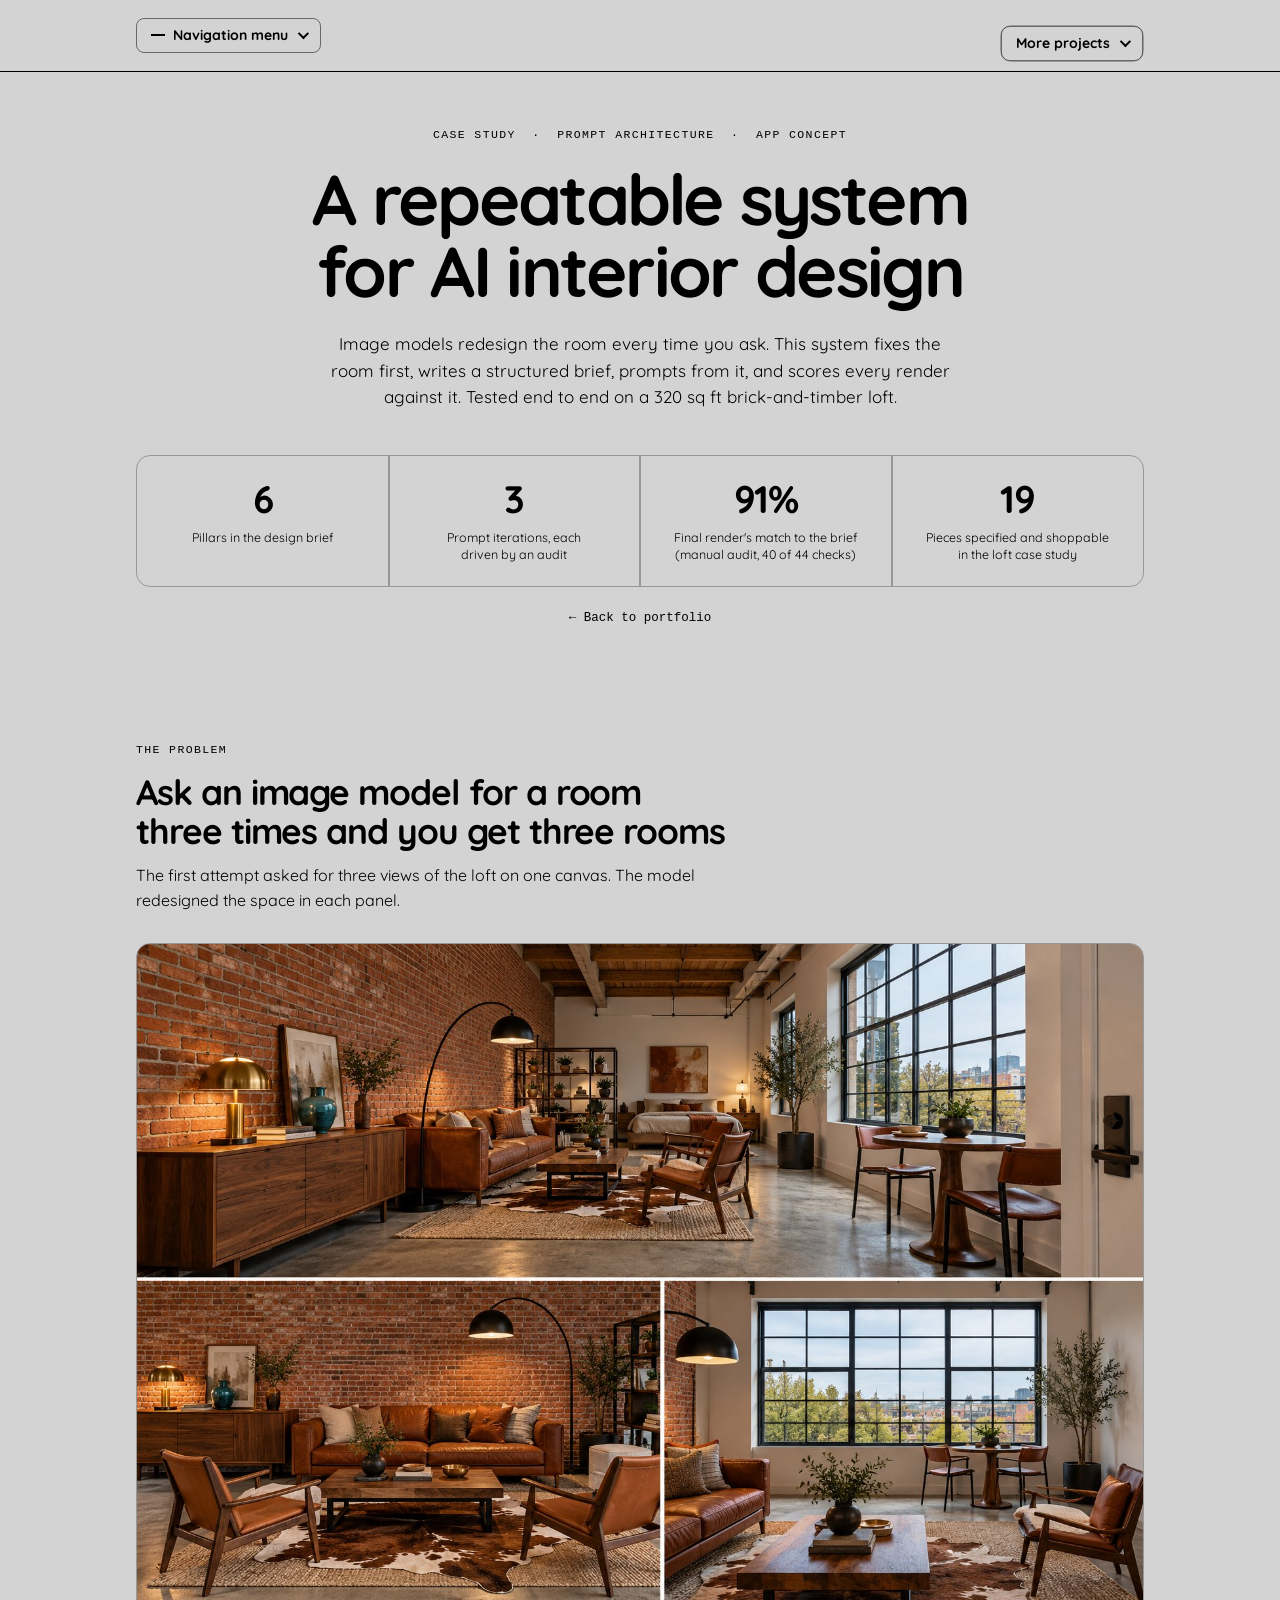
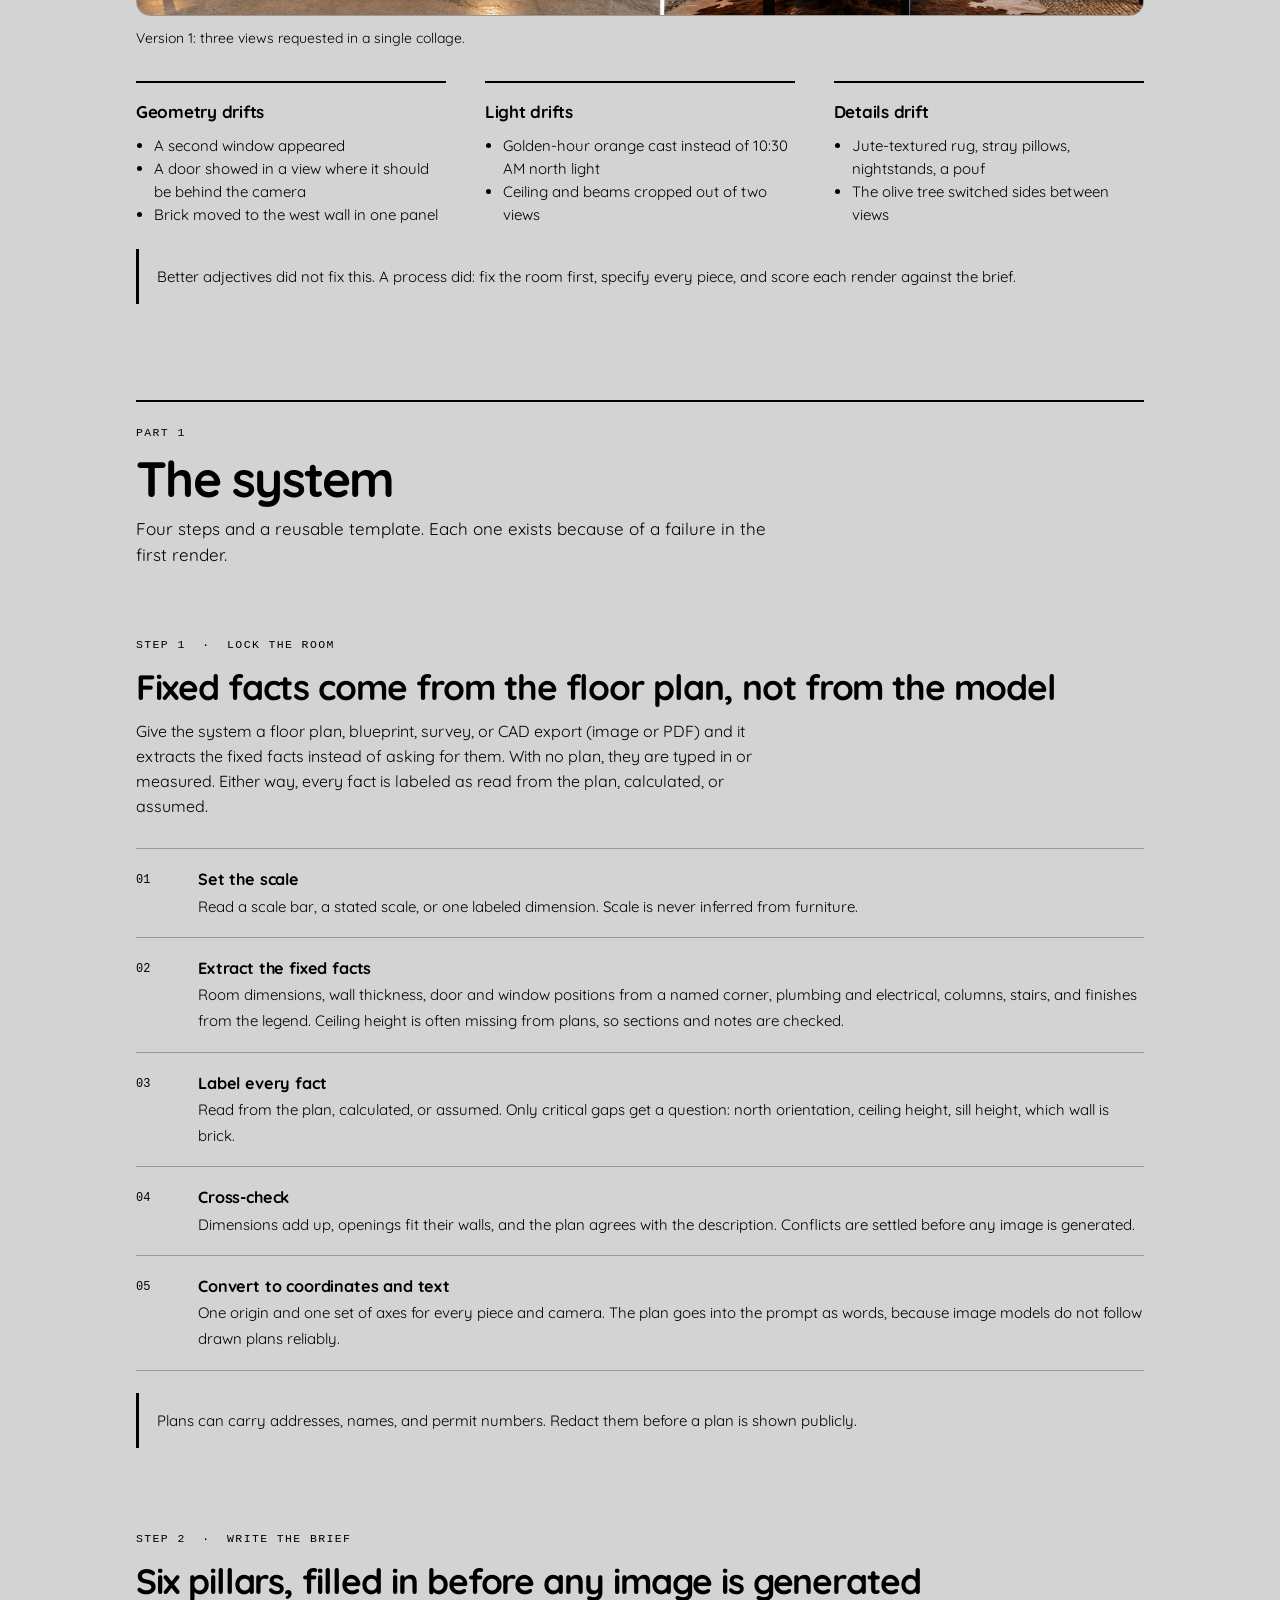
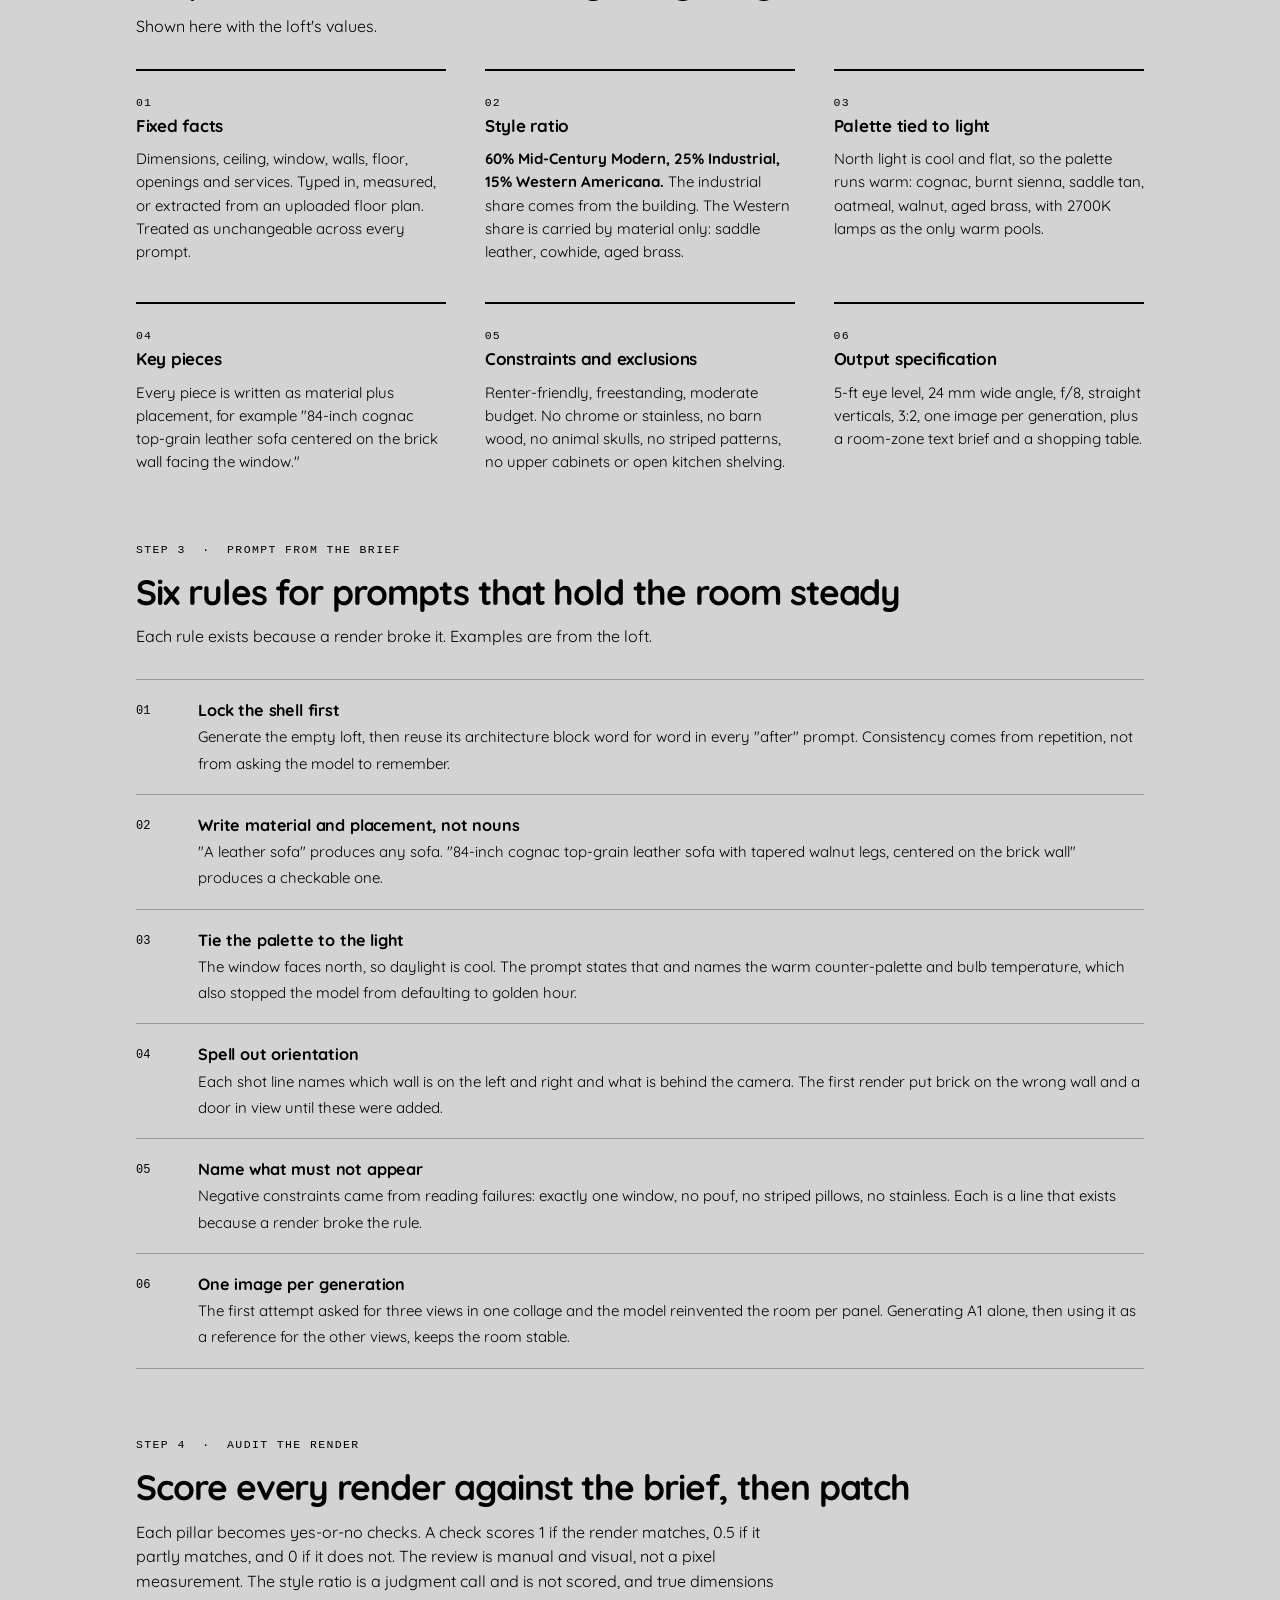
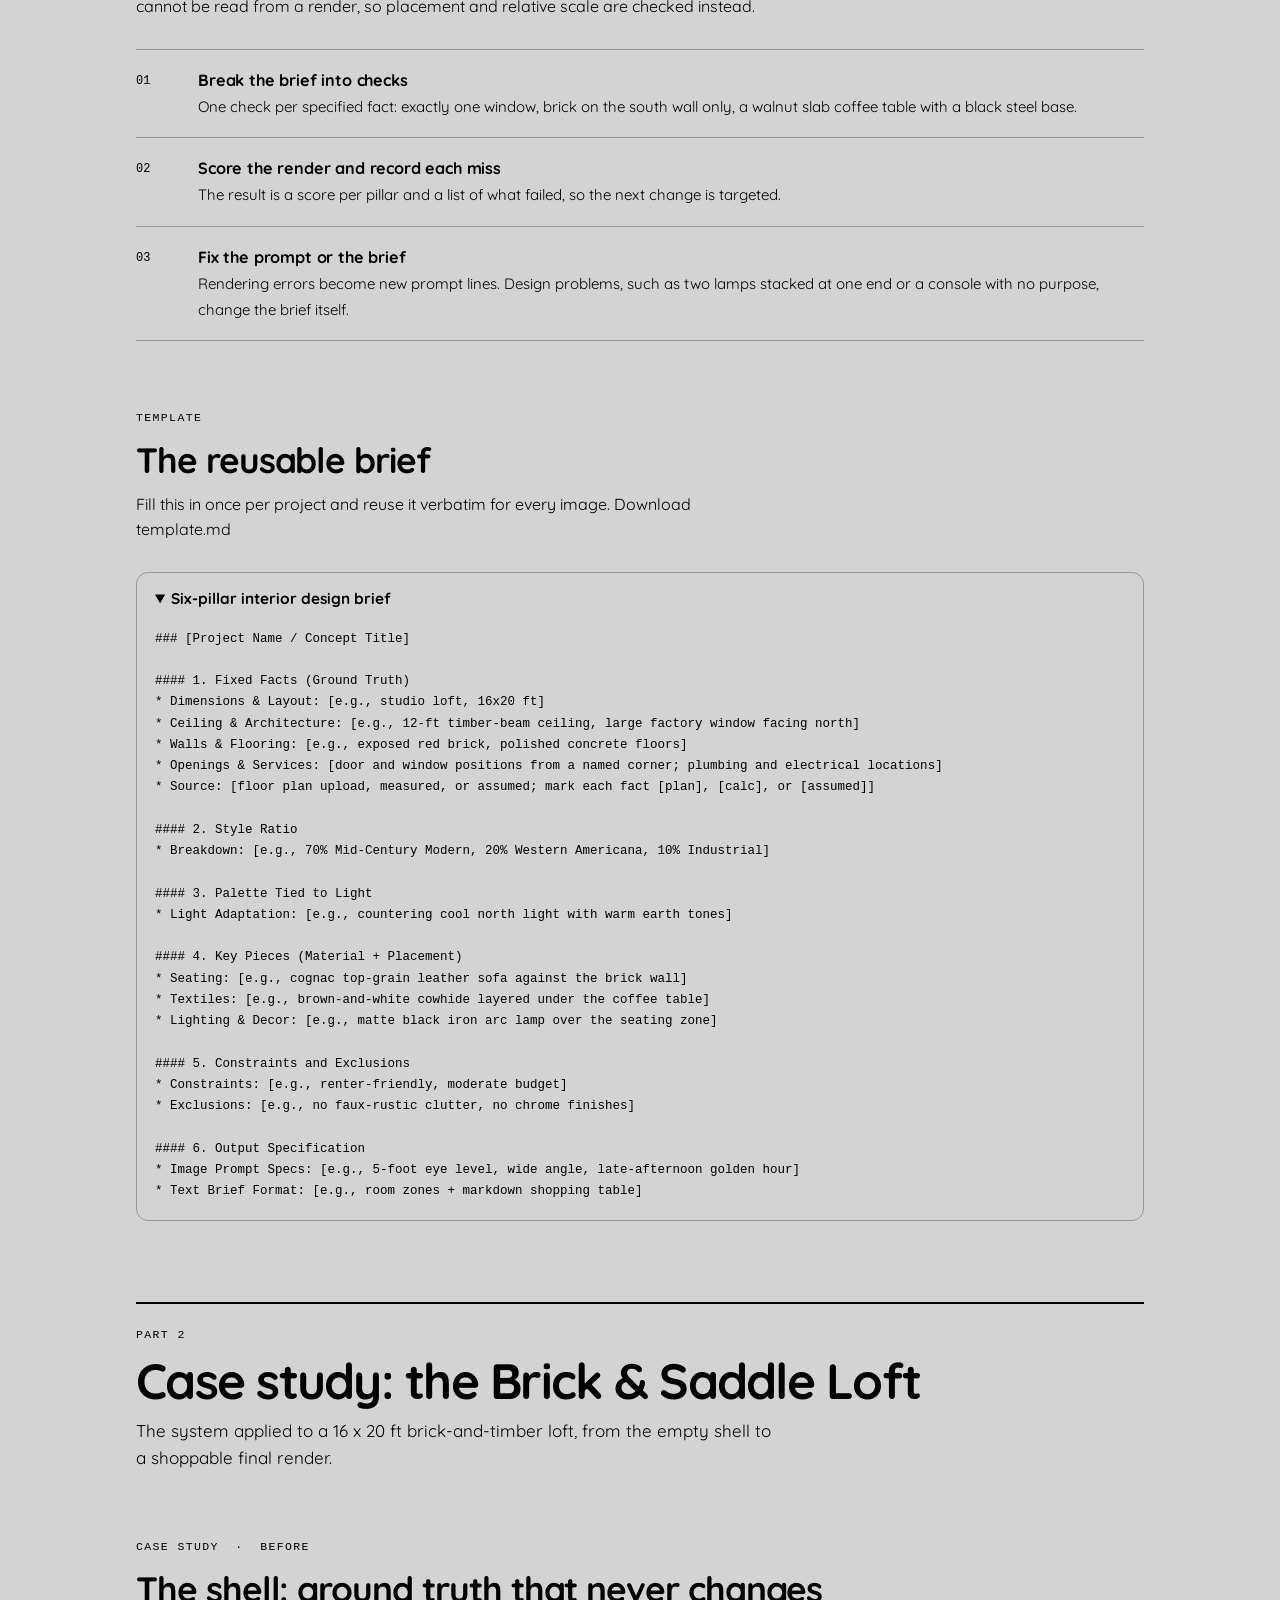
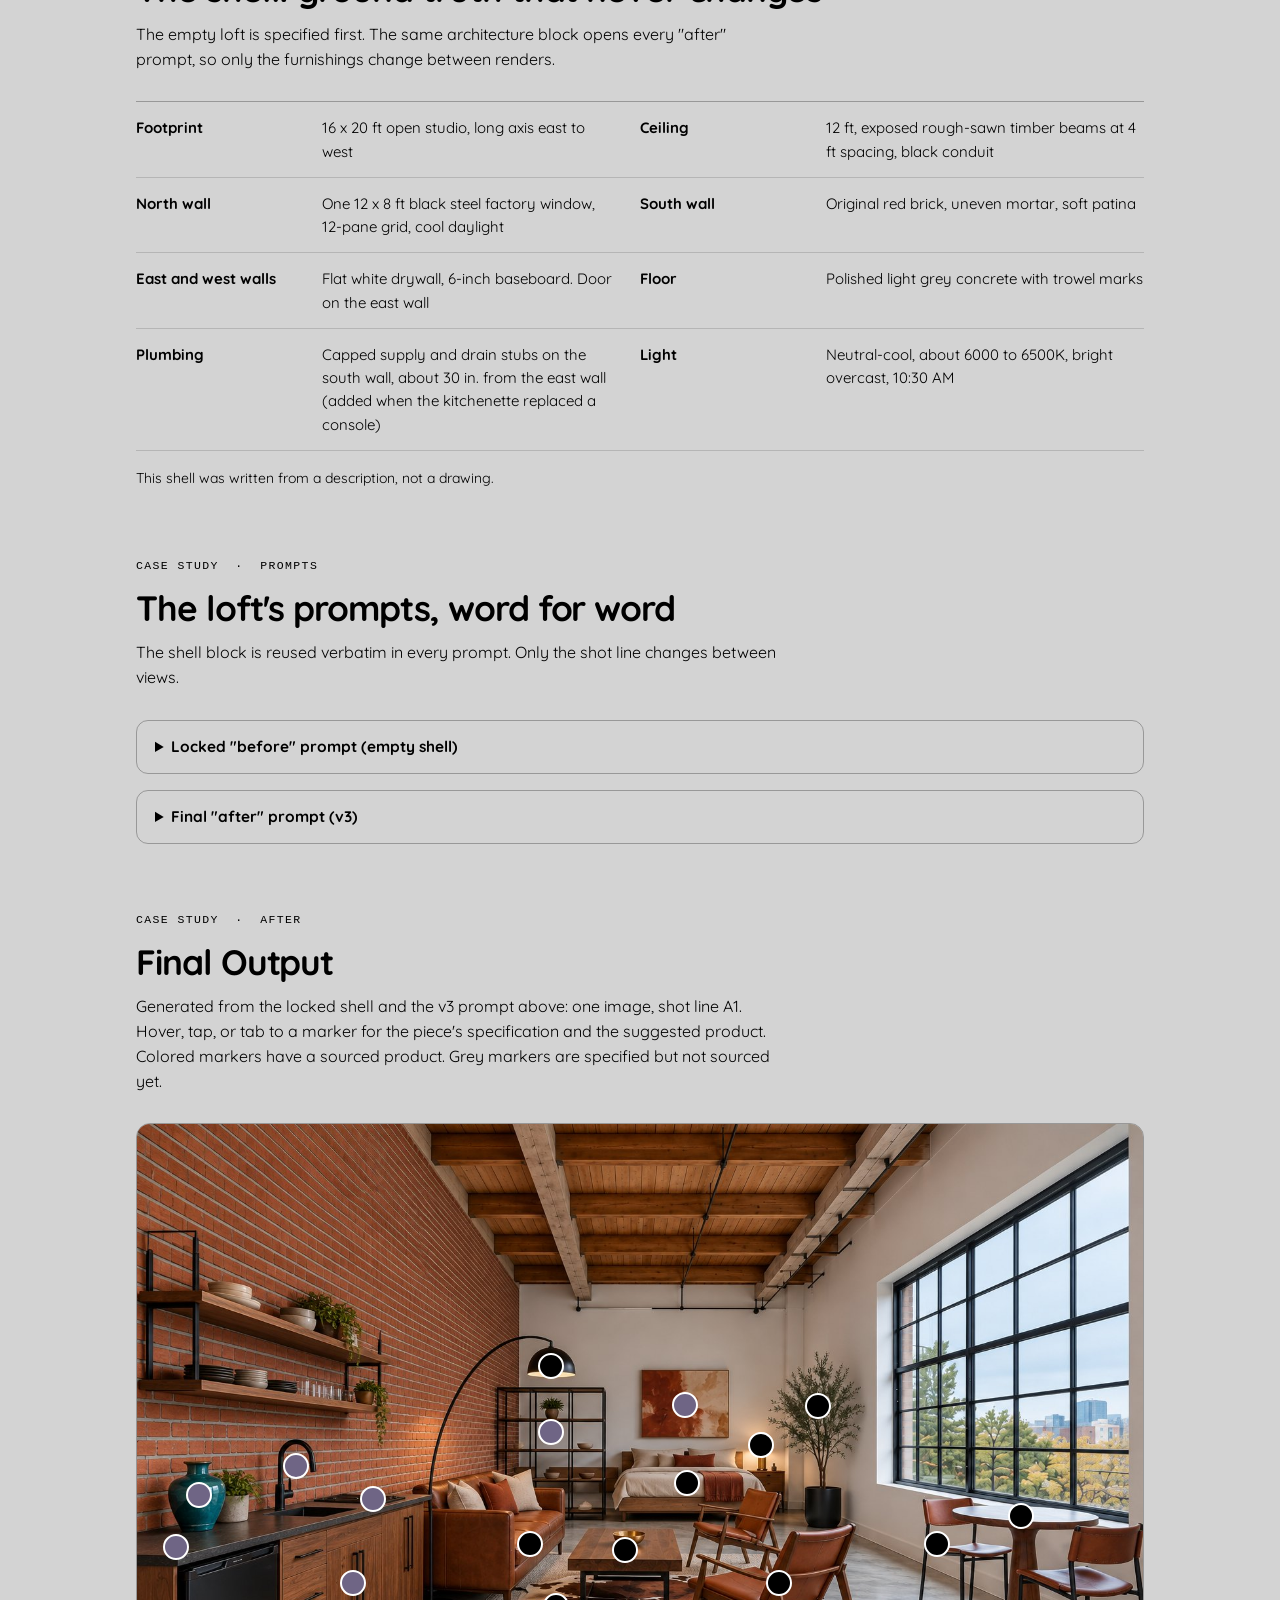
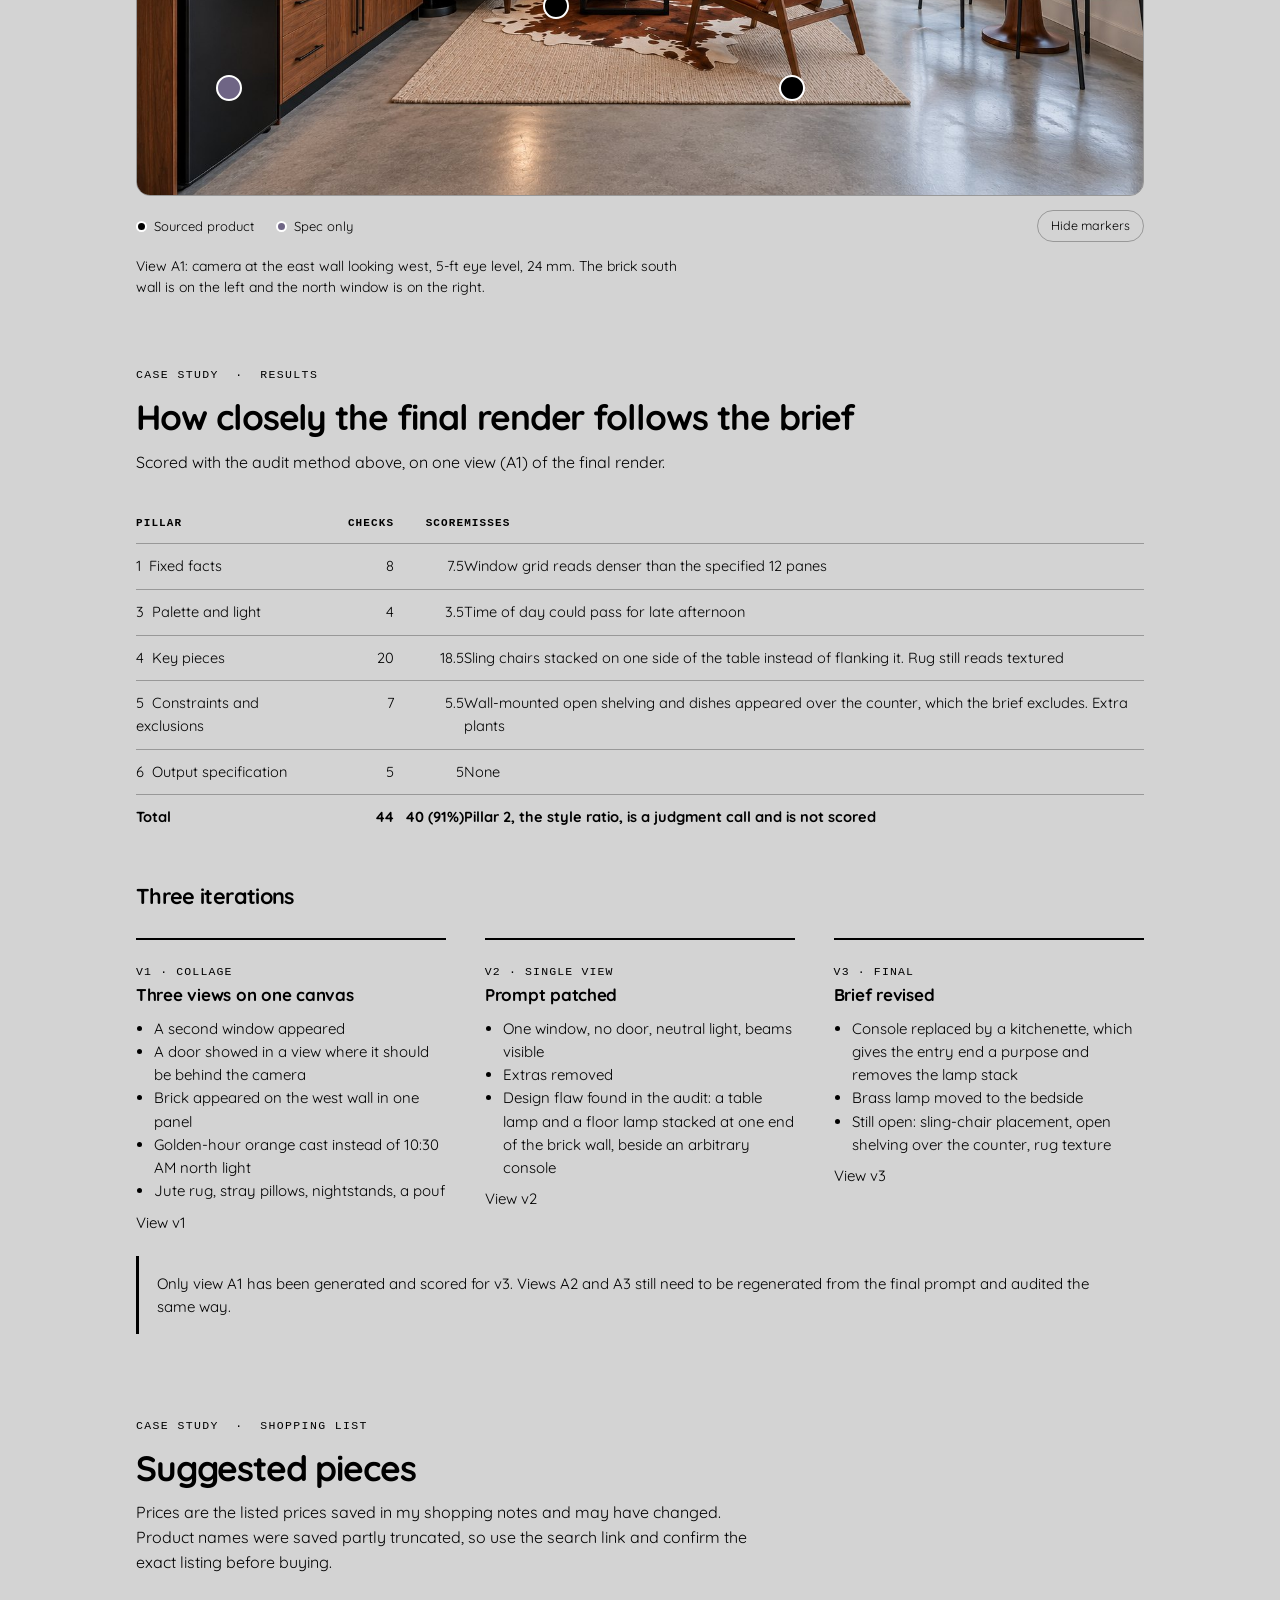
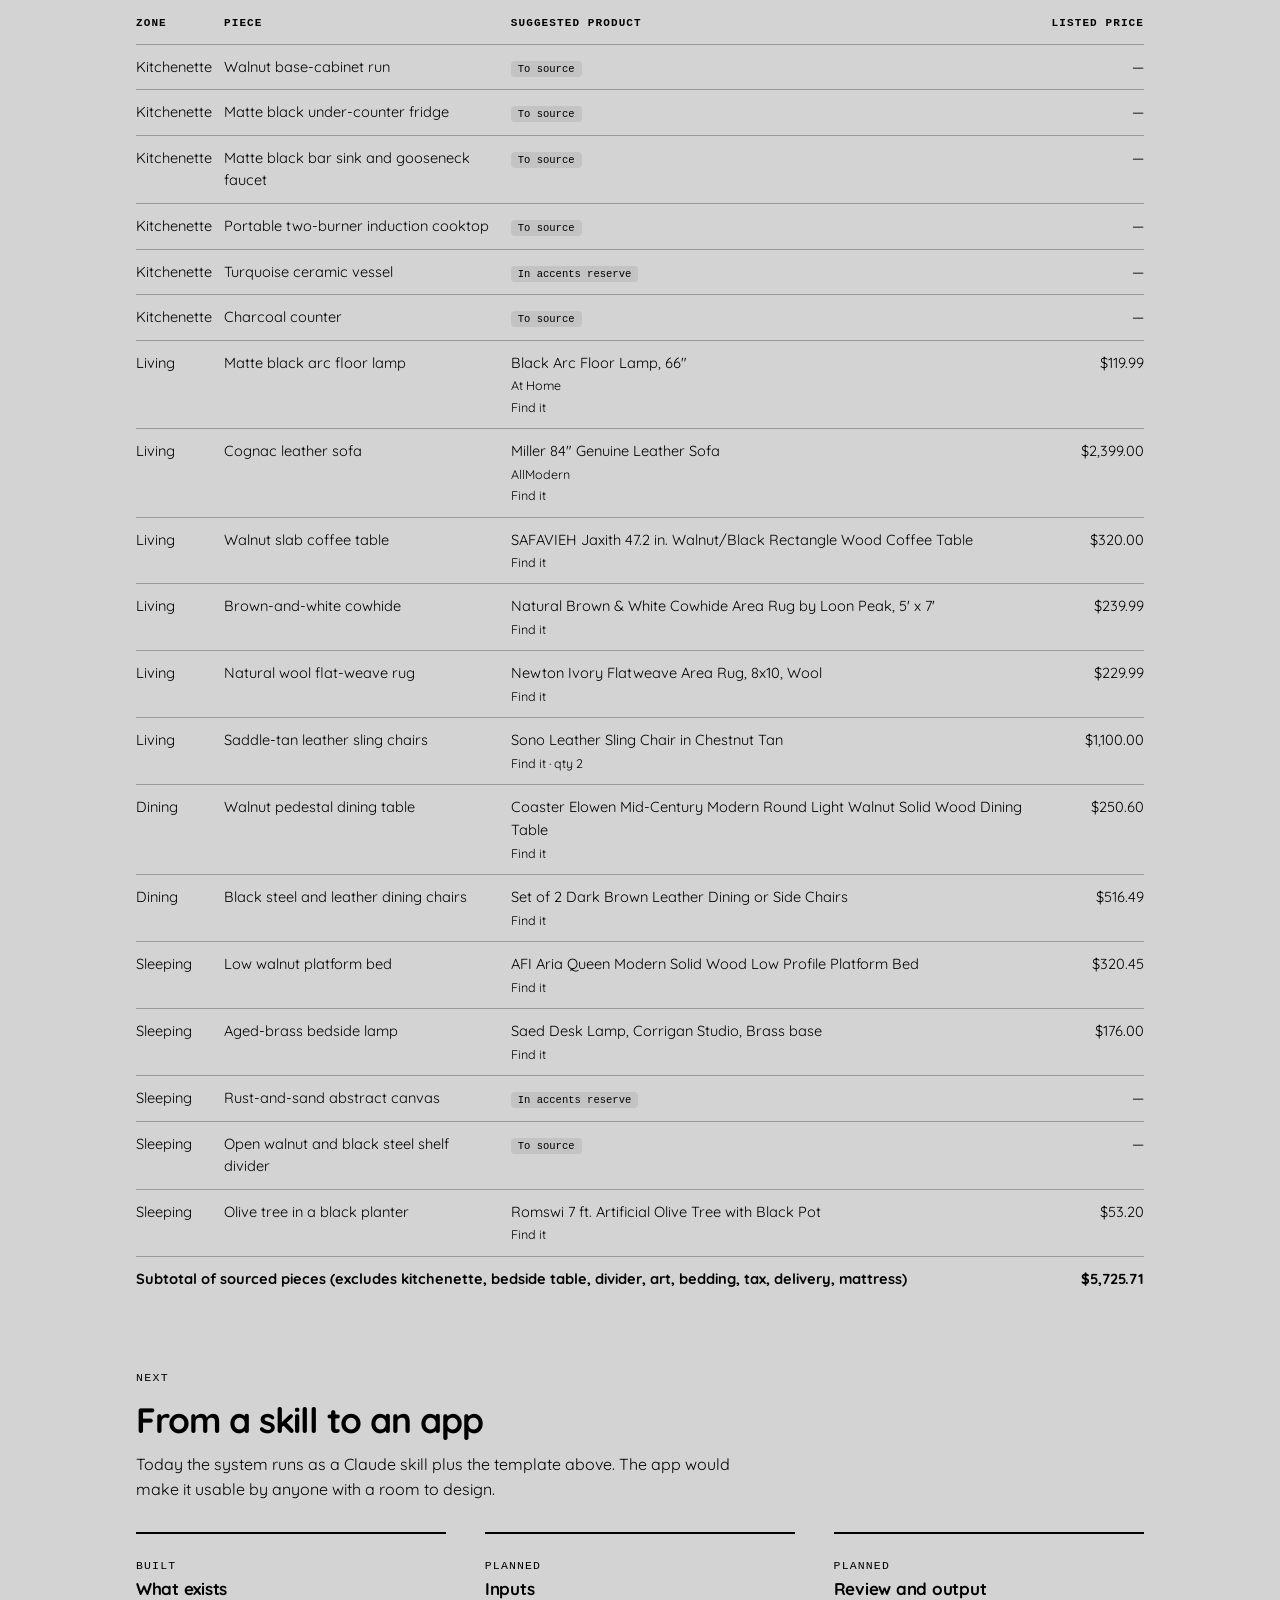
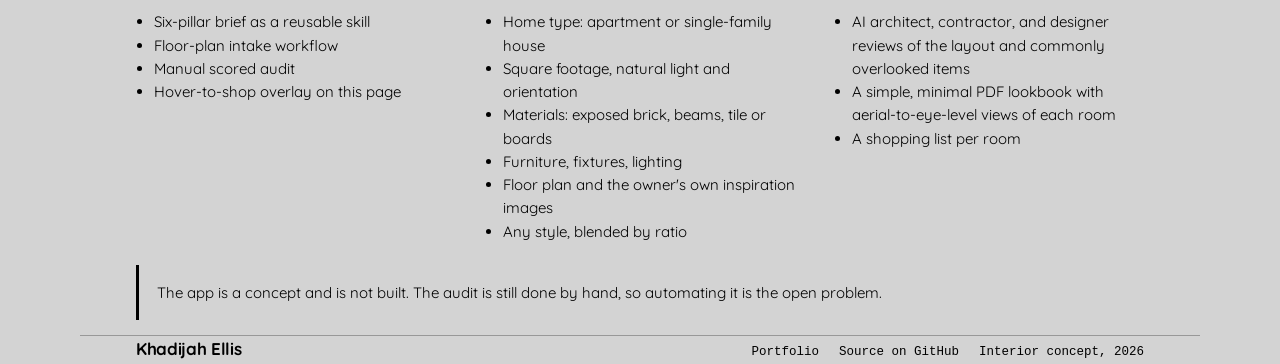
<file: interior-design-system/index.html>
<!doctype html>
<html lang="en" data-page="grey">
<head>
<meta charset="utf-8">
<title>Interior Design System | Khadijah Ellis</title>
<meta name="description" content="A repeatable system for AI interior design: a locked room, a six-pillar brief, floor-plan intake, prompt rules, and scored audits, tested on a 320 sq ft loft.">
<meta name="viewport" content="width=device-width, initial-scale=1">

<style>
  :root {
    --ground:      #FFF9F4;
    --surface:     #FFFFFF;
    --ink:         #2A2340;
    --ink-2:       #5A5170;
    --ink-3:       #6F6585;
    --hairline:    #F0DFD3;
    --hairline-2:  #F7ECE3;
    --accent:      #F2677B;
    --accent-ink:  #C23B4A;
    --chip-bg:     #FDEBDD;
    --chip-ink:    #6B3E3A;
    --band: linear-gradient(90deg, #FFB38A 0%, #FF8FA3 45%, #B7A6E8 75%, #8EC5E8 100%);
    --glow: radial-gradient(60% 60% at 50% 0%, rgba(255,179,138,.35) 0%, rgba(255,143,163,.16) 45%, rgba(255,249,244,0) 100%);
    --shadow: 0 10px 34px rgba(42,35,64,.22);
    --sans: system-ui, -apple-system, "Segoe UI", Helvetica, Arial, sans-serif;
    --mono: ui-monospace, SFMono-Regular, Menlo, Consolas, monospace;
    --col: 1120px;
    --gutter: clamp(20px, 5vw, 56px);
  }

  @media (prefers-color-scheme: dark) {
    :root:not([data-theme="light"]) {
      --ground:     #151022;
      --surface:    #1E1730;
      --ink:        #FFF1E8;
      --ink-2:      #D9CBDC;
      --ink-3:      #B0A2BD;
      --hairline:   #33284A;
      --hairline-2: #271E3B;
      --accent:     #FF8A5B;
      --accent-ink: #FFA67F;
      --chip-bg:    #2A2040;
      --chip-ink:   #D9C9E6;
      --band: linear-gradient(90deg, #FF9A62 0%, #E8506F 40%, #9B5DE5 75%, #3D4A9E 100%);
      --glow: radial-gradient(60% 60% at 50% 0%, rgba(232,80,111,.28) 0%, rgba(155,93,229,.14) 45%, rgba(21,16,34,0) 100%);
      --shadow: 0 10px 34px rgba(0,0,0,.55);
    }
  }

  * { box-sizing: border-box; }

  body {
    margin: 0;
    border-top: 5px solid transparent;
    border-image: var(--band) 1;
    background: var(--ground);
    color: var(--ink);
    font-family: var(--sans);
    font-size: 17px;
    line-height: 1.55;
    -webkit-font-smoothing: antialiased;
  }

  .wrap { max-width: var(--col); margin: 0 auto; padding: 0 var(--gutter); }

  a { color: var(--accent-ink); text-decoration: none; }
  a:hover { text-decoration: underline; text-underline-offset: 3px; }
  a:focus-visible, button:focus-visible, summary:focus-visible {
    outline: 2px solid var(--accent); outline-offset: 3px; border-radius: 4px;
  }

  .eyebrow {
    font-family: var(--mono); font-size: 11.5px; font-weight: 500;
    letter-spacing: 0.12em; text-transform: uppercase; color: var(--ink-3); margin: 0;
  }

  .back { display: inline-block; margin-top: 22px; font-family: var(--mono); font-size: 12.5px; }

  /* Hero */
  .hero { background: var(--glow); padding: clamp(40px, 7vh, 84px) var(--gutter) clamp(36px, 5vh, 56px); text-align: center; }
  .hero h1 {
    margin: 20px 0 0; font-size: clamp(2.4rem, 6.4vw, 4.4rem); font-weight: 700;
    letter-spacing: -0.038em; line-height: 1.02; text-wrap: balance;
  }
  .hero .positioning {
    margin: 24px auto 0; max-width: 62ch; font-size: 1.0625rem; color: var(--ink-2); text-wrap: pretty;
  }

  .metrics {
    display: grid; grid-template-columns: repeat(4, 1fr); gap: 1px;
    margin: clamp(32px, 5vh, 52px) 0 0; background: var(--hairline);
    border: 1px solid var(--hairline); border-radius: 14px; overflow: hidden; text-align: center;
  }
  .metric { background: var(--surface); padding: 24px 16px 22px; }
  .metric .fig {
    display: block; font-size: clamp(1.75rem, 4vw, 2.4rem); font-weight: 600;
    letter-spacing: -0.035em; font-variant-numeric: tabular-nums; line-height: 1;
  }
  .metric .cap { display: block; margin-top: 10px; font-size: 12.5px; line-height: 1.4; color: var(--ink-3); text-wrap: balance; }

  /* Sections */
  section.wrap { padding-top: clamp(52px, 7.5vh, 92px); }
  .sec-head { margin-bottom: 30px; }
  .sec-head h2 {
    margin: 14px 0 0; font-size: clamp(1.6rem, 3.4vw, 2.2rem); font-weight: 600;
    letter-spacing: -0.03em; line-height: 1.12; text-wrap: balance;
  }
  .sec-head p.lede { margin: 12px 0 0; max-width: 64ch; color: var(--ink-3); font-size: 1rem; }

  /* Interactive figure */
  .figure { position: relative; }
  .stage {
    position: relative; border-radius: 14px; overflow: hidden;
    border: 1px solid var(--hairline); background: var(--surface); line-height: 0;
  }
  .stage img { display: block; width: 100%; height: auto; }

  .hs {
    position: absolute; width: 26px; height: 26px; margin: -13px 0 0 -13px; padding: 0;
    border-radius: 50%; border: 2px solid #fff; background: var(--accent); cursor: pointer;
    box-shadow: 0 2px 8px rgba(0,0,0,.45);
    transition: transform .15s ease;
  }
  .hs::after {
    content: ""; position: absolute; inset: -7px; border-radius: 50%;
    border: 2px solid #fff; opacity: .0; animation: pulse 2.6s ease-out infinite;
  }
  .hs:hover, .hs[aria-expanded="true"] { transform: scale(1.18); }
  .hs[aria-expanded="true"] { background: #fff; border-color: var(--accent); }
  .hs.sourced { background: var(--accent); }
  .hs.to-source, .hs.planned { background: #6F6585; }
  .markers-off .hs { display: none; }
  @keyframes pulse { 0% { opacity: .55; transform: scale(.7); } 80%, 100% { opacity: 0; transform: scale(1.25); } }

  .card {
    position: absolute; z-index: 5; width: 310px; max-width: calc(100% - 16px);
    background: var(--surface); color: var(--ink); border: 1px solid var(--hairline);
    border-radius: 12px; padding: 16px 16px 14px; box-shadow: var(--shadow);
    line-height: 1.45; font-size: 14px;
  }
  .card[hidden] { display: none; }
  .card .zone { font-family: var(--mono); font-size: 10.5px; letter-spacing: .12em; text-transform: uppercase; color: var(--ink-3); }
  .card h3 { margin: 4px 0 0; font-size: 1.0625rem; font-weight: 600; letter-spacing: -0.015em; line-height: 1.25; }
  .card .spec { margin: 8px 0 0; color: var(--ink-2); }
  .card .shop { margin-top: 12px; padding-top: 11px; border-top: 1px solid var(--hairline); }
  .card .shop .label { font-family: var(--mono); font-size: 10.5px; letter-spacing: .1em; text-transform: uppercase; color: var(--ink-3); }
  .card .prod { margin: 4px 0 0; font-weight: 600; }
  .card .price { margin: 2px 0 0; color: var(--ink-2); font-variant-numeric: tabular-nums; }
  .card .note { margin: 8px 0 0; color: var(--ink-3); font-size: 13px; }
  .card .find {
    display: inline-block; margin-top: 10px; font-weight: 600; font-size: 13.5px;
  }
  .card .close {
    position: absolute; top: 8px; right: 8px; width: 28px; height: 28px; border: 0;
    background: transparent; color: var(--ink-3); font-size: 20px; line-height: 1; cursor: pointer; border-radius: 6px;
  }

  .legend { display: flex; flex-wrap: wrap; gap: 8px 22px; align-items: center; margin-top: 14px; font-size: 13px; color: var(--ink-3); }
  .legend .dot { display: inline-block; width: 11px; height: 11px; border-radius: 50%; margin-right: 7px; vertical-align: -1px; border: 2px solid #fff; box-shadow: 0 0 0 1px var(--hairline); }
  .legend .dot.s { background: var(--accent); }
  .legend .dot.t { background: #6F6585; }
  .legend button {
    margin-left: auto; font: inherit; font-size: 12.5px; color: var(--accent-ink); background: transparent;
    border: 1px solid var(--hairline); border-radius: 999px; padding: 5px 13px; cursor: pointer;
  }
  .caption { margin: 14px 0 0; font-size: 14px; color: var(--ink-3); max-width: 70ch; }

  .part { padding-top: clamp(64px, 9vh, 110px); }
  .part .inner { border-top: 2px solid var(--ink); padding-top: 22px; }
  .part h2 { margin: 10px 0 0; font-size: clamp(2rem, 4.6vw, 3.1rem); font-weight: 700; letter-spacing: -0.035em; line-height: 1.05; text-wrap: balance; }
  .part p.lede { margin: 12px 0 0; max-width: 64ch; color: var(--ink-3); }
  figure.plain { margin: 0; }
  figure.plain img { display: block; width: 100%; height: auto; border-radius: 14px; border: 1px solid var(--hairline); }
  figure.plain figcaption { margin-top: 12px; font-size: 14px; color: var(--ink-3); max-width: 70ch; }

  /* Cards, grids */
  .grid3 { display: grid; grid-template-columns: repeat(3, 1fr); gap: clamp(22px, 3vw, 40px); }
  .col { border-top: 2px solid var(--accent); padding-top: 16px; }
  .col h3 { margin: 0; font-size: 1.0625rem; font-weight: 600; letter-spacing: -0.015em; }
  .col p, .col li { font-size: 0.9375rem; color: var(--ink-2); }
  .col p { margin: 8px 0 0; }
  .col ul { margin: 8px 0 0; padding-left: 18px; }
  .col .num { font-family: var(--mono); font-size: 11.5px; color: var(--ink-3); letter-spacing: .1em; }

  .facts { display: grid; grid-template-columns: repeat(2, 1fr); gap: 0; border-top: 1px solid var(--hairline); }
  .fact { display: grid; grid-template-columns: 170px 1fr; gap: 16px; padding: 14px 0; border-bottom: 1px solid var(--hairline-2); font-size: 0.9375rem; }
  .fact:nth-child(odd) { padding-right: 24px; }
  .fact dt { font-weight: 600; }
  .fact dd { margin: 0; color: var(--ink-2); }

  ol.principles { list-style: none; counter-reset: p; margin: 0; padding: 0; border-top: 1px solid var(--hairline); }
  ol.principles li { counter-increment: p; display: grid; grid-template-columns: 54px 1fr; gap: 8px; padding: 18px 0; border-bottom: 1px solid var(--hairline); }
  ol.principles li::before { content: counter(p, decimal-leading-zero); font-family: var(--mono); font-size: 12px; color: var(--accent-ink); padding-top: 4px; }
  ol.principles strong { display: block; font-size: 1.0125rem; letter-spacing: -0.01em; }
  ol.principles span { color: var(--ink-2); font-size: 0.9375rem; }

  details { border: 1px solid var(--hairline); border-radius: 12px; background: var(--surface); margin-top: 16px; }
  summary { cursor: pointer; padding: 14px 18px; font-weight: 600; font-size: 0.9625rem; }
  pre {
    margin: 0; padding: 4px 18px 18px; overflow-x: auto; font-family: var(--mono); font-size: 12.5px;
    line-height: 1.7; color: var(--ink-2); white-space: pre-wrap; word-break: break-word;
  }

  table { width: 100%; border-collapse: collapse; font-size: 0.9125rem; }
  th, td { text-align: left; padding: 11px 12px 11px 0; border-bottom: 1px solid var(--hairline); vertical-align: top; }
  th { font-family: var(--mono); font-size: 11px; letter-spacing: .1em; text-transform: uppercase; color: var(--ink-3); font-weight: 500; }
  td.n, th.n { text-align: right; font-variant-numeric: tabular-nums; white-space: nowrap; padding-right: 0; padding-left: 12px; }
  tr.total td { font-weight: 600; border-bottom: 0; }
  td .sub { display: block; color: var(--ink-3); font-size: 12.5px; margin-top: 2px; }
  .table-wrap { overflow-x: auto; }

  .tag { font-family: var(--mono); font-size: 10.5px; background: var(--chip-bg); color: var(--chip-ink); padding: 2px 7px; border-radius: 4px; white-space: nowrap; }

  .callout {
    margin-top: 22px; padding: 16px 18px; border-left: 3px solid var(--accent);
    background: var(--surface); border-radius: 0 10px 10px 0; font-size: 0.9375rem; color: var(--ink-2);
  }

  footer {
    margin-top: clamp(60px, 8vh, 96px); border-top: 1px solid var(--hairline); padding: 36px 0 60px;
    display: flex; flex-wrap: wrap; gap: 14px 36px; align-items: baseline; justify-content: space-between;
  }
  footer .name { font-size: 1.0625rem; font-weight: 600; letter-spacing: -0.02em; }
  footer .meta { font-family: var(--mono); font-size: 12.5px; color: var(--ink-3); display: flex; flex-wrap: wrap; gap: 8px 20px; }

  @media (max-width: 940px) {
    .grid3 { grid-template-columns: 1fr; gap: 24px; }
    .metrics { grid-template-columns: repeat(2, 1fr); }
    .facts { grid-template-columns: 1fr; }
    .fact:nth-child(odd) { padding-right: 0; }
  }
  @media (max-width: 720px) {
    body { font-size: 16px; }
    .card { position: static; width: auto; max-width: none; margin-top: 12px; }
    .fact { grid-template-columns: 1fr; gap: 2px; }
    .legend button { margin-left: 0; }
  }
  @media (prefers-reduced-motion: reduce) {
    * { animation: none !important; transition: none !important; }
  }
</style>
<link rel="stylesheet" href="../theme.css?v=4">
<link rel="stylesheet" href="../site-nav.css?v=3">
</head>
<body>
<main>

  <header class="hero wrap">
    <p class="eyebrow">Case study &nbsp;·&nbsp; Prompt architecture &nbsp;·&nbsp; App concept</p>
    <h1>A repeatable system for AI interior design</h1>
    <p class="positioning">
      Image models redesign the room every time you ask. This system fixes the room first, writes a
      structured brief, prompts from it, and scores every render against it. Tested end to end on
      a 320 sq ft brick-and-timber loft.
    </p>
    <div class="metrics">
      <div class="metric"><span class="fig">6</span><span class="cap">Pillars in the design brief</span></div>
      <div class="metric"><span class="fig">3</span><span class="cap">Prompt iterations, each driven by an audit</span></div>
      <div class="metric"><span class="fig">91%</span><span class="cap">Final render's match to the brief (manual audit, 40 of 44 checks)</span></div>
      <div class="metric"><span class="fig" id="m-count">19</span><span class="cap">Pieces specified and shoppable in the loft case study</span></div>
    </div>
    <a class="back" href="../">&larr; Back to portfolio</a>
  </header>

  <nav class="sn-static wrap" aria-label="Navigation menu">
    <div class="sn-card">
      <div class="sn-head">
        <p class="sn-title">Navigation menu</p>
        <details class="sn-more"><summary>More projects</summary><div class="sn-drop"><a href="../"><strong>Portfolio home</strong><span class="d">IT automation, identity, and Jira administration</span></a><a href="../encoder-gpt/"><strong>Encoder GPT on AWS</strong><span class="d">AI platform: Bedrock, Lambda, Terraform</span></a><a href="./" aria-current="page"><strong>Interior Design System</strong><span class="d">AI prompt architecture, tested on a loft</span></a><a href="https://github.com/klosetk/it-automation-portfolio" target="_blank" rel="noopener noreferrer"><strong>Architecture write-ups</strong><span class="d">IT automation write-ups on GitHub</span></a></div></details>
      </div>
      <div class="sn-links"><a href="#problem">Problem</a><a href="#intake">Lock the room</a><a href="#brief">Brief</a><a href="#strategy">Prompt</a><a href="#audit">Audit</a><a href="#template">Template</a><a href="#shell">Before</a><a href="#prompts">Prompts</a><a href="#final-output">Final Output</a><a href="#accuracy">Results</a><a href="#shopping">Shopping</a><a href="#next">Next</a></div>
    </div>
  </nav>

  <section class="wrap" id="problem">
    <div class="sec-head">
      <p class="eyebrow">The problem</p>
      <h2>Ask an image model for a room three times and you get three rooms</h2>
      <p class="lede">
        The first attempt asked for three views of the loft on one canvas. The model redesigned
        the space in each panel.
      </p>
    </div>
    <figure class="plain">
      <img src="images/iteration-v1-collage.jpg" width="1536" height="1024"
           alt="The first attempt: three views of the loft on one canvas, with a different window, door and wall treatment in each panel.">
      <figcaption>Version 1: three views requested in a single collage.</figcaption>
    </figure>
    <div class="grid3" style="margin-top: 32px;">
      <div class="col"><h3>Geometry drifts</h3><ul><li>A second window appeared</li><li>A door showed in a view where it should be behind the camera</li><li>Brick moved to the west wall in one panel</li></ul></div>
      <div class="col"><h3>Light drifts</h3><ul><li>Golden-hour orange cast instead of 10:30 AM north light</li><li>Ceiling and beams cropped out of two views</li></ul></div>
      <div class="col"><h3>Details drift</h3><ul><li>Jute-textured rug, stray pillows, nightstands, a pouf</li><li>The olive tree switched sides between views</li></ul></div>
    </div>
    <p class="callout">Better adjectives did not fix this. A process did: fix the room first, specify every piece, and score each render against the brief.</p>
  </section>

  <div class="part wrap">
    <div class="inner">
      <p class="eyebrow">Part 1</p>
      <h2>The system</h2>
      <p class="lede">Four steps and a reusable template. Each one exists because of a failure in the first render.</p>
    </div>
  </div>

  <section class="wrap" id="intake">
    <div class="sec-head">
      <p class="eyebrow">Step 1 &nbsp;·&nbsp; Lock the room</p>
      <h2>Fixed facts come from the floor plan, not from the model</h2>
      <p class="lede">
        Give the system a floor plan, blueprint, survey, or CAD export (image or PDF) and it
        extracts the fixed facts instead of asking for them. With no plan, they are typed in or
        measured. Either way, every fact is labeled as read from the plan, calculated, or assumed.
      </p>
    </div>
    <ol class="principles">
      <li><div><strong>Set the scale</strong><span>Read a scale bar, a stated scale, or one labeled dimension. Scale is never inferred from furniture.</span></div></li>
      <li><div><strong>Extract the fixed facts</strong><span>Room dimensions, wall thickness, door and window positions from a named corner, plumbing and electrical, columns, stairs, and finishes from the legend. Ceiling height is often missing from plans, so sections and notes are checked.</span></div></li>
      <li><div><strong>Label every fact</strong><span>Read from the plan, calculated, or assumed. Only critical gaps get a question: north orientation, ceiling height, sill height, which wall is brick.</span></div></li>
      <li><div><strong>Cross-check</strong><span>Dimensions add up, openings fit their walls, and the plan agrees with the description. Conflicts are settled before any image is generated.</span></div></li>
      <li><div><strong>Convert to coordinates and text</strong><span>One origin and one set of axes for every piece and camera. The plan goes into the prompt as words, because image models do not follow drawn plans reliably.</span></div></li>
    </ol>
    <p class="callout">Plans can carry addresses, names, and permit numbers. Redact them before a plan is shown publicly.</p>
  </section>

  <section class="wrap" id="brief">
    <div class="sec-head">
      <p class="eyebrow">Step 2 &nbsp;·&nbsp; Write the brief</p>
      <h2>Six pillars, filled in before any image is generated</h2>
      <p class="lede">Shown here with the loft's values.</p>
    </div>
    <div class="grid3">
      <div class="col"><span class="num">01</span><h3>Fixed facts</h3><p>Dimensions, ceiling, window, walls, floor, openings and services. Typed in, measured, or extracted from an uploaded floor plan. Treated as unchangeable across every prompt.</p></div>
      <div class="col"><span class="num">02</span><h3>Style ratio</h3><p><strong>60% Mid-Century Modern, 25% Industrial, 15% Western Americana.</strong> The industrial share comes from the building. The Western share is carried by material only: saddle leather, cowhide, aged brass.</p></div>
      <div class="col"><span class="num">03</span><h3>Palette tied to light</h3><p>North light is cool and flat, so the palette runs warm: cognac, burnt sienna, saddle tan, oatmeal, walnut, aged brass, with 2700K lamps as the only warm pools.</p></div>
      <div class="col"><span class="num">04</span><h3>Key pieces</h3><p>Every piece is written as material plus placement, for example "84-inch cognac top-grain leather sofa centered on the brick wall facing the window."</p></div>
      <div class="col"><span class="num">05</span><h3>Constraints and exclusions</h3><p>Renter-friendly, freestanding, moderate budget. No chrome or stainless, no barn wood, no animal skulls, no striped patterns, no upper cabinets or open kitchen shelving.</p></div>
      <div class="col"><span class="num">06</span><h3>Output specification</h3><p>5-ft eye level, 24 mm wide angle, f/8, straight verticals, 3:2, one image per generation, plus a room-zone text brief and a shopping table.</p></div>
    </div>
  </section>

  <section class="wrap" id="strategy">
    <div class="sec-head">
      <p class="eyebrow">Step 3 &nbsp;·&nbsp; Prompt from the brief</p>
      <h2>Six rules for prompts that hold the room steady</h2>
      <p class="lede">Each rule exists because a render broke it. Examples are from the loft.</p>
    </div>
    <ol class="principles">
      <li><div><strong>Lock the shell first</strong><span>Generate the empty loft, then reuse its architecture block word for word in every "after" prompt. Consistency comes from repetition, not from asking the model to remember.</span></div></li>
      <li><div><strong>Write material and placement, not nouns</strong><span>"A leather sofa" produces any sofa. "84-inch cognac top-grain leather sofa with tapered walnut legs, centered on the brick wall" produces a checkable one.</span></div></li>
      <li><div><strong>Tie the palette to the light</strong><span>The window faces north, so daylight is cool. The prompt states that and names the warm counter-palette and bulb temperature, which also stopped the model from defaulting to golden hour.</span></div></li>
      <li><div><strong>Spell out orientation</strong><span>Each shot line names which wall is on the left and right and what is behind the camera. The first render put brick on the wrong wall and a door in view until these were added.</span></div></li>
      <li><div><strong>Name what must not appear</strong><span>Negative constraints came from reading failures: exactly one window, no pouf, no striped pillows, no stainless. Each is a line that exists because a render broke the rule.</span></div></li>
      <li><div><strong>One image per generation</strong><span>The first attempt asked for three views in one collage and the model reinvented the room per panel. Generating A1 alone, then using it as a reference for the other views, keeps the room stable.</span></div></li>
    </ol>
  </section>

  <section class="wrap" id="audit">
    <div class="sec-head">
      <p class="eyebrow">Step 4 &nbsp;·&nbsp; Audit the render</p>
      <h2>Score every render against the brief, then patch</h2>
      <p class="lede">
        Each pillar becomes yes-or-no checks. A check scores 1 if the render matches, 0.5 if it
        partly matches, and 0 if it does not. The review is manual and visual, not a pixel
        measurement. The style ratio is a judgment call and is not scored, and true dimensions
        cannot be read from a render, so placement and relative scale are checked instead.
      </p>
    </div>
    <ol class="principles">
      <li><div><strong>Break the brief into checks</strong><span>One check per specified fact: exactly one window, brick on the south wall only, a walnut slab coffee table with a black steel base.</span></div></li>
      <li><div><strong>Score the render and record each miss</strong><span>The result is a score per pillar and a list of what failed, so the next change is targeted.</span></div></li>
      <li><div><strong>Fix the prompt or the brief</strong><span>Rendering errors become new prompt lines. Design problems, such as two lamps stacked at one end or a console with no purpose, change the brief itself.</span></div></li>
    </ol>
  </section>

  <section class="wrap" id="template">
    <div class="sec-head">
      <p class="eyebrow">Template</p>
      <h2>The reusable brief</h2>
      <p class="lede">
        Fill this in once per project and reuse it verbatim for every image.
        <a href="template.md">Download template.md</a>
      </p>
    </div>
    <details open>
      <summary>Six-pillar interior design brief</summary>
<pre>### [Project Name / Concept Title]

#### 1. Fixed Facts (Ground Truth)
* Dimensions &amp; Layout: [e.g., studio loft, 16x20 ft]
* Ceiling &amp; Architecture: [e.g., 12-ft timber-beam ceiling, large factory window facing north]
* Walls &amp; Flooring: [e.g., exposed red brick, polished concrete floors]
* Openings &amp; Services: [door and window positions from a named corner; plumbing and electrical locations]
* Source: [floor plan upload, measured, or assumed; mark each fact [plan], [calc], or [assumed]]

#### 2. Style Ratio
* Breakdown: [e.g., 70% Mid-Century Modern, 20% Western Americana, 10% Industrial]

#### 3. Palette Tied to Light
* Light Adaptation: [e.g., countering cool north light with warm earth tones]

#### 4. Key Pieces (Material + Placement)
* Seating: [e.g., cognac top-grain leather sofa against the brick wall]
* Textiles: [e.g., brown-and-white cowhide layered under the coffee table]
* Lighting &amp; Decor: [e.g., matte black iron arc lamp over the seating zone]

#### 5. Constraints and Exclusions
* Constraints: [e.g., renter-friendly, moderate budget]
* Exclusions: [e.g., no faux-rustic clutter, no chrome finishes]

#### 6. Output Specification
* Image Prompt Specs: [e.g., 5-foot eye level, wide angle, late-afternoon golden hour]
* Text Brief Format: [e.g., room zones + markdown shopping table]</pre>
    </details>
  </section>

  <div class="part wrap" id="case-study">
    <div class="inner">
      <p class="eyebrow">Part 2</p>
      <h2>Case study: the Brick &amp; Saddle Loft</h2>
      <p class="lede">The system applied to a 16 x 20 ft brick-and-timber loft, from the empty shell to a shoppable final render.</p>
    </div>
  </div>

  <section class="wrap" id="shell">
    <div class="sec-head">
      <p class="eyebrow">Case study &nbsp;·&nbsp; Before</p>
      <h2>The shell: ground truth that never changes</h2>
      <p class="lede">
        The empty loft is specified first. The same architecture block opens every "after" prompt,
        so only the furnishings change between renders.
      </p>
    </div>
    <dl class="facts">
      <div class="fact"><dt>Footprint</dt><dd>16 x 20 ft open studio, long axis east to west</dd></div>
      <div class="fact"><dt>Ceiling</dt><dd>12 ft, exposed rough-sawn timber beams at 4 ft spacing, black conduit</dd></div>
      <div class="fact"><dt>North wall</dt><dd>One 12 x 8 ft black steel factory window, 12-pane grid, cool daylight</dd></div>
      <div class="fact"><dt>South wall</dt><dd>Original red brick, uneven mortar, soft patina</dd></div>
      <div class="fact"><dt>East and west walls</dt><dd>Flat white drywall, 6-inch baseboard. Door on the east wall</dd></div>
      <div class="fact"><dt>Floor</dt><dd>Polished light grey concrete with trowel marks</dd></div>
      <div class="fact"><dt>Plumbing</dt><dd>Capped supply and drain stubs on the south wall, about 30 in. from the east wall (added when the kitchenette replaced a console)</dd></div>
      <div class="fact"><dt>Light</dt><dd>Neutral-cool, about 6000 to 6500K, bright overcast, 10:30 AM</dd></div>
    </dl>

    <p class="caption">This shell was written from a description, not a drawing.</p>
  </section>

  <section class="wrap" id="prompts">
    <div class="sec-head">
      <p class="eyebrow">Case study &nbsp;·&nbsp; Prompts</p>
      <h2>The loft's prompts, word for word</h2>
      <p class="lede">The shell block is reused verbatim in every prompt. Only the shot line changes between views.</p>
    </div>
    <details>
      <summary>Locked "before" prompt (empty shell)</summary>
<pre>Architecture &amp; Ground Truth: Empty 16x20 ft open studio loft, 12 ft ceiling with exposed rough-sawn timber beams running north-south at 4 ft spacing. North wall: one large black steel-framed factory window, 12 ft wide x 8 ft tall, 12-pane grid, sill 2.5 ft above floor. South wall: original red brick, uneven mortar, soft patina. East and west walls: matte white painted drywall, 6-inch painted baseboard. Floor: polished concrete, light grey, subtle trowel marks and hairline cracks. Black conduit along the ceiling beams. Two capped copper water supply stubs and one capped drain stub emerge from the south brick wall about 30 inches from the east wall, 6 inches above the floor, with one exposed outlet box beside them. Completely empty, no furniture, no decor, no people.

Palette &amp; Lighting: Cool, diffuse north daylight (about 6500K) through the window, 10:30 AM, soft shadows with no direct sun. Brick reads warm against the cool light.

Camera &amp; Output: 5-foot eye-level camera, 24mm full-frame wide-angle lens, f/8, vertical lines kept straight, hyper-realistic textures, architectural editorial photography, 3:2 aspect ratio.

Shot B1: Camera position: standing at the east door, looking west. Brick wall on the left, window wall on the right, white west wall at the far end.
Shot B2: Camera position: standing 2 ft from the window wall, looking south. Brick wall fills the frame, ceiling beams visible overhead.
Shot B3: Camera position: standing 2 ft from the brick wall, looking north. The factory window is centered and the light falls across the concrete.</pre>
    </details>

    <details>
      <summary>Final "after" prompt (v3)</summary>
<pre>Architecture &amp; Ground Truth: 16x20 ft open studio loft, 12 ft ceiling with exposed rough-sawn timber beams at 4 ft spacing and black ceiling conduit. Exactly ONE window in the whole room: the 12-pane black steel window on the north wall, 12 ft wide x 8 ft tall. Only door is on the east wall, never visible in shots looking west. Brick appears ONLY on the south wall; east, west and north walls are flat white drywall with 6-inch baseboard. Floor: polished light grey concrete.

Style Ratio &amp; Core Pieces: 60% Mid-Century Modern, 25% Industrial, 15% Western Americana. Kitchenette along the south brick wall at the east end: 60-inch walnut-fronted base run, black steel pulls, honed charcoal counter, matte black bar sink with gooseneck faucet, matte black 24-inch under-counter fridge, plug-in two-burner induction cooktop, one turquoise ceramic vessel; bare brick above, no upper cabinets, no open shelving. Living zone: 84-inch cognac top-grain leather sofa with walnut legs centered on the brick wall facing the window, 3 solid pillows (two oatmeal, one burnt sienna); 48-inch walnut slab coffee table with black steel base holding one low brass bowl; tightly woven natural oatmeal wool flat-weave rug, flat pile, no jute texture, with a brown-and-white cowhide layered on top; one saddle-tan leather sling chair with walnut frame at each end of the coffee table, angled 30 degrees toward the sofa; matte black iron arc floor lamp arching over the sofa's east end. Dining: 42-inch round walnut pedestal table with two black steel and saddle-leather chairs at the east end of the window. Sleeping zone at the west end: low walnut platform bed, headboard on the west wall, oatmeal linen, burnt-sienna throw, one small walnut bedside table with an aged-brass lamp, rust-and-sand abstract canvas above the bed, 5-foot open walnut and black steel shelf divider with only a few objects, offset from the bed's foot. One 7-foot olive tree in a matte black planter at the west end of the north wall. Curated and sparse. No stainless or chrome, no faux-rustic decor, no barn wood, no animal skulls, no pouf, no books, no striped patterns.

Color Palette &amp; Lighting: neutral-cool daylight white balance (~6000-6500K) on concrete and white walls, bright overcast 10:30 AM. Only the arc lamp and brass lamp cast small 2700K warm pools. Not golden hour, no orange color cast. Warm cognac, burnt sienna, saddle tan, oatmeal, walnut, aged brass.

Camera &amp; Output Specs: 5-foot eye-level, 24mm full-frame wide-angle, f/8, straight verticals, ceiling beams visible, hyper-realistic leather, walnut and brick texture, architectural editorial photography, 3:2. One image per generation.

Shot A1: Camera at the east wall looking west. Brick wall and kitchenette on the LEFT, window wall on the RIGHT, bed zone at the far end.</pre>
    </details>
  </section>

  <section class="wrap" id="final-output">
    <div class="sec-head">
      <p class="eyebrow">Case study &nbsp;·&nbsp; After</p>
      <h2>Final Output</h2>
      <p class="lede">
        Generated from the locked shell and the v3 prompt above: one image, shot line A1. Hover,
        tap, or tab to a marker for the piece's specification and the suggested product. Colored
        markers have a sourced product. Grey markers are specified but not sourced yet.
      </p>
    </div>

    <div class="figure" id="figure">
      <div class="stage" id="stage">
        <img src="images/after-a1-v3.jpg" width="1536" height="1024"
             alt="Rendered view of the finished loft: a walnut kitchenette along a red brick wall on the left, a cognac leather sofa with an arc floor lamp, a cowhide-layered wool rug, two leather sling chairs, a bed and olive tree at the far end, and a black steel factory window on the right.">
      </div>
      <aside class="card" id="card" role="region" aria-label="Item details" aria-live="polite" hidden></aside>
    </div>

    <div class="legend">
      <span><span class="dot s"></span>Sourced product</span>
      <span><span class="dot t"></span>Spec only</span>
      <button type="button" id="toggle">Hide markers</button>
    </div>
    <p class="caption">
      View A1: camera at the east wall looking west, 5-ft eye level, 24 mm. The brick south wall
      is on the left and the north window is on the right.
    </p>
  </section>

  <section class="wrap" id="accuracy">
    <div class="sec-head">
      <p class="eyebrow">Case study &nbsp;·&nbsp; Results</p>
      <h2>How closely the final render follows the brief</h2>
      <p class="lede">Scored with the audit method above, on one view (A1) of the final render.</p>
    </div>

    <div class="table-wrap">
      <table>
        <thead><tr><th>Pillar</th><th class="n">Checks</th><th class="n">Score</th><th>Misses</th></tr></thead>
        <tbody>
          <tr><td>1 &nbsp;Fixed facts</td><td class="n">8</td><td class="n">7.5</td><td>Window grid reads denser than the specified 12 panes</td></tr>
          <tr><td>3 &nbsp;Palette and light</td><td class="n">4</td><td class="n">3.5</td><td>Time of day could pass for late afternoon</td></tr>
          <tr><td>4 &nbsp;Key pieces</td><td class="n">20</td><td class="n">18.5</td><td>Sling chairs stacked on one side of the table instead of flanking it. Rug still reads textured</td></tr>
          <tr><td>5 &nbsp;Constraints and exclusions</td><td class="n">7</td><td class="n">5.5</td><td>Wall-mounted open shelving and dishes appeared over the counter, which the brief excludes. Extra plants</td></tr>
          <tr><td>6 &nbsp;Output specification</td><td class="n">5</td><td class="n">5</td><td>None</td></tr>
          <tr class="total"><td>Total</td><td class="n">44</td><td class="n">40 (91%)</td><td>Pillar 2, the style ratio, is a judgment call and is not scored</td></tr>
        </tbody>
      </table>
    </div>

    <div class="sec-head" style="margin-top: 44px;">
      <h2 style="font-size: 1.35rem;">Three iterations</h2>
    </div>
    <div class="grid3">
      <div class="col">
        <span class="num">V1 · COLLAGE</span>
        <h3>Three views on one canvas</h3>
        <ul>
          <li>A second window appeared</li>
          <li>A door showed in a view where it should be behind the camera</li>
          <li>Brick appeared on the west wall in one panel</li>
          <li>Golden-hour orange cast instead of 10:30 AM north light</li>
          <li>Jute rug, stray pillows, nightstands, a pouf</li>
        </ul>
        <p><a href="images/iteration-v1-collage.jpg">View v1</a></p>
      </div>
      <div class="col">
        <span class="num">V2 · SINGLE VIEW</span>
        <h3>Prompt patched</h3>
        <ul>
          <li>One window, no door, neutral light, beams visible</li>
          <li>Extras removed</li>
          <li>Design flaw found in the audit: a table lamp and a floor lamp stacked at one end of the brick wall, beside an arbitrary console</li>
        </ul>
        <p><a href="images/iteration-v2-a1.jpg">View v2</a></p>
      </div>
      <div class="col">
        <span class="num">V3 · FINAL</span>
        <h3>Brief revised</h3>
        <ul>
          <li>Console replaced by a kitchenette, which gives the entry end a purpose and removes the lamp stack</li>
          <li>Brass lamp moved to the bedside</li>
          <li>Still open: sling-chair placement, open shelving over the counter, rug texture</li>
        </ul>
        <p><a href="images/after-a1-v3.jpg">View v3</a></p>
      </div>
    </div>

    <p class="callout">
      Only view A1 has been generated and scored for v3. Views A2 and A3 still need to be
      regenerated from the final prompt and audited the same way.
    </p>
  </section>

  <section class="wrap" id="shopping">
    <div class="sec-head">
      <p class="eyebrow">Case study &nbsp;·&nbsp; Shopping list</p>
      <h2>Suggested pieces</h2>
      <p class="lede" id="price-note"></p>
    </div>
    <div class="table-wrap">
      <table>
        <thead><tr><th>Zone</th><th>Piece</th><th>Suggested product</th><th class="n">Listed price</th></tr></thead>
        <tbody id="shop-body"></tbody>
      </table>
    </div>
  </section>

  <section class="wrap" id="next">
    <div class="sec-head">
      <p class="eyebrow">Next</p>
      <h2>From a skill to an app</h2>
      <p class="lede">Today the system runs as a Claude skill plus the template above. The app would make it usable by anyone with a room to design.</p>
    </div>
    <div class="grid3">
      <div class="col"><span class="num">BUILT</span><h3>What exists</h3><ul><li>Six-pillar brief as a reusable skill</li><li>Floor-plan intake workflow</li><li>Manual scored audit</li><li>Hover-to-shop overlay on this page</li></ul></div>
      <div class="col"><span class="num">PLANNED</span><h3>Inputs</h3><ul><li>Home type: apartment or single-family house</li><li>Square footage, natural light and orientation</li><li>Materials: exposed brick, beams, tile or boards</li><li>Furniture, fixtures, lighting</li><li>Floor plan and the owner's own inspiration images</li><li>Any style, blended by ratio</li></ul></div>
      <div class="col"><span class="num">PLANNED</span><h3>Review and output</h3><ul><li>AI architect, contractor, and designer reviews of the layout and commonly overlooked items</li><li>A simple, minimal PDF lookbook with aerial-to-eye-level views of each room</li><li>A shopping list per room</li></ul></div>
    </div>
    <p class="callout">The app is a concept and is not built. The audit is still done by hand, so automating it is the open problem.</p>
  </section>

  <footer class="wrap">
    <span class="name">Khadijah Ellis</span>
    <span class="meta">
      <a href="../">Portfolio</a>
      <a href="https://github.com/klosetk/klosetk.github.io/tree/main/interior-design-system">Source on GitHub</a>
      <span>Interior concept, 2026</span>
    </span>
  </footer>

</main>

<script src="../site-nav.js?v=3"></script>
<script>
(function () {
  var W = 1536, H = 1024;
  var stage = document.getElementById('stage');
  var figure = document.getElementById('figure');
  var card = document.getElementById('card');
  var toggle = document.getElementById('toggle');
  var items = [], byId = {}, current = null, pinned = false, closeTimer = null, quiet = false;

  function refocus(el) { quiet = true; el.focus(); quiet = false; }

  function money(n) {
    return '$' + n.toLocaleString('en-US', { minimumFractionDigits: 2, maximumFractionDigits: 2 });
  }
  function esc(s) {
    return String(s).replace(/[&<>"']/g, function (c) {
      return { '&': '&amp;', '<': '&lt;', '>': '&gt;', '"': '&quot;', "'": '&#39;' }[c];
    });
  }
  function searchUrl(it) {
    var q = it.product + (it.seller ? ' ' + it.seller : '');
    return 'https://www.google.com/search?q=' + encodeURIComponent(q);
  }
  function priceLine(it) {
    if (it.price == null) return '';
    return it.qty > 1
      ? 'Listed ' + money(it.price) + ' each, ' + it.qty + ' needed (' + money(it.price * it.qty) + ')'
      : 'Listed ' + money(it.price);
  }

  function cardHtml(it) {
    var shop;
    if (it.product) {
      shop = '<div class="shop"><div class="label">Suggested item</div>' +
        '<p class="prod">' + esc(it.product) + '</p>' +
        '<p class="price">' + esc(priceLine(it)) + (it.seller ? ' &middot; ' + esc(it.seller) : '') + '</p>' +
        '<a class="find" href="' + searchUrl(it) + '" target="_blank" rel="noopener noreferrer">Find it &rarr;</a></div>';
    } else {
      shop = '<div class="shop"><div class="label">Suggested item</div>' +
        '<p class="prod">Not sourced yet</p>' +
        '<p class="price">The specification above is the search brief.</p></div>';
    }
    return '<button type="button" class="close" aria-label="Close details">&times;</button>' +
      '<div class="zone">' + esc(it.zone) + '</div>' +
      '<h3>' + esc(it.name) + '</h3>' +
      '<p class="spec">' + esc(it.spec) + '</p>' + shop +
      (it.note ? '<p class="note">' + esc(it.note) + '</p>' : '');
  }

  function place(btn) {
    if (window.matchMedia('(max-width: 720px)').matches) { card.style.left = ''; card.style.top = ''; return; }
    var s = figure.getBoundingClientRect(), b = btn.getBoundingClientRect();
    var cw = card.offsetWidth, ch = card.offsetHeight;
    var cx = b.left - s.left + b.width / 2, cy = b.top - s.top + b.height / 2;
    var x = cx + 22;
    if (x + cw > s.width - 8) x = cx - 22 - cw;
    if (x < 8) x = 8;
    var y = Math.max(8, Math.min(cy - 30, s.height - ch - 8));
    card.style.left = x + 'px';
    card.style.top = y + 'px';
  }

  function open(btn, pin) {
    clearTimeout(closeTimer);
    if (current && current !== btn) current.setAttribute('aria-expanded', 'false');
    current = btn; pinned = !!pin;
    card.innerHTML = cardHtml(byId[btn.dataset.id]);
    card.hidden = false;
    btn.setAttribute('aria-expanded', 'true');
    place(btn);
    card.querySelector('.close').addEventListener('click', function () { close(true); refocus(btn); });
  }
  function close(force) {
    if (pinned && !force) return;
    if (current) current.setAttribute('aria-expanded', 'false');
    card.hidden = true; current = null; pinned = false;
  }
  function soon() { clearTimeout(closeTimer); closeTimer = setTimeout(function () { close(false); }, 180); }

  function build(data) {
    items = data.items;
    items.forEach(function (it) { byId[it.id] = it; });
    document.getElementById('m-count').textContent = items.length;
    document.getElementById('price-note').textContent = data.priceNote;

    items.forEach(function (it) {
      var b = document.createElement('button');
      b.type = 'button';
      b.className = 'hs ' + (it.product ? 'sourced' : 'to-source');
      b.dataset.id = it.id;
      b.style.left = (it.x / W * 100) + '%';
      b.style.top = (it.y / H * 100) + '%';
      b.setAttribute('aria-label', it.name + ': suggested item details');
      b.setAttribute('aria-expanded', 'false');
      b.setAttribute('aria-controls', 'card');
      b.addEventListener('mouseenter', function () { if (!pinned) open(b, false); });
      b.addEventListener('mouseleave', soon);
      b.addEventListener('focus', function () { if (!pinned && !quiet) open(b, false); });
      b.addEventListener('click', function (e) {
        e.stopPropagation();
        if (current === b && pinned) close(true); else open(b, true);
      });
      stage.appendChild(b);
    });

    card.addEventListener('mouseenter', function () { clearTimeout(closeTimer); });
    card.addEventListener('mouseleave', soon);
    document.addEventListener('click', function (e) {
      if (!card.hidden && !card.contains(e.target)) close(true);
    });
    document.addEventListener('keydown', function (e) {
      if (e.key === 'Escape' && !card.hidden) { var c = current; close(true); if (c) refocus(c); }
    });
    window.addEventListener('resize', function () { if (current) place(current); });

    var body = document.getElementById('shop-body'), sub = 0, rows = '';
    var order = ['Kitchenette', 'Living', 'Dining', 'Sleeping'];
    order.forEach(function (z) {
      items.filter(function (it) { return it.zone === z; }).forEach(function (it) {
        var price = it.price != null ? money(it.price * it.qty) : '&mdash;';
        if (it.price != null) sub += it.price * it.qty;
        var prod = it.product
          ? esc(it.product) + (it.seller ? '<span class="sub">' + esc(it.seller) + '</span>' : '') +
            '<span class="sub"><a href="' + searchUrl(it) + '" target="_blank" rel="noopener noreferrer">Find it</a>' +
            (it.qty > 1 ? ' &middot; qty ' + it.qty : '') + '</span>'
          : '<span class="tag">' + (it.status === 'planned' ? 'In accents reserve' : 'To source') + '</span>';
        rows += '<tr><td>' + esc(z) + '</td><td>' + esc(it.name) + '</td><td>' + prod + '</td><td class="n">' + price + '</td></tr>';
      });
    });
    rows += '<tr class="total"><td colspan="3">Subtotal of sourced pieces (excludes kitchenette, bedside table, divider, art, bedding, tax, delivery, mattress)</td><td class="n">' + money(sub) + '</td></tr>';
    body.innerHTML = rows;
  }

  toggle.addEventListener('click', function () {
    var off = stage.classList.toggle('markers-off');
    toggle.textContent = off ? 'Show markers' : 'Hide markers';
    if (off) close(true);
  });

  fetch('items.json')
    .then(function (r) { if (!r.ok) throw new Error(r.status); return r.json(); })
    .then(build)
    .catch(function () {
      document.getElementById('price-note').textContent = 'The item data could not be loaded. Reload the page, or see shopping.md in the repository.';
    });
})();
</script>

</body>
</html>
</file>
<file: theme.css>
/* Shared minimal theme: one solid Morning-dew colour per page, black Quicksand type.
   Set the page colour with <html data-page="aqua|mint|grey">. */
@font-face{font-family:"Quicksand";src:url("fonts/quicksand-regular.woff2?v=3") format("woff2");font-weight:300 500;font-style:normal;font-display:swap}
@font-face{font-family:"Quicksand";src:url("fonts/quicksand-bold.woff2?v=3") format("woff2");font-weight:600 800;font-style:normal;font-display:swap}

:root:root:root{
  --ground:#AFEEEE; --surface:transparent;
  --ink:#000; --ink-2:#000; --ink-3:#000;
  --hairline:rgba(0,0,0,.28); --hairline-2:rgba(0,0,0,.14);
  --accent:#000; --accent-ink:#000; --teal:#000;
  --chip-bg:rgba(0,0,0,.08); --chip-ink:#000;
  --band:none; --glow:none; --shadow:none;
  --sans:"Quicksand",system-ui,-apple-system,"Segoe UI",Helvetica,Arial,sans-serif;
  --mono:ui-monospace,"Roboto Mono",SFMono-Regular,Menlo,Consolas,monospace;
  color-scheme:light;
}
:root:root:root[data-page="aqua"]{--ground:#AFEEEE}
:root:root:root[data-page="mint"]{--ground:#ADEBB3}
:root:root:root[data-page="grey"]{--ground:#D3D3D3}

html,body{background:var(--ground)!important;color:#000}
*{border-image:none!important;box-shadow:none!important;text-shadow:none!important}
.hero,.sn-bar,.sn-card,.sn-drop{background:var(--ground)!important;background-image:none!important}
h1,h2,h3,h4,strong,b,th{font-weight:700}
a{color:#000}
.method,p,li,td{font-family:var(--sans)}
.metrics{background:transparent!important;gap:0!important}
.metric{background:transparent!important;outline:1px solid var(--hairline);outline-offset:-.5px}
.status.live{color:#000!important;border-color:#000!important}

/* Navigation bar: always at the top of every page */
.sn-static{display:none!important}
body{padding-top:58px}
.sn-bar{border-bottom:1px solid #000!important}
.sn-bar .sn-inline{display:none}
@media (min-width:1100px){
  .sn-bar .sn-inline{display:flex;flex:1;flex-wrap:nowrap;gap:4px;min-width:0}
  .sn-inline a{padding:6px 10px;font-size:13.5px;border-color:transparent!important;background:transparent!important;white-space:nowrap}
  .sn-inline a:hover,.sn-inline a[aria-current="true"]{border-color:#000!important}
  .sn-bar .sn-btn.has-chev,.sn-now{display:none!important}
}
.sn-bar .sn-more{flex:none}
@media (min-width:1100px){.sn-bar .sn-inline{overflow-x:auto;scrollbar-width:none;flex:1 1 0}.sn-bar .sn-inline::-webkit-scrollbar{display:none}}
@media (min-width:1100px){
  .sn-bar.sn-overflow .sn-inline{display:none!important}
  .sn-bar.sn-overflow .sn-btn.has-chev{display:inline-flex!important}
  .sn-bar.sn-overflow .sn-now{display:block!important;flex:1}
}

/* Legibility: opaque soft panels over photos, and buttons that never go black-on-black */
.card,.sn-drop,.sn-pop{background:#F7F7F4!important;color:#000!important;border:1px solid #000!important}
.card *{color:#000}
.card .zone,.card .shop .label,.card .spec{color:#262626!important}
.try-go,.try-go:hover{background:#fff!important;color:#000!important;border:1px solid #000!important;filter:none!important}
.try-go:hover{background:#F7F7F4!important}
.samples button,.samples button:hover,.samples button[aria-pressed="true"]{background:#fff!important;color:#000!important;border-color:#000!important}
.samples button[aria-pressed="true"]{background:#F7F7F4!important;font-weight:700}
.sugg li,.redacted{background:#F7F7F4!important;color:#000!important}
.src{background:#fff!important;color:#000!important;border:1px solid #000}
</file>
<file: site-nav.css>
/* Shared navigation menu for every page on this site. */
html { scroll-behavior: smooth; }


:root { --sn-line: var(--hairline); }
@supports (color: color-mix(in srgb, red 50%, blue)) {
  :root { --sn-line: color-mix(in srgb, var(--ink-3) 50%, transparent); }
}

/* Boxed menu: sits under the hero */
.sn-static { margin-top: clamp(24px, 4vh, 40px); }
.sn-card { border: 1px solid var(--sn-line); border-radius: 14px; background: var(--surface); padding: 16px 18px 18px; }
.sn-head { display: flex; align-items: center; justify-content: space-between; gap: 12px; flex-wrap: wrap; margin-bottom: 12px; }
.sn-title { margin: 0; font-family: var(--mono); font-size: 11.5px; font-weight: 600; letter-spacing: .12em; text-transform: uppercase; color: var(--ink-3); }

.sn-links, .sn-panel { display: flex; flex-wrap: wrap; gap: 8px; }
.sn-links a, .sn-panel a {
  display: inline-block; padding: 8px 14px; border: 1px solid var(--sn-line); border-radius: 8px;
  background: var(--ground); color: var(--ink); font-family: var(--sans); font-size: 14px; line-height: 1.2;
}
.sn-links a:hover, .sn-panel a:hover { border-color: var(--accent); color: var(--accent-ink); text-decoration: none; }
.sn-links a[aria-current="true"], .sn-panel a[aria-current="true"] { border-color: var(--accent); background: var(--chip-bg); font-weight: 600; }

/* Boxed buttons */
.sn-btn, .sn-more > summary {
  display: inline-flex; align-items: center; gap: 8px; padding: 8px 14px; border: 1px solid var(--sn-line);
  border-radius: 8px; background: var(--surface); color: var(--ink); font: 600 14px/1.2 var(--sans);
  cursor: pointer; list-style: none;
}
.sn-more > summary { display: flex; }
.sn-more > summary::-webkit-details-marker { display: none; }
.sn-btn:hover, .sn-more > summary:hover { border-color: var(--accent); }
.sn-more > summary::after, .sn-btn.has-chev::after {
  content: ""; width: 6px; height: 6px; border-right: 2px solid currentColor; border-bottom: 2px solid currentColor;
  transform: rotate(45deg) translateY(-2px); margin-left: 2px;
}
.sn-more[open] > summary, .sn-btn[aria-expanded="true"] { border-color: var(--accent); }
.sn-burger { width: 14px; height: 2px; background: currentColor; box-shadow: 0 -5px 0 currentColor, 0 5px 0 currentColor; }
.sn-btn:focus-visible, .sn-more > summary:focus-visible, .sn-links a:focus-visible, .sn-panel a:focus-visible, .sn-drop a:focus-visible {
  outline: 2px solid var(--accent); outline-offset: 3px;
}

/* More projects dropdown */
.sn-more { position: relative; }
.sn-drop {
  position: absolute; right: 0; top: calc(100% + 8px); z-index: 50; width: min(340px, calc(100vw - 32px));
  background: var(--surface); border: 1px solid var(--sn-line); border-radius: 12px; padding: 6px;
  box-shadow: var(--shadow, 0 10px 34px rgba(42, 35, 64, .22));
}
.sn-drop a { display: block; padding: 10px 12px; border-radius: 8px; color: var(--ink); }
.sn-drop a:hover { background: var(--chip-bg); text-decoration: none; }
.sn-drop a[aria-current="page"] { background: var(--chip-bg); }
.sn-drop strong { display: block; font-size: 14.5px; font-weight: 600; }
.sn-drop .d { display: block; margin-top: 2px; font-size: 12.5px; color: var(--ink-3); }

/* Menu bar: sticky at the top of the page from the first paint (built by site-nav.js) */
.sn-bar {
  position: fixed; top: 0; left: 0; right: 0; z-index: 30; background: var(--ground);
  border-bottom: 1px solid var(--sn-line); padding-top: env(safe-area-inset-top, 0px);
  transition: transform .22s ease, opacity .22s ease;
}
/* Hidden while the boxed menu under the hero is on screen, so only one menu shows at a time */
.sn-bar.is-hidden { transform: translateY(-100%); opacity: 0; pointer-events: none; }
section[id], .part[id] { scroll-margin-top: 72px; }
.sn-bar .sn-bar-in { display: flex; align-items: center; gap: 12px; padding-top: 9px; padding-bottom: 9px; }
.sn-now { flex: 1; min-width: 0; overflow: hidden; text-overflow: ellipsis; white-space: nowrap; font-size: 13.5px; color: var(--ink-3); }
.sn-pop {
  position: absolute; left: 0; right: 0; top: 100%; background: var(--ground); border-bottom: 1px solid var(--sn-line);
  box-shadow: var(--shadow, 0 10px 34px rgba(42, 35, 64, .22)); max-height: 60vh; overflow-y: auto;
}
.sn-pop[hidden] { display: none; }
.sn-pop .sn-panel { padding-top: 4px; padding-bottom: 16px; }

@media (max-width: 560px) {
  .sn-now { display: none; }
  .sn-bar .sn-bar-in { justify-content: space-between; }
}

@media (prefers-reduced-motion: reduce) {
  html { scroll-behavior: auto; }
  .sn-bar { transition: none; }
}
</file>
